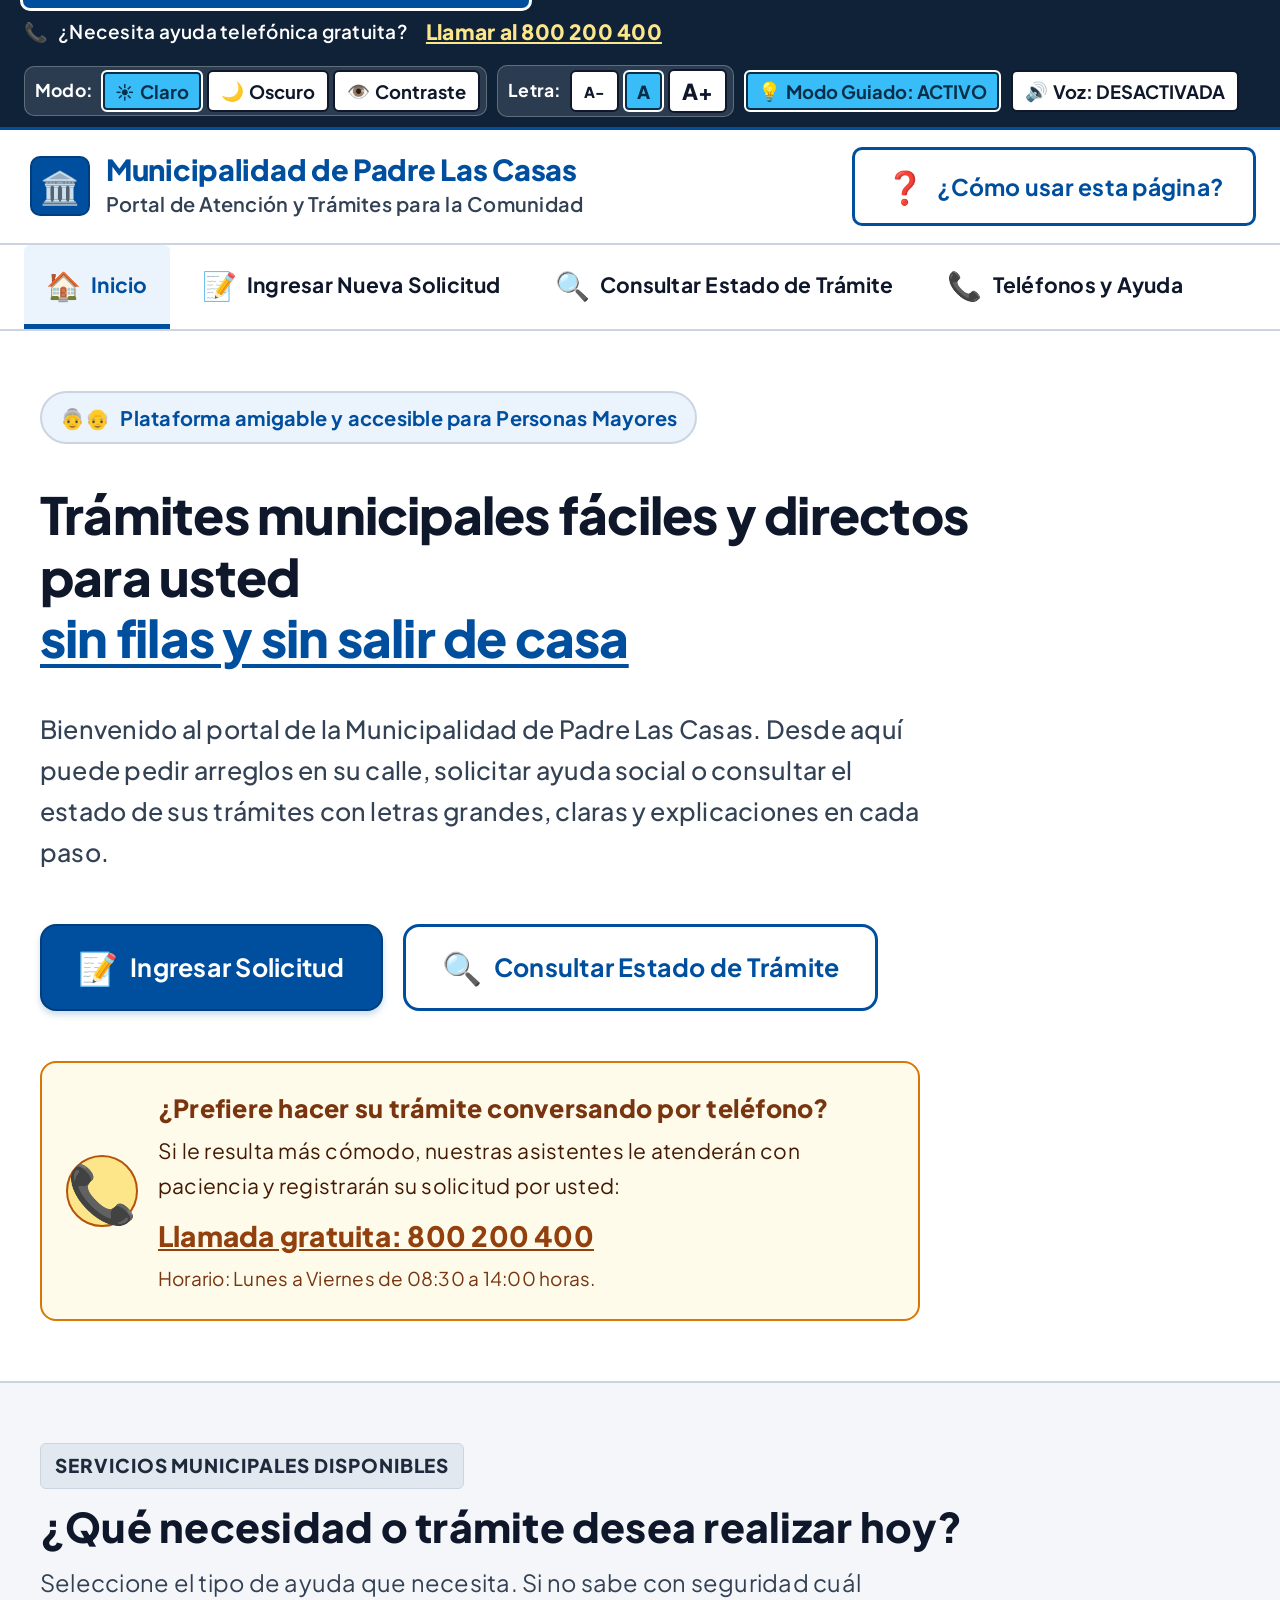
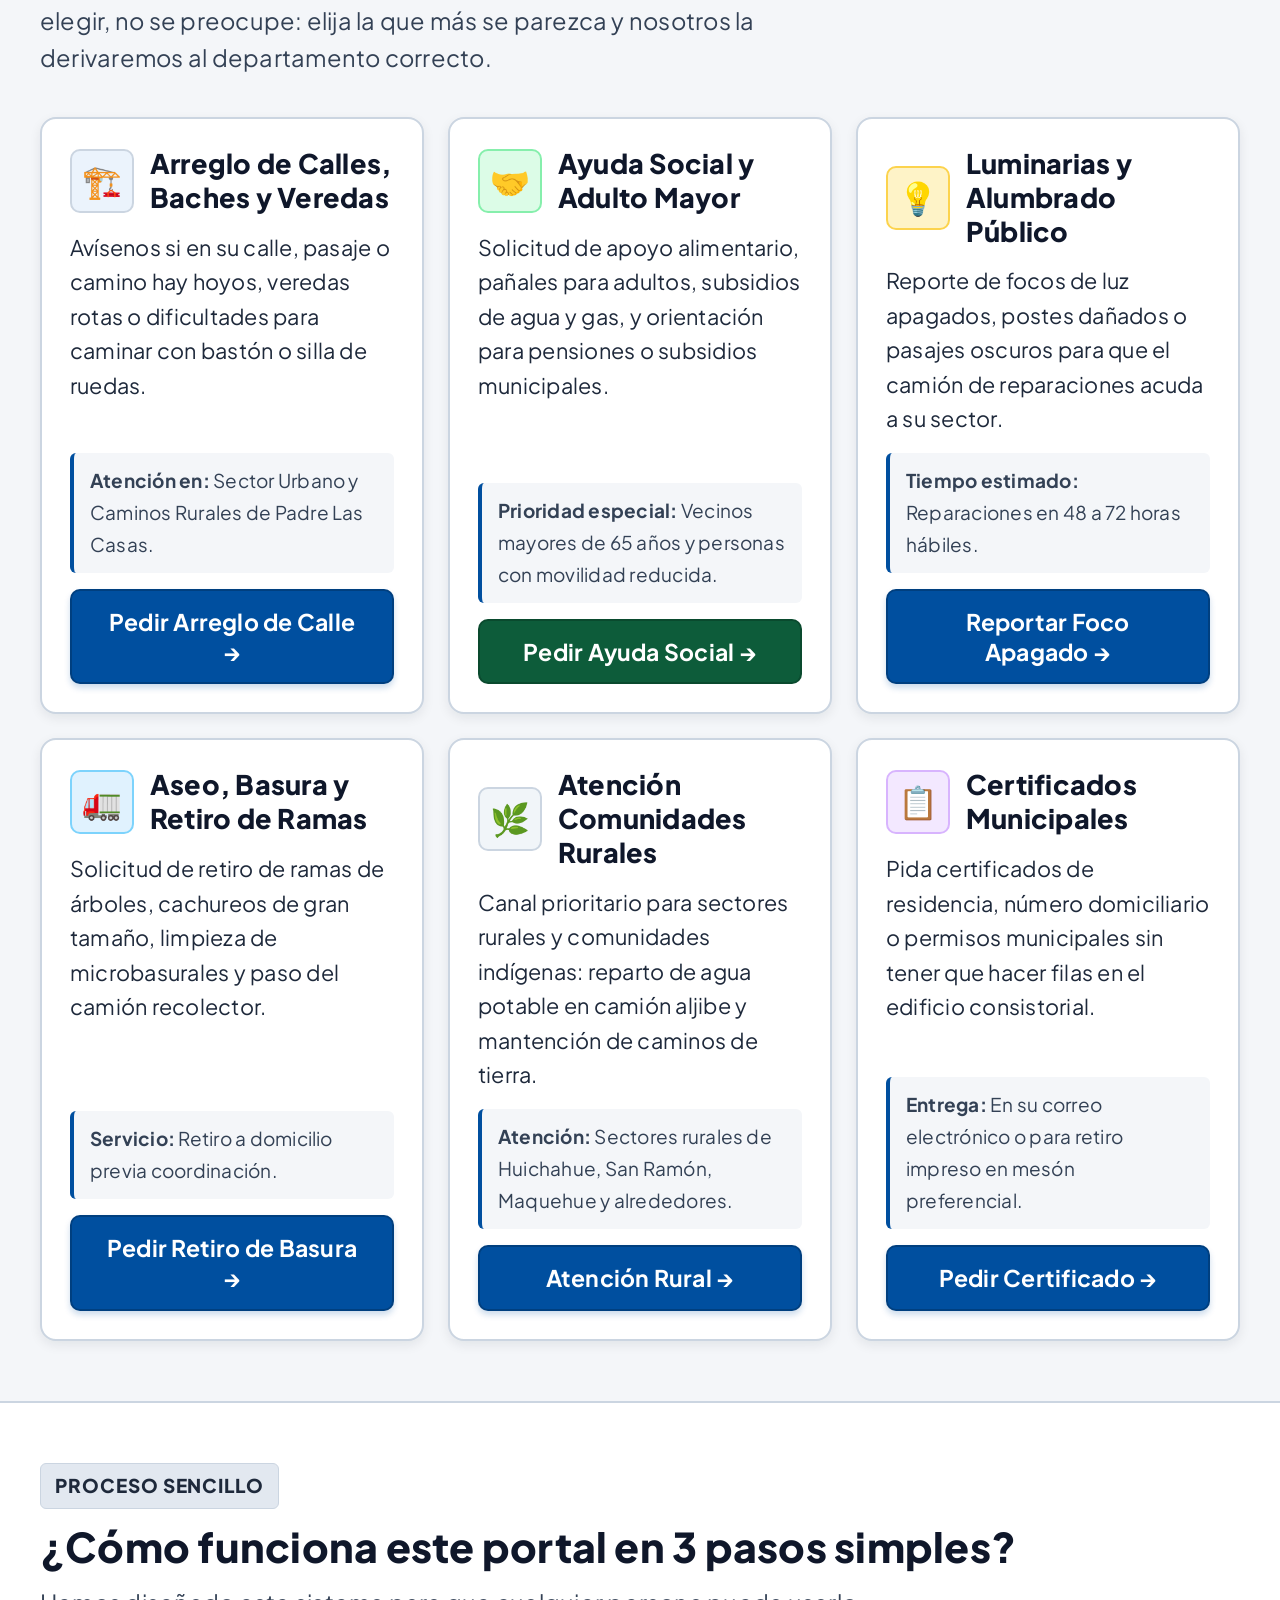
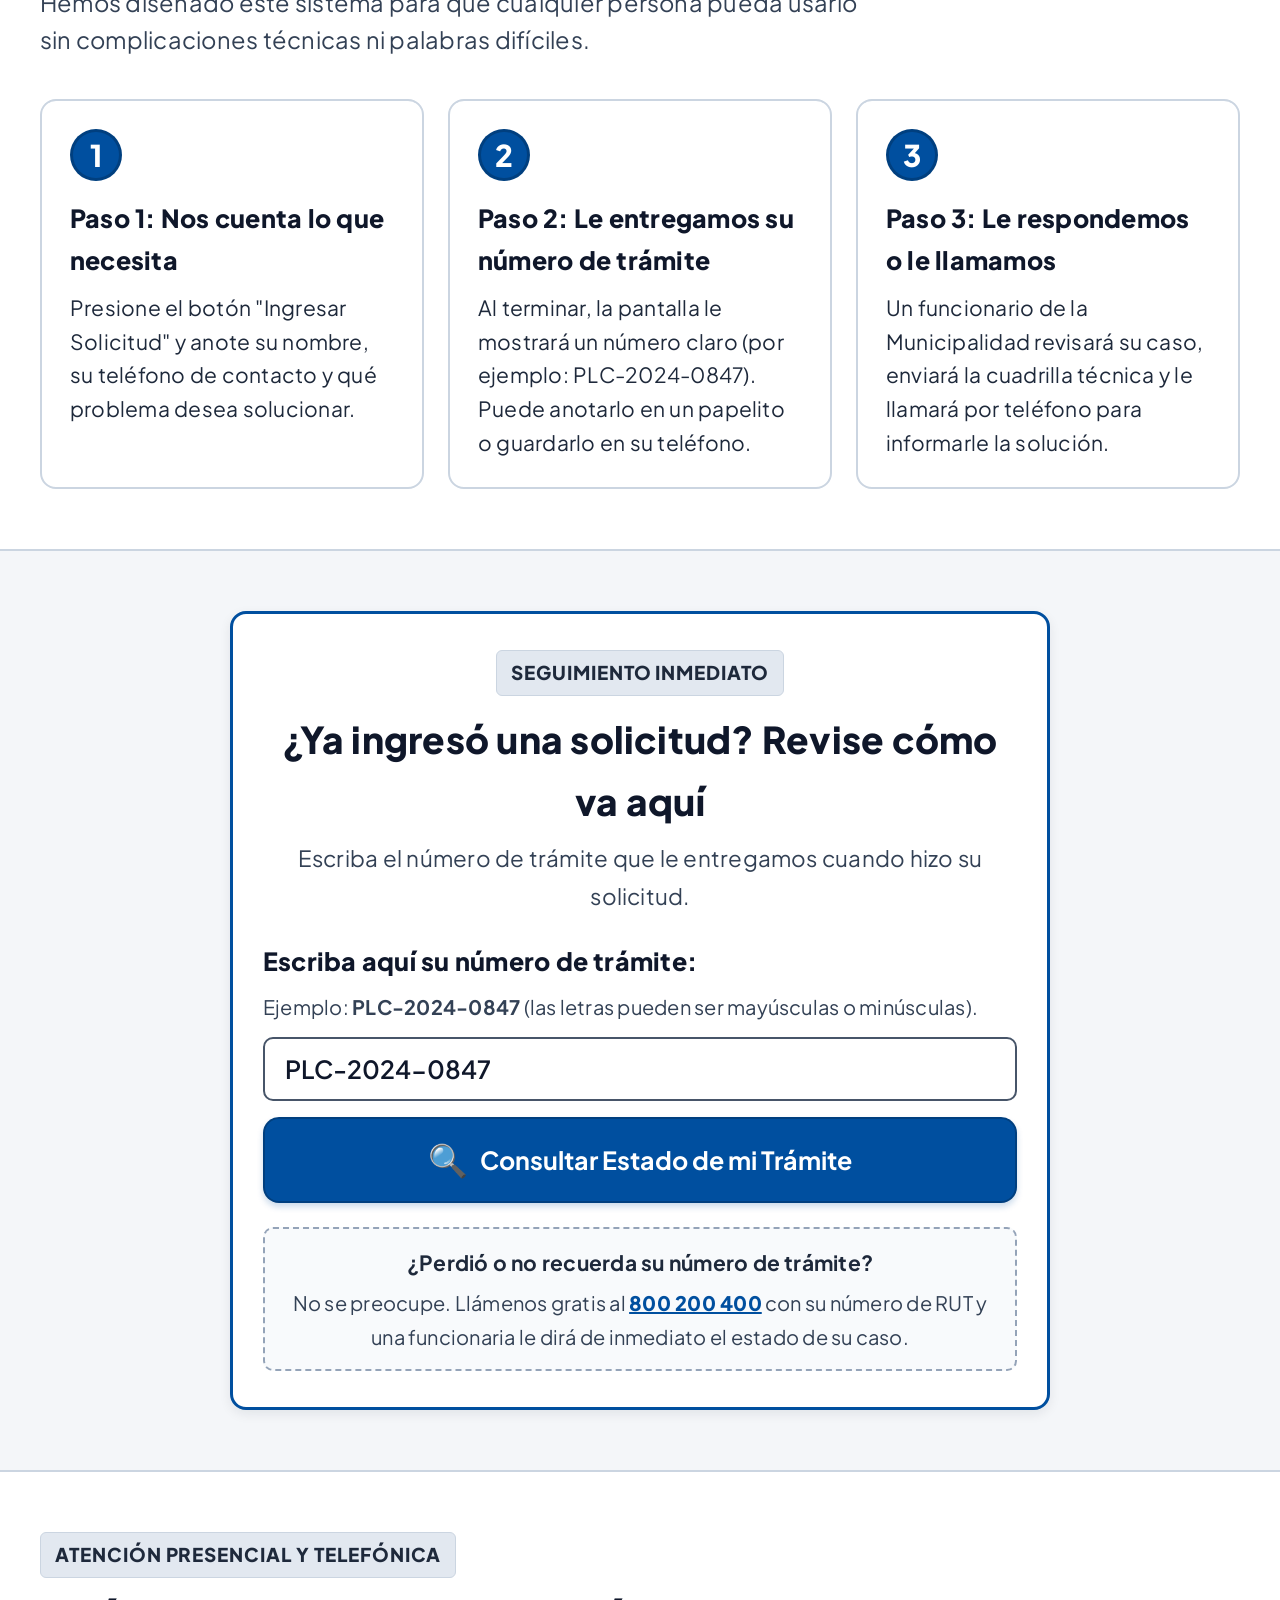
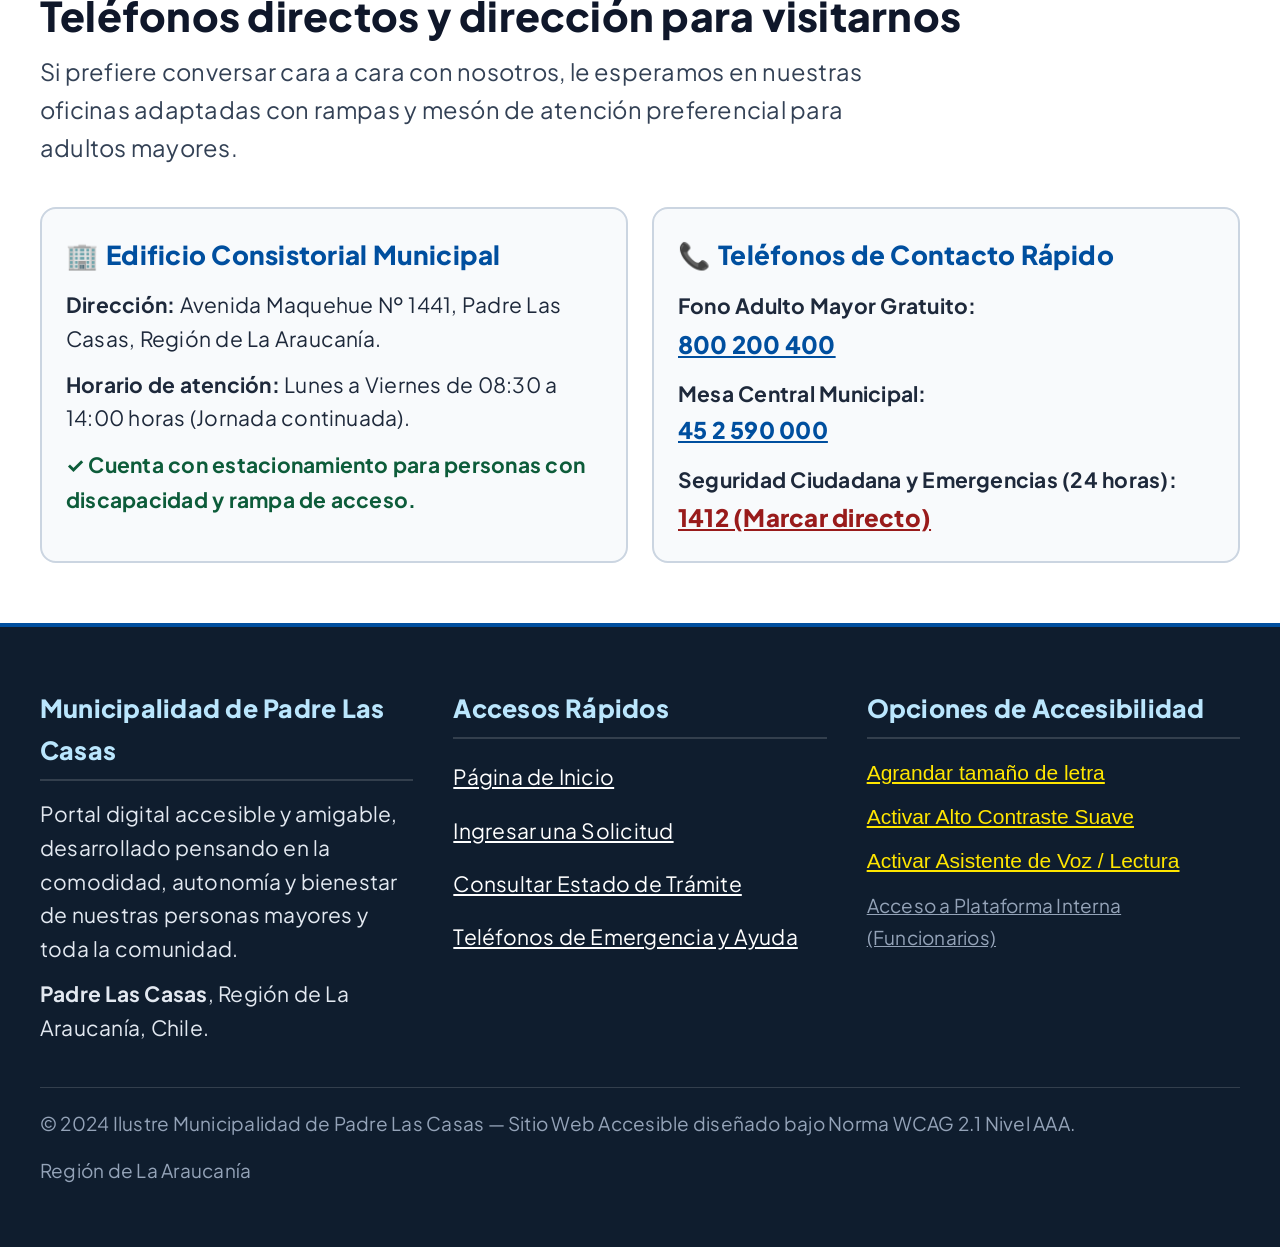
<file: index.html>
<!DOCTYPE html>
<html lang="es" data-font-size="normal">

<head>
  <meta charset="UTF-8">
  <meta name="viewport" content="width=device-width, initial-scale=1.0">
  <title>Municipalidad de Padre Las Casas — Portal Accesible de Atención Ciudadana</title>
  <meta name="description"
        content="Portal de trámites y atención ciudadana de la Municipalidad de Padre Las Casas, diseñado con altos estándares de accesibilidad para personas mayores.">
  <link rel="stylesheet" href="css/style.css">
</head>

<body>

<!-- Enlace de salto accesible para usuarios de teclado y lectores de pantalla -->
<a href="#contenido-principal" class="skip-link">Saltar directamente al contenido principal</a>

<!-- ============================================================
     1. BARRA SUPERIOR DE ACCESIBILIDAD Y AYUDA AL ADULTO MAYOR
     ============================================================ -->
<aside class="accessibility-topbar" aria-label="Herramientas de accesibilidad y ayuda">
  <div class="topbar-container">

    <!-- Fono directo de ayuda gratuita -->
    <div class="topbar-phone">
      <span aria-hidden="true">📞</span>
      <span>¿Necesita ayuda telefónica gratuita?</span>
      <a href="tel:800200400" class="phone-link"
         data-tooltip-what="Número de teléfono gratuito de atención al vecino de Padre Las Casas."
         data-tooltip-action="Al hacer clic desde un celular llamará directamente a un funcionario municipal que le atenderá con gusto.">
        Llamar al 800 200 400
      </a>
    </div>

    <!-- Controles de accesibilidad (Modo Claro/Oscuro, tamaño de letra, voz, modo guiado) -->
    <div class="topbar-controls">

      <!-- Selector de tema (Claro / Oscuro / Alto Contraste Suave) -->
      <div class="theme-selector-group" role="group" aria-label="Cambiar tema visual de la página">
        <span class="theme-group-label">Modo:</span>

        <button type="button" class="btn-toolbar active" id="btn-theme-light" aria-pressed="true"
                data-tooltip-what="Modo Claro: fondo blanco y limpio, ideal para leer con buena luz."
                data-tooltip-action="Al hacer clic, la página se mostrará con fondo claro y letras oscuras de alto contraste.">
          <span aria-hidden="true">☀️</span>
          <span class="toolbar-btn-text">Claro</span>
        </button>

        <button type="button" class="btn-toolbar" id="btn-theme-dark" aria-pressed="false"
                data-tooltip-what="Modo Oscuro: fondo azul noche municipal de la anterior versión con tonos cian."
                data-tooltip-action="Al hacer clic, la página cambiará al fondo azul noche con los colores de la municipalidad.">
          <span aria-hidden="true">🌙</span>
          <span class="toolbar-btn-text">Oscuro</span>
        </button>

        <button type="button" class="btn-toolbar" id="btn-theme-contrast" aria-pressed="false"
                data-tooltip-what="Modo Alto Contraste Suave: letras blancas y crema sobre fondo oscuro, sin colores chillones ni amarillos eléctricos."
                data-tooltip-action="Al hacer clic, activa la máxima legibilidad con tonos cálidos y descansados para la vista.">
          <span aria-hidden="true">👁️</span>
          <span class="toolbar-btn-text">Contraste</span>
        </button>
      </div>

      <!-- Selector de tamaño de letra (A- / Normal / A+) -->
      <div class="font-size-group" role="group" aria-label="Cambiar tamaño de letra">
        <span class="font-group-label" id="font-group-desc">Letra:</span>

        <button type="button" class="btn-toolbar" id="btn-font-decrease" aria-label="Reducir tamaño de letra"
                data-tooltip-what="Botón A menos para achicar la letra del texto."
                data-tooltip-action="Al hacer clic, el tamaño de las letras de toda la página se hará más pequeño.">
          <span aria-hidden="true" style="font-size: 15px; font-weight: 800;">A-</span>
          <span class="sr-only">Reducir letra</span>
        </button>

        <button type="button" class="btn-toolbar" id="btn-font-reset" aria-label="Restablecer tamaño de letra normal"
                data-tooltip-what="Botón para volver al tamaño de letra normal y estándar."
                data-tooltip-action="Al hacer clic, restablece las letras al tamaño inicial recomendado.">
          <span aria-hidden="true" style="font-size: 18px; font-weight: 800;">A</span>
          <span class="sr-only">Letra normal</span>
        </button>

        <button type="button" class="btn-toolbar" id="btn-font-increase" aria-label="Aumentar tamaño de letra"
                data-tooltip-what="Botón A más para agrandar la letra del texto."
                data-tooltip-action="Al hacer clic, todas las letras y palabras se harán más grandes y fáciles de leer.">
          <span aria-hidden="true" style="font-size: 22px; font-weight: 800;">A+</span>
          <span class="sr-only">Aumentar letra</span>
        </button>
      </div>

      <!-- Botón Modo Guiado / Asistente -->
      <button type="button" class="btn-toolbar active" id="btn-toggle-guided" aria-pressed="true"
              data-tooltip-what="Interruptor del Asistente Guiado paso a paso."
              data-tooltip-action="Al hacer clic, activa o desactiva las ayudas amarillas que le explican detalladamente para qué sirve cada parte de la pantalla.">
        <span aria-hidden="true">💡</span>
        <span class="toolbar-btn-text">Modo Guiado: ACTIVO</span>
      </button>

      <!-- Botón Asistente de Voz / Lectura en audio -->
      <button type="button" class="btn-toolbar" id="btn-toggle-voice" aria-pressed="false"
              data-tooltip-what="Interruptor de lectura por voz en audio."
              data-tooltip-action="Al hacer clic, una voz clara en español le leerá en voz alta las explicaciones y los textos de los botones que elija.">
        <span aria-hidden="true">🔊</span>
        <span class="toolbar-btn-text">Voz: DESACTIVADA</span>
      </button>

    </div>
  </div>
</aside>

<!-- Banner de lectura de voz activa (solo visible cuando el asistente habla) -->
<div id="speaking-banner" class="speaking-indicator-banner" style="display: none;" role="status"
     aria-live="assertive">
  <div style="display: flex; align-items: center; gap: 10px;">
    <span aria-hidden="true">🔊</span>
    <span>El asistente de voz está leyendo en este momento...</span>
  </div>
  <button type="button" id="btn-stop-speech" class="btn-stop-audio">
    ⏹️ Detener lectura de voz
  </button>
</div>

<!-- ============================================================
     2. ENCABEZADO PRINCIPAL Y LOGOTIPO MUNICIPAL
     ============================================================ -->
<header class="site-header" role="banner">
  <div class="header-inner">
    <a href="index.html" class="header-brand"
       data-tooltip-what="Logotipo oficial de la Municipalidad de Padre Las Casas."
       data-tooltip-action="Al hacer clic volverá siempre a la pantalla de inicio de este portal.">
      <div class="brand-crest" aria-hidden="true">🏛️</div>
      <div class="brand-text-block">
        <span class="brand-entity">Municipalidad de Padre Las Casas</span>
        <span class="brand-subline">Portal de Atención y Trámites para la Comunidad</span>
      </div>
    </a>

    <!-- Botón de asistencia directa -->
    <div>
      <a href="#ayuda-telefonos" class="btn btn-secondary"
         data-tooltip-what="Enlace directo a los teléfonos y direcciones de ayuda municipal."
         data-tooltip-action="Al hacer clic, la pantalla bajará hasta la lista completa de números telefónicos y horarios de atención presencial.">
        <span class="btn-icon" aria-hidden="true">❓</span>
        <span>¿Cómo usar esta página?</span>
      </a>
    </div>
  </div>
</header>

<!-- ============================================================
     3. MENÚ DE NAVEGACIÓN PRINCIPAL SIMPLIFICADO
     ============================================================ -->
<nav class="main-navigation" aria-label="Menú principal de navegación">
  <div class="nav-container">
    <ul class="nav-list">
      <li>
        <a href="index.html" class="nav-link active" aria-current="page"
           data-tooltip-what="Página principal o portada del portal."
           data-tooltip-action="Al hacer clic irá a la página inicial donde se muestran todos los trámites disponibles.">
          <span class="nav-icon" aria-hidden="true">🏠</span>
          <span>Inicio</span>
        </a>
      </li>
      <li>
        <a href="html/solicitud.html" class="nav-link"
           data-tooltip-what="Página para realizar una petición, solicitud o reclamo a la municipalidad."
           data-tooltip-action="Al hacer clic se abrirá un formulario fácil donde podrá ingresar su solicitud paso a paso.">
          <span class="nav-icon" aria-hidden="true">📝</span>
          <span>Ingresar Nueva Solicitud</span>
        </a>
      </li>
      <li>
        <a href="html/consulta.html" class="nav-link"
           data-tooltip-what="Página para revisar cómo va un trámite que usted ya ingresó anteriormente."
           data-tooltip-action="Al hacer clic podrá ingresar su número de trámite para saber qué departamento lo está revisando y qué respuesta le han dado.">
          <span class="nav-icon" aria-hidden="true">🔍</span>
          <span>Consultar Estado de Trámite</span>
        </a>
      </li>
      <li>
        <a href="#ayuda-telefonos" class="nav-link"
           data-tooltip-what="Sección de contacto, teléfonos y preguntas frecuentes."
           data-tooltip-action="Al hacer clic verá los números de teléfono directo y la dirección para visitarnos en persona si lo prefiere.">
          <span class="nav-icon" aria-hidden="true">📞</span>
          <span>Teléfonos y Ayuda</span>
        </a>
      </li>
    </ul>
  </div>
</nav>

<!-- ============================================================
     4. CONTENIDO PRINCIPAL
     ============================================================ -->
<main id="contenido-principal" role="main">

  <!-- SECCIÓN HERO / BIENVENIDA ACCESIBLE -->
  <section class="hero-section" aria-labelledby="hero-main-title">
    <div class="hero-layout">

      <div class="hero-badge-senior">
        <span aria-hidden="true">👵👴</span>
        <span>Plataforma amigable y accesible para Personas Mayores</span>
      </div>

      <!-- TÍTULO PRINCIPAL: Sólido, oscuro, SIN degradados difusos -->
      <h1 id="hero-main-title" class="hero-title">
        Trámites municipales fáciles y directos para usted
        <span class="hero-title-highlight">sin filas y sin salir de casa</span>
      </h1>

      <p class="hero-description">
        Bienvenido al portal de la Municipalidad de Padre Las Casas. Desde aquí puede pedir arreglos en su calle,
        solicitar ayuda social o consultar el estado de sus trámites con letras grandes, claras y explicaciones en
        cada paso.
      </p>

      <!-- BOTONES DE ACCIÓN GRANDES -->
      <div class="hero-buttons">

        <a href="html/solicitud.html" class="btn btn-primary btn-hero"
           data-tooltip-what="Botón principal para crear una nueva solicitud o reclamo municipal."
           data-tooltip-action="Al hacer clic, se abrirá un formulario claro donde podrá escribir lo que necesita pedir a la municipalidad.">
          <span class="btn-icon" aria-hidden="true">📝</span>
          <span>Ingresar Solicitud</span>
        </a>

        <a href="html/consulta.html" class="btn btn-secondary btn-hero"
           data-tooltip-what="Botón para revisar el estado o avance de una solicitud que ya envió."
           data-tooltip-action="Al hacer clic, podrá ingresar su código de seguimiento para saber qué respuesta le ha dado el equipo municipal.">
          <span class="btn-icon" aria-hidden="true">🔍</span>
          <span>Consultar Estado de Trámite</span>
        </a>

      </div>

      <!-- CAJA DE AYUDA TELEFÓNICA DIRECTA (Para quienes prefieren llamar) -->
      <div class="hero-phone-box" role="region" aria-label="Ayuda telefónica preferencial">
        <div class="phone-box-icon" aria-hidden="true">📞</div>
        <div>
          <h2 class="phone-box-title">¿Prefiere hacer su trámite conversando por teléfono?</h2>
          <p class="phone-box-desc">
            Si le resulta más cómodo, nuestras asistentes le atenderán con paciencia y registrarán su solicitud por
            usted:
          </p>
          <div>
            <a href="tel:800200400" class="phone-number-big"
               data-tooltip-what="Línea telefónica gratuita del programa Adulto Mayor de Padre Las Casas."
               data-tooltip-action="Al hacer clic se iniciará una llamada telefónica gratuita a la municipalidad.">
              Llamada gratuita: 800 200 400
            </a>
            <span style="display: block; font-size: 0.95rem; color: #78350F; margin-top: 4px;">
                Horario: Lunes a Viernes de 08:30 a 14:00 horas.
              </span>
          </div>
        </div>
      </div>

    </div>
  </section>

  <!-- ============================================================
       SECCIÓN SERVICIOS: ¿QUÉ PUEDE PEDIR AQUÍ?
       ============================================================ -->
  <section class="section" aria-labelledby="servicios-heading" style="background-color: var(--bg-page);">
    <div class="section-container">

      <header class="section-header-accessible">
        <span class="section-tag-senior">Servicios Municipales Disponibles</span>
        <h2 id="servicios-heading" class="section-heading">
          ¿Qué necesidad o trámite desea realizar hoy?
        </h2>
        <p class="section-intro">
          Seleccione el tipo de ayuda que necesita. Si no sabe con seguridad cuál elegir, no se preocupe: elija la que
          más se parezca y nosotros la derivaremos al departamento correcto.
        </p>
      </header>

      <div class="services-grid-senior">

        <!-- SERVICIO 1: VIALIDAD Y CALLES -->
        <article class="service-card">
          <div class="service-card-header">
            <div class="service-icon-circle" aria-hidden="true">🏗️</div>
            <h3 class="service-title">Arreglo de Calles, Baches y Veredas</h3>
          </div>
          <p class="service-desc">
            Avísenos si en su calle, pasaje o camino hay hoyos, veredas rotas o dificultades para caminar con bastón o
            silla de ruedas.
          </p>
          <div class="service-examples">
            <strong>Atención en:</strong> Sector Urbano y Caminos Rurales de Padre Las Casas.
          </div>
          <a href="html/solicitud.html?tipo=infraestructura" class="btn btn-primary"
             data-tooltip-what="Botón para pedir arreglo de pavimentos, veredas o caminos."
             data-tooltip-action="Al hacer clic irá directo al formulario con el tema de calles ya seleccionado para facilitarle el trámite.">
            <span>Pedir Arreglo de Calle →</span>
          </a>
        </article>

        <!-- SERVICIO 2: ASISTENCIA SOCIAL Y ADULTO MAYOR -->
        <article class="service-card">
          <div class="service-card-header">
            <div class="service-icon-circle" aria-hidden="true"
                 style="background-color: #DCFCE7; border-color: #86EFAC;">🤝</div>
            <h3 class="service-title">Ayuda Social y Adulto Mayor</h3>
          </div>
          <p class="service-desc">
            Solicitud de apoyo alimentario, pañales para adultos, subsidios de agua y gas, y orientación para
            pensiones o subsidios municipales.
          </p>
          <div class="service-examples">
            <strong>Prioridad especial:</strong> Vecinos mayores de 65 años y personas con movilidad reducida.
          </div>
          <a href="html/solicitud.html?tipo=social" class="btn btn-success"
             data-tooltip-what="Botón para solicitar asistencia social o alimentos."
             data-tooltip-action="Al hacer clic se abrirá el formulario para que una asistente social municipal le contacte.">
            <span>Pedir Ayuda Social →</span>
          </a>
        </article>

        <!-- SERVICIO 3: ALUMBRADO PÚBLICO -->
        <article class="service-card">
          <div class="service-card-header">
            <div class="service-icon-circle" aria-hidden="true"
                 style="background-color: #FEF3C7; border-color: #FCD34D;">💡</div>
            <h3 class="service-title">Luminarias y Alumbrado Público</h3>
          </div>
          <p class="service-desc">
            Reporte de focos de luz apagados, postes dañados o pasajes oscuros para que el camión de reparaciones
            acuda a su sector.
          </p>
          <div class="service-examples">
            <strong>Tiempo estimado:</strong> Reparaciones en 48 a 72 horas hábiles.
          </div>
          <a href="html/solicitud.html?tipo=alumbrado" class="btn btn-primary"
             data-tooltip-what="Botón para reportar focos de luz de la calle apagados o en mal estado."
             data-tooltip-action="Al hacer clic irá al formulario para escribir la calle exacta donde falta iluminación.">
            <span>Reportar Foco Apagado →</span>
          </a>
        </article>

        <!-- SERVICIO 4: ASEO, BASURA Y ESCOMBROS -->
        <article class="service-card">
          <div class="service-card-header">
            <div class="service-icon-circle" aria-hidden="true"
                 style="background-color: #E0F2FE; border-color: #7DD3FC;">🚛</div>
            <h3 class="service-title">Aseo, Basura y Retiro de Ramas</h3>
          </div>
          <p class="service-desc">
            Solicitud de retiro de ramas de árboles, cachureos de gran tamaño, limpieza de microbasurales y paso del
            camión recolector.
          </p>
          <div class="service-examples">
            <strong>Servicio:</strong> Retiro a domicilio previa coordinación.
          </div>
          <a href="html/solicitud.html?tipo=aseo" class="btn btn-primary"
             data-tooltip-what="Botón para pedir retiro de basura voluminosa, ramas o limpieza."
             data-tooltip-action="Al hacer clic podrá solicitar que el personal municipal retire desechos de su casa.">
            <span>Pedir Retiro de Basura →</span>
          </a>
        </article>

        <!-- SERVICIO 5: COMUNIDADES RURALES -->
        <article class="service-card">
          <div class="service-card-header">
            <div class="service-icon-circle" aria-hidden="true"
                 style="background-color: #F1F5F9; border-color: #CBD5E1;">🌿</div>
            <h3 class="service-title">Atención Comunidades Rurales</h3>
          </div>
          <p class="service-desc">
            Canal prioritario para sectores rurales y comunidades indígenas: reparto de agua potable en camión aljibe
            y mantención de caminos de tierra.
          </p>
          <div class="service-examples">
            <strong>Atención:</strong> Sectores rurales de Huichahue, San Ramón, Maquehue y alrededores.
          </div>
          <a href="html/solicitud.html?tipo=rural" class="btn btn-primary"
             data-tooltip-what="Botón para trámites específicos del sector rural."
             data-tooltip-action="Al hacer clic irá al formulario diseñado para comunidades rurales y agua potable.">
            <span>Atención Rural →</span>
          </a>
        </article>

        <!-- SERVICIO 6: CERTIFICADOS Y DOCUMENTOS -->
        <article class="service-card">
          <div class="service-card-header">
            <div class="service-icon-circle" aria-hidden="true"
                 style="background-color: #F3E8FF; border-color: #D8B4FE;">📋</div>
            <h3 class="service-title">Certificados Municipales</h3>
          </div>
          <p class="service-desc">
            Pida certificados de residencia, número domiciliario o permisos municipales sin tener que hacer filas en
            el edificio consistorial.
          </p>
          <div class="service-examples">
            <strong>Entrega:</strong> En su correo electrónico o para retiro impreso en mesón preferencial.
          </div>
          <a href="html/solicitud.html?tipo=certificados" class="btn btn-primary"
             data-tooltip-what="Botón para solicitar certificados y papeles municipales."
             data-tooltip-action="Al hacer clic podrá elegir qué certificado necesita que le preparemos.">
            <span>Pedir Certificado →</span>
          </a>
        </article>

      </div>

    </div>
  </section>

  <!-- ============================================================
       SECCIÓN ¿CÓMO FUNCIONA? (PASO A PASO EXPLICADO)
       ============================================================ -->
  <section class="section" aria-labelledby="pasos-heading"
           style="background-color: #FFFFFF; border-top: 2px solid var(--border-subtle); border-bottom: 2px solid var(--border-subtle);">
    <div class="section-container">

      <header class="section-header-accessible">
        <span class="section-tag-senior">Proceso Sencillo</span>
        <h2 id="pasos-heading" class="section-heading">
          ¿Cómo funciona este portal en 3 pasos simples?
        </h2>
        <p class="section-intro">
          Hemos diseñado este sistema para que cualquier persona pueda usarlo sin complicaciones técnicas ni palabras
          difíciles.
        </p>
      </header>

      <div class="steps-container-senior">

        <div class="step-card-senior">
          <div class="step-number-circle" aria-hidden="true">1</div>
          <h3 class="step-card-title">Paso 1: Nos cuenta lo que necesita</h3>
          <p class="step-card-desc">
            Presione el botón "Ingresar Solicitud" y anote su nombre, su teléfono de contacto y qué problema desea
            solucionar.
          </p>
        </div>

        <div class="step-card-senior">
          <div class="step-number-circle" aria-hidden="true">2</div>
          <h3 class="step-card-title">Paso 2: Le entregamos su número de trámite</h3>
          <p class="step-card-desc">
            Al terminar, la pantalla le mostrará un número claro (por ejemplo: PLC-2024-0847). Puede anotarlo en un
            papelito o guardarlo en su teléfono.
          </p>
        </div>

        <div class="step-card-senior">
          <div class="step-number-circle" aria-hidden="true">3</div>
          <h3 class="step-card-title">Paso 3: Le respondemos o le llamamos</h3>
          <p class="step-card-desc">
            Un funcionario de la Municipalidad revisará su caso, enviará la cuadrilla técnica y le llamará por
            teléfono para informarle la solución.
          </p>
        </div>

      </div>

    </div>
  </section>

  <!-- ============================================================
       SECCIÓN CONSULTA RÁPIDA DE TICKET / SEGUIMIENTO
       ============================================================ -->
  <section class="section" aria-labelledby="consulta-rapida-heading" style="background-color: var(--bg-page);">
    <div class="section-container">

      <div class="status-lookup-card">
        <header style="text-align: center; margin-bottom: 24px;">
          <span class="section-tag-senior">Seguimiento Inmediato</span>
          <h2 id="consulta-rapida-heading"
              style="font-size: 1.85rem; font-weight: 800; color: var(--text-main); margin-bottom: 8px;">
            ¿Ya ingresó una solicitud? Revise cómo va aquí
          </h2>
          <p style="font-size: 1.12rem; color: var(--text-muted);">
            Escriba el número de trámite que le entregamos cuando hizo su solicitud.
          </p>
        </header>

        <form action="html/consulta.html" method="GET" class="input-with-button">
          <div>
            <label for="numero-ticket-input" class="form-label-senior">
              Escriba aquí su número de trámite:
            </label>
            <p id="ticket-help-text" class="form-help-text">
              Ejemplo: <strong>PLC-2024-0847</strong> (las letras pueden ser mayúsculas o minúsculas).
            </p>
            <input type="text" id="numero-ticket-input" name="codigo" class="form-control-senior"
                   placeholder="Escriba aquí, por ejemplo: PLC-2024-0847" value="PLC-2024-0847"
                   aria-describedby="ticket-help-text"
                   data-tooltip-what="Casillero de texto para escribir el número o código de su trámite."
                   data-tooltip-action="Escriba con el teclado su código de ticket. Si no lo recuerda, puede llamarnos al 800 200 400.">
          </div>

          <button type="submit" class="btn btn-primary btn-hero" style="width: 100%; justify-content: center;"
                  data-tooltip-what="Botón para buscar y consultar la respuesta de la municipalidad."
                  data-tooltip-action="Al hacer clic se buscará su trámite y le mostrará en letras grandes si ya fue resuelto o si está en revisión.">
            <span class="btn-icon" aria-hidden="true">🔍</span>
            <span>Consultar Estado de mi Trámite</span>
          </button>
        </form>

        <div
                style="background-color: #F8FAFC; border: 2px dashed #94A3B8; border-radius: var(--radius-md); padding: 16px; margin-top: 24px; text-align: center;">
          <p style="font-size: 1.05rem; color: var(--text-body); margin-bottom: 6px;">
            <strong>¿Perdió o no recuerda su número de trámite?</strong>
          </p>
          <p style="font-size: 1rem; color: var(--text-muted);">
            No se preocupe. Llámenos gratis al <a href="tel:800200400"
                                                  style="font-weight: 800; color: var(--color-primary); text-decoration: underline;">800 200 400</a> con
            su número de RUT y una funcionaria le dirá de inmediato el estado de su caso.
          </p>
        </div>

      </div>

    </div>
  </section>

  <!-- ============================================================
       SECCIÓN TELÉFONOS Y DIRECCIONES DE AYUDA (ACCESIBLE)
       ============================================================ -->
  <section id="ayuda-telefonos" class="section" aria-labelledby="telefonos-heading"
           style="background-color: #FFFFFF; border-top: 2px solid var(--border-subtle);">
    <div class="section-container">

      <header class="section-header-accessible">
        <span class="section-tag-senior">Atención Presencial y Telefónica</span>
        <h2 id="telefonos-heading" class="section-heading">
          Teléfonos directos y dirección para visitarnos
        </h2>
        <p class="section-intro">
          Si prefiere conversar cara a cara con nosotros, le esperamos en nuestras oficinas adaptadas con rampas y
          mesón de atención preferencial para adultos mayores.
        </p>
      </header>

      <div style="display: grid; grid-template-columns: repeat(auto-fit, minmax(320px, 1fr)); gap: 24px;">

        <div
                style="background-color: #F8FAFC; border: 2.5px solid #CBD5E1; border-radius: var(--radius-lg); padding: 24px;">
          <h3
                  style="font-size: 1.3rem; font-weight: 800; color: var(--color-primary); margin-bottom: 12px; display: flex; align-items: center; gap: 8px;">
            <span aria-hidden="true">🏢</span> Edificio Consistorial Municipal
          </h3>
          <p style="font-size: 1.05rem; line-height: 1.6; color: var(--text-body); margin-bottom: 12px;">
            <strong>Dirección:</strong> Avenida Maquehue Nº 1441, Padre Las Casas, Región de La Araucanía.
          </p>
          <p style="font-size: 1.05rem; line-height: 1.6; color: var(--text-body); margin-bottom: 12px;">
            <strong>Horario de atención:</strong> Lunes a Viernes de 08:30 a 14:00 horas (Jornada continuada).
          </p>
          <p style="font-size: 1.05rem; color: var(--color-secondary); font-weight: 700;">
            ✓ Cuenta con estacionamiento para personas con discapacidad y rampa de acceso.
          </p>
        </div>

        <div
                style="background-color: #F8FAFC; border: 2.5px solid #CBD5E1; border-radius: var(--radius-lg); padding: 24px;">
          <h3
                  style="font-size: 1.3rem; font-weight: 800; color: var(--color-primary); margin-bottom: 12px; display: flex; align-items: center; gap: 8px;">
            <span aria-hidden="true">📞</span> Teléfonos de Contacto Rápido
          </h3>
          <ul style="list-style: none; display: flex; flex-direction: column; gap: 12px; font-size: 1.05rem;">
            <li>
              <strong>Fono Adulto Mayor Gratuito:</strong><br>
              <a href="tel:800200400"
                 style="color: var(--color-primary); font-weight: 800; font-size: 1.2rem; text-decoration: underline;">
                800 200 400
              </a>
            </li>
            <li>
              <strong>Mesa Central Municipal:</strong><br>
              <a href="tel:+56452590000"
                 style="color: var(--color-primary); font-weight: 800; font-size: 1.15rem; text-decoration: underline;">
                45 2 590 000
              </a>
            </li>
            <li>
              <strong>Seguridad Ciudadana y Emergencias (24 horas):</strong><br>
              <a href="tel:1412"
                 style="color: var(--color-danger); font-weight: 800; font-size: 1.2rem; text-decoration: underline;">
                1412 (Marcar directo)
              </a>
            </li>
          </ul>
        </div>

      </div>

    </div>
  </section>

</main>

<!-- ============================================================
     5. PIE DE PÁGINA ACCESIBLE
     ============================================================ -->
<footer class="site-footer-senior" role="contentinfo">
  <div class="footer-inner-senior">

    <div>
      <h3 class="footer-col-title">Municipalidad de Padre Las Casas</h3>
      <p class="footer-text">
        Portal digital accesible y amigable, desarrollado pensando en la comodidad, autonomía y bienestar de nuestras
        personas mayores y toda la comunidad.
      </p>
      <p class="footer-text">
        <strong>Padre Las Casas</strong>, Región de La Araucanía, Chile.
      </p>
    </div>

    <div>
      <h3 class="footer-col-title">Accesos Rápidos</h3>
      <ul class="footer-links-list">
        <li class="footer-link-item"><a href="index.html">Página de Inicio</a></li>
        <li class="footer-link-item"><a href="html/solicitud.html">Ingresar una Solicitud</a></li>
        <li class="footer-link-item"><a href="html/consulta.html">Consultar Estado de Trámite</a></li>
        <li class="footer-link-item"><a href="#ayuda-telefonos">Teléfonos de Emergencia y Ayuda</a></li>
      </ul>
    </div>

    <div>
      <h3 class="footer-col-title">Opciones de Accesibilidad</h3>
      <ul class="footer-links-list">
        <li class="footer-link-item">
          <button type="button" onclick="window.increaseFontSize()"
                  style="background: none; border: none; color: #FFE600; text-decoration: underline; font-size: 1.05rem; cursor: pointer;">
            Agrandar tamaño de letra
          </button>
        </li>
        <li class="footer-link-item">
          <button type="button" onclick="window.toggleHighContrast()"
                  style="background: none; border: none; color: #FFE600; text-decoration: underline; font-size: 1.05rem; cursor: pointer;">
            Activar Alto Contraste Suave
          </button>
        </li>
        <li class="footer-link-item">
          <button type="button" onclick="window.toggleVoice()"
                  style="background: none; border: none; color: #FFE600; text-decoration: underline; font-size: 1.05rem; cursor: pointer;">
            Activar Asistente de Voz / Lectura
          </button>
        </li>
        <li class="footer-link-item">
          <a href="html/login.html" style="color: #94A3B8; font-size: 0.95rem;">Acceso a Plataforma Interna
            (Funcionarios)</a>
        </li>
      </ul>
    </div>

  </div>

  <div class="footer-bottom-bar">
      <span>© 2024 Ilustre Municipalidad de Padre Las Casas — Sitio Web Accesible diseñado bajo Norma WCAG 2.1 Nivel
        AAA.</span>
    <span>Región de La Araucanía</span>
  </div>
</footer>

<!-- Script del sistema integral de accesibilidad y tooltips explicativos -->
<script src="js/accessibility.js"></script>

</body>

</html>
</file>
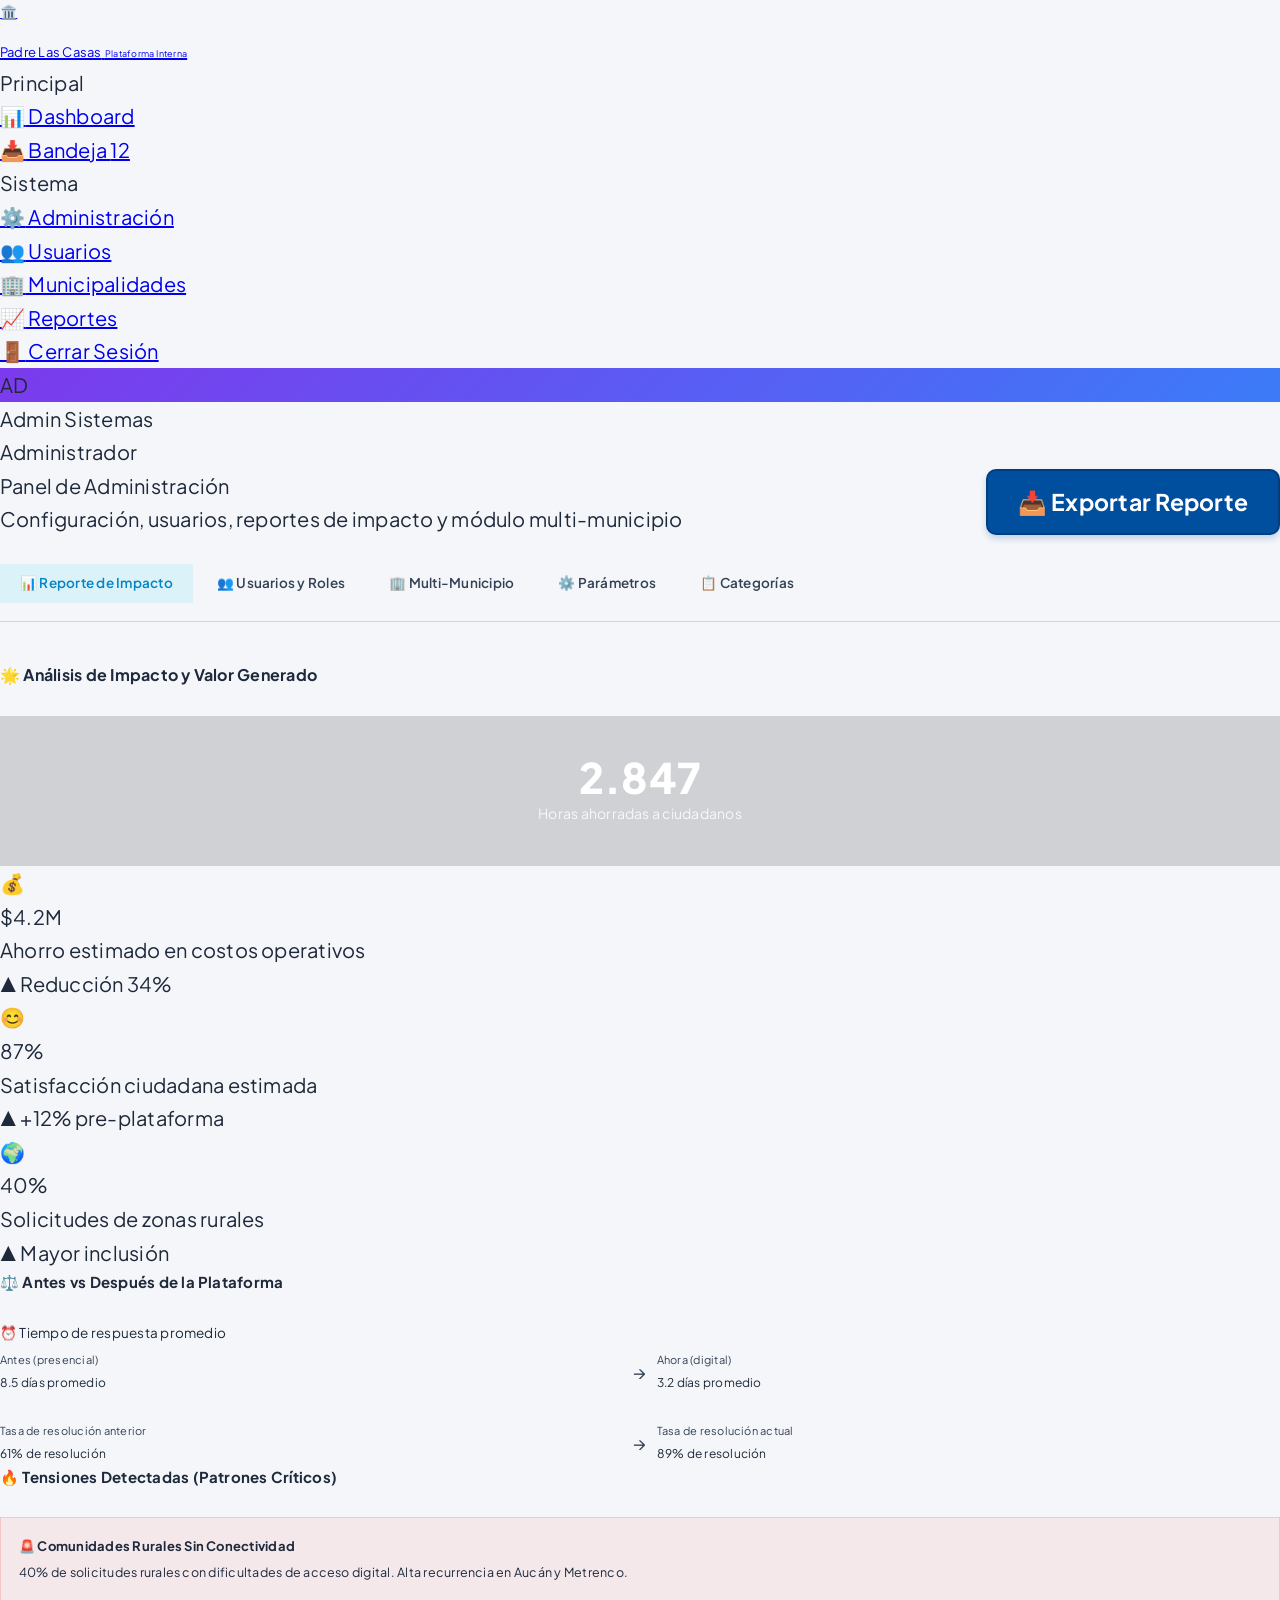
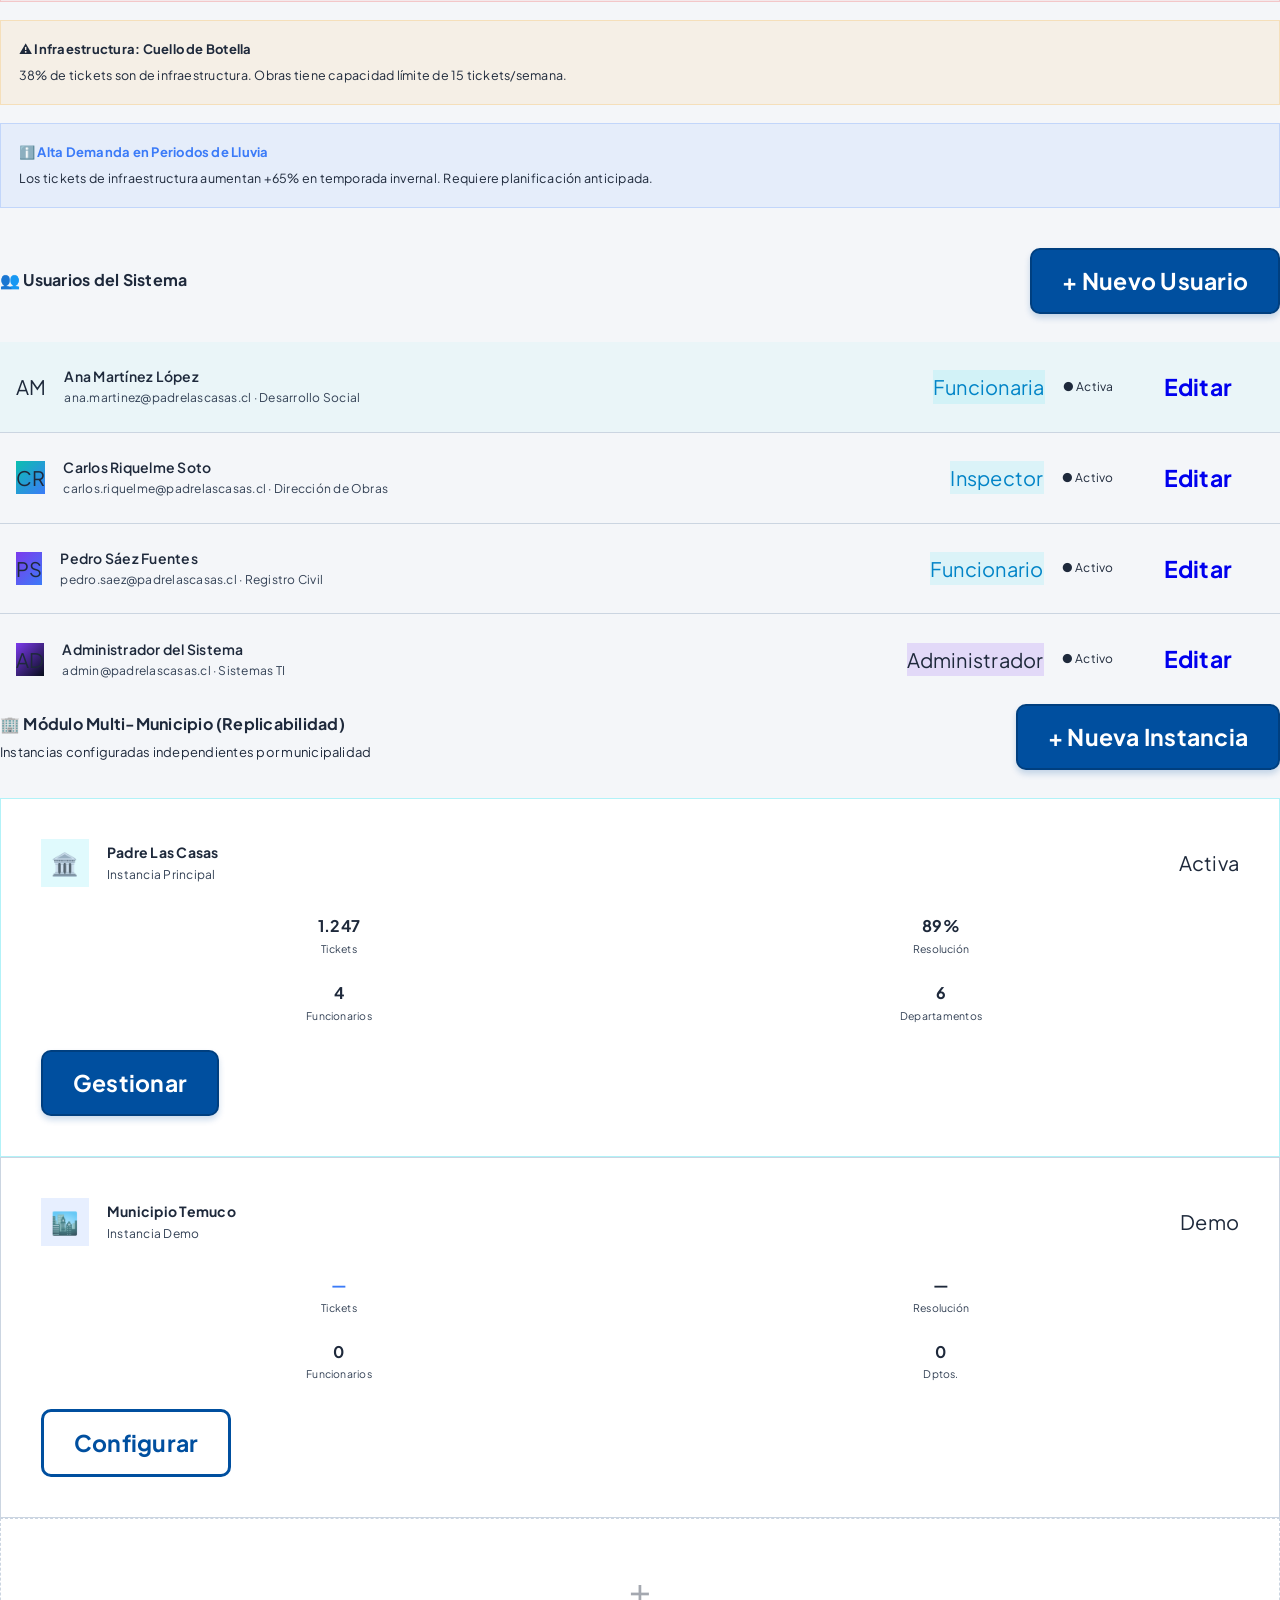
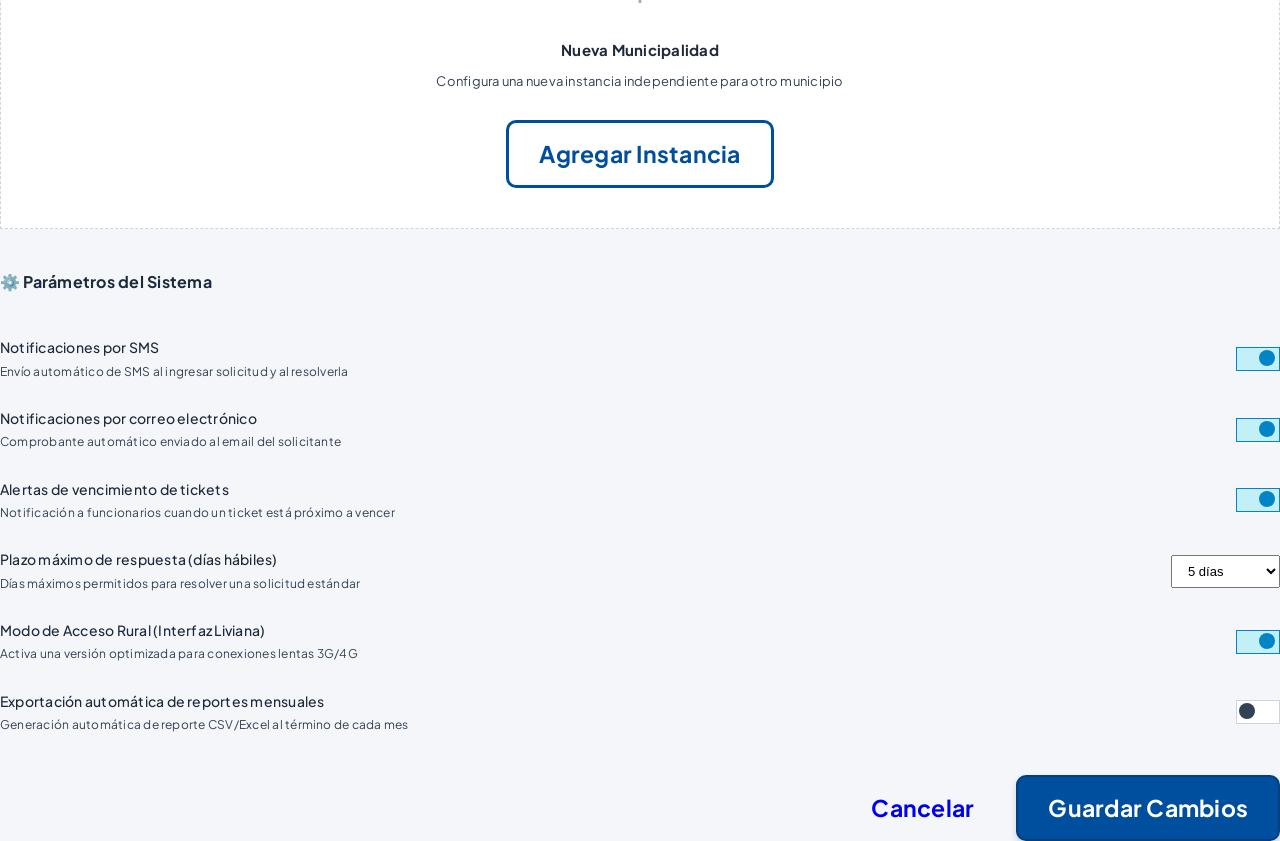
<file: html/admin.html>
<!DOCTYPE html>
<html lang="es">
<head>
  <meta charset="UTF-8">
  <meta name="viewport" content="width=device-width, initial-scale=1.0">
  <title>Administración del Sistema — Plataforma Municipal Padre Las Casas</title>
  <link rel="stylesheet" href="../css/style.css">
  <style>
    .admin-tabs { display: flex; gap: 4px; margin-bottom: var(--sp-xl); border-bottom: 1px solid var(--border); padding-bottom: var(--sp-md); }
    .a-tab { padding: 8px 20px; border-radius: var(--r-full); font-size: 13.5px; font-weight: 600; color: var(--text-muted); text-decoration: none; transition: all var(--transition); }
    .a-tab.active { background: rgba(0,212,232,0.1); color: var(--accent-cyan); }
    .a-tab:hover  { color: var(--text-primary); background: rgba(255,255,255,0.05); }
    .impact-box { background: var(--gradient-main); border-radius: var(--r-xl); padding: var(--sp-xl); color: #fff; text-align: center; position: relative; overflow: hidden; }
    .impact-box::before { content:''; position:absolute; inset:0; background:rgba(0,0,0,0.15); }
    .impact-box > * { position: relative; z-index: 1; }
    .impact-val { font-family: var(--font-brand); font-size: 42px; font-weight: 900; line-height: 1; }
    .impact-label { font-size: 14px; opacity: 0.85; margin-top: 4px; }
    .tenant-card { background: var(--bg-card); border: 1px solid var(--border); border-radius: var(--r-xl); padding: var(--sp-xl); transition: all var(--transition); }
    .tenant-card:hover { border-color: var(--border-hover); }
    .tenant-header { display: flex; align-items: center; gap: var(--sp-md); margin-bottom: var(--sp-md); }
    .tenant-logo { width: 48px; height: 48px; border-radius: var(--r-md); display: flex; align-items: center; justify-content: center; font-size: 22px; }
    .tenant-stats { display: grid; grid-template-columns: 1fr 1fr; gap: 6px; margin-top: var(--sp-md); }
    .t-stat { background: var(--bg-surface); border-radius: var(--r-sm); padding: 8px; text-align: center; }
    .t-stat-v { font-family: var(--font-brand); font-size: 16px; font-weight: 700; }
    .t-stat-l { font-size: 10.5px; color: var(--text-muted); }
    .param-row { display: flex; justify-content: space-between; align-items: center; padding: 12px 0; border-bottom: 1px solid rgba(255,255,255,0.04); }
    .param-row:last-child { border-bottom: none; }
    .param-label { font-size: 14px; font-weight: 500; }
    .param-desc  { font-size: 12px; color: var(--text-muted); margin-top: 2px; }
    /* Toggle switch (CSS only) */
    .toggle { position: relative; width: 44px; height: 24px; }
    .toggle input { display: none; }
    .toggle-slider { position: absolute; inset: 0; background: var(--bg-surface); border-radius: var(--r-full); border: 1.5px solid var(--border); cursor: pointer; transition: all 0.3s; }
    .toggle-slider::before { content: ''; position: absolute; width: 16px; height: 16px; border-radius: 50%; background: var(--text-muted); top: 2px; left: 2px; transition: all 0.3s; }
    .toggle input:checked + .toggle-slider { background: rgba(0,212,232,0.2); border-color: var(--accent-cyan); }
    .toggle input:checked + .toggle-slider::before { background: var(--accent-cyan); transform: translateX(20px); }
    .user-table-row { display: flex; align-items: center; gap: var(--sp-md); padding: 12px 16px; border-radius: var(--r-md); transition: background var(--transition); }
    .user-table-row:hover { background: rgba(0,212,232,0.04); }
  </style>
</head>
<body>
<div class="bg-mesh"></div>

<div class="app-layout">

  <!-- SIDEBAR -->
  <aside class="sidebar">
    <a href="../index.html" class="sidebar-brand">
      <div class="brand-icon" style="width:32px;height:32px;font-size:14px;">🏛️</div>
      <div class="brand-text">
        <span class="brand-name" style="font-size:13px;">Padre Las Casas</span>
        <span class="brand-sub" style="font-size:9px;">Plataforma Interna</span>
      </div>
    </a>
    <div class="sidebar-section">
      <div class="sidebar-section-title">Principal</div>
      <ul class="sidebar-nav">
        <li><a href="dashboard.html" class="sidebar-link"><span class="s-icon">📊</span> Dashboard</a></li>
        <li><a href="bandeja.html" class="sidebar-link"><span class="s-icon">📥</span> Bandeja <span class="s-badge">12</span></a></li>
      </ul>
    </div>
    <div class="sidebar-section">
      <div class="sidebar-section-title">Sistema</div>
      <ul class="sidebar-nav">
        <li><a href="admin.html" class="sidebar-link active"><span class="s-icon">⚙️</span> Administración</a></li>
        <li><a href="admin.html" class="sidebar-link"><span class="s-icon">👥</span> Usuarios</a></li>
        <li><a href="admin.html" class="sidebar-link"><span class="s-icon">🏢</span> Municipalidades</a></li>
        <li><a href="admin.html" class="sidebar-link"><span class="s-icon">📈</span> Reportes</a></li>
        <li><a href="login.html" class="sidebar-link"><span class="s-icon">🚪</span> Cerrar Sesión</a></li>
      </ul>
    </div>
    <div class="sidebar-footer">
      <div class="user-chip">
        <div class="user-avatar" style="background:linear-gradient(135deg,#7C3AED,#3B7BF8);">AD</div>
        <div class="user-info">
          <div class="user-name">Admin Sistemas</div>
          <div class="user-role">Administrador</div>
        </div>
      </div>
    </div>
  </aside>

  <!-- MAIN -->
  <main class="main-content">

    <!-- Header -->
    <div style="display:flex; justify-content:space-between; align-items:center; margin-bottom:var(--sp-lg);">
      <div class="page-header" style="margin:0;">
        <div class="page-title">Panel de Administración</div>
        <div class="page-subtitle">Configuración, usuarios, reportes de impacto y módulo multi-municipio</div>
      </div>
      <div style="display:flex; gap:var(--sp-sm);">
        <a href="#" class="btn btn-primary btn-sm">📥 Exportar Reporte</a>
      </div>
    </div>

    <!-- ADMIN TABS -->
    <div class="admin-tabs">
      <a href="#" class="a-tab active">📊 Reporte de Impacto</a>
      <a href="#" class="a-tab">👥 Usuarios y Roles</a>
      <a href="#" class="a-tab">🏢 Multi-Municipio</a>
      <a href="#" class="a-tab">⚙️ Parámetros</a>
      <a href="#" class="a-tab">📋 Categorías</a>
    </div>

    <!-- ===== REPORTE DE IMPACTO ===== -->
    <div style="margin-bottom:var(--sp-xl);">
      <div style="font-family:var(--font-brand); font-size:16px; font-weight:700; margin-bottom:var(--sp-lg);">🌟 Análisis de Impacto y Valor Generado</div>

      <!-- IMPACT BOXES -->
      <div class="grid-4 mb-lg">
        <div class="impact-box">
          <div class="impact-val">2.847</div>
          <div class="impact-label">Horas ahorradas a ciudadanos</div>
        </div>
        <div class="stat-card cyan">
          <div class="stat-icon cyan">💰</div>
          <div class="stat-value">$4.2M</div>
          <div class="stat-label">Ahorro estimado en costos operativos</div>
          <div class="stat-change up">▲ Reducción 34%</div>
        </div>
        <div class="stat-card green">
          <div class="stat-icon green">😊</div>
          <div class="stat-value">87%</div>
          <div class="stat-label">Satisfacción ciudadana estimada</div>
          <div class="stat-change up">▲ +12% pre-plataforma</div>
        </div>
        <div class="stat-card purple">
          <div class="stat-icon purple">🌍</div>
          <div class="stat-value">40%</div>
          <div class="stat-label">Solicitudes de zonas rurales</div>
          <div class="stat-change up">▲ Mayor inclusión</div>
        </div>
      </div>

      <!-- Comparativo -->
      <div class="grid-2 mb-lg">
        <div class="card">
          <div style="font-family:var(--font-brand); font-size:15px; font-weight:700; margin-bottom:var(--sp-lg);">⚖️ Antes vs Después de la Plataforma</div>
          <div style="display:flex; flex-direction:column; gap:var(--sp-lg);">
            <div>
              <div style="display:flex; justify-content:space-between; margin-bottom:6px; font-size:13.5px;">
                <span>⏰ Tiempo de respuesta promedio</span>
              </div>
              <div style="display:flex; gap:var(--sp-sm); align-items:center;">
                <div style="flex:1;">
                  <div style="font-size:11px; color:var(--text-muted); margin-bottom:4px;">Antes (presencial)</div>
                  <div class="progress-bar-wrap"><div class="progress-bar" style="width:100%; background:linear-gradient(90deg,var(--danger),#F87171);"></div></div>
                  <div style="font-size:12px; color:var(--danger); margin-top:3px;">8.5 días promedio</div>
                </div>
                <span style="color:var(--text-muted); font-size:18px;">→</span>
                <div style="flex:1;">
                  <div style="font-size:11px; color:var(--text-muted); margin-bottom:4px;">Ahora (digital)</div>
                  <div class="progress-bar-wrap"><div class="progress-bar" style="width:38%;"></div></div>
                  <div style="font-size:12px; color:var(--success); margin-top:3px;">3.2 días promedio</div>
                </div>
              </div>
            </div>
            <div>
              <div style="display:flex; gap:var(--sp-sm); align-items:center;">
                <div style="flex:1;">
                  <div style="font-size:11px; color:var(--text-muted); margin-bottom:4px;">Tasa de resolución anterior</div>
                  <div class="progress-bar-wrap"><div class="progress-bar" style="width:61%; background:linear-gradient(90deg,var(--warning),#F59E0B);"></div></div>
                  <div style="font-size:12px; color:var(--warning); margin-top:3px;">61% de resolución</div>
                </div>
                <span style="color:var(--text-muted); font-size:18px;">→</span>
                <div style="flex:1;">
                  <div style="font-size:11px; color:var(--text-muted); margin-bottom:4px;">Tasa de resolución actual</div>
                  <div class="progress-bar-wrap"><div class="progress-bar" style="width:89%;"></div></div>
                  <div style="font-size:12px; color:var(--success); margin-top:3px;">89% de resolución</div>
                </div>
              </div>
            </div>
          </div>
        </div>

        <div class="card">
          <div style="font-family:var(--font-brand); font-size:15px; font-weight:700; margin-bottom:var(--sp-lg);">🔥 Tensiones Detectadas (Patrones Críticos)</div>
          <div style="display:flex; flex-direction:column; gap:var(--sp-md);">
            <div style="background:rgba(239,68,68,0.08); border:1px solid rgba(239,68,68,0.2); border-radius:var(--r-md); padding:var(--sp-md);">
              <div style="font-weight:700; font-size:13px; color:var(--danger); margin-bottom:4px;">🚨 Comunidades Rurales Sin Conectividad</div>
              <div style="font-size:12.5px; color:var(--text-secondary);">40% de solicitudes rurales con dificultades de acceso digital. Alta recurrencia en Aucán y Metrenco.</div>
            </div>
            <div style="background:rgba(245,158,11,0.08); border:1px solid rgba(245,158,11,0.2); border-radius:var(--r-md); padding:var(--sp-md);">
              <div style="font-weight:700; font-size:13px; color:var(--warning); margin-bottom:4px;">⚠️ Infraestructura: Cuello de Botella</div>
              <div style="font-size:12.5px; color:var(--text-secondary);">38% de tickets son de infraestructura. Obras tiene capacidad límite de 15 tickets/semana.</div>
            </div>
            <div style="background:rgba(59,123,248,0.08); border:1px solid rgba(59,123,248,0.2); border-radius:var(--r-md); padding:var(--sp-md);">
              <div style="font-weight:700; font-size:13px; color:var(--accent-blue); margin-bottom:4px;">ℹ️ Alta Demanda en Periodos de Lluvia</div>
              <div style="font-size:12.5px; color:var(--text-secondary);">Los tickets de infraestructura aumentan +65% en temporada invernal. Requiere planificación anticipada.</div>
            </div>
          </div>
        </div>
      </div>
    </div>

    <!-- ===== USUARIOS Y ROLES ===== -->
    <div class="card mb-lg">
      <div style="display:flex; justify-content:space-between; align-items:center; margin-bottom:var(--sp-lg);">
        <div style="font-family:var(--font-brand); font-size:16px; font-weight:700;">👥 Usuarios del Sistema</div>
        <a href="#" class="btn btn-primary btn-sm">+ Nuevo Usuario</a>
      </div>

      <div>
        <div class="user-table-row" style="background:rgba(0,212,232,0.04); border-bottom:1px solid var(--border);">
          <div class="user-avatar">AM</div>
          <div style="flex:1;">
            <div style="font-weight:600; font-size:14px;">Ana Martínez López</div>
            <div style="font-size:12px; color:var(--text-muted);">ana.martinez@padrelascasas.cl · Desarrollo Social</div>
          </div>
          <span class="badge" style="background:rgba(0,212,232,0.1); color:var(--accent-cyan);">Funcionaria</span>
          <span style="font-size:12px; color:var(--success);">● Activa</span>
          <div style="display:flex; gap:4px;">
            <a href="#" class="btn btn-ghost btn-sm">Editar</a>
          </div>
        </div>
        <div class="user-table-row" style="border-bottom:1px solid var(--border);">
          <div class="user-avatar" style="background:linear-gradient(135deg,#0BBFB0,#3B7BF8);">CR</div>
          <div style="flex:1;">
            <div style="font-weight:600; font-size:14px;">Carlos Riquelme Soto</div>
            <div style="font-size:12px; color:var(--text-muted);">carlos.riquelme@padrelascasas.cl · Dirección de Obras</div>
          </div>
          <span class="badge" style="background:rgba(0,212,232,0.1); color:var(--accent-cyan);">Inspector</span>
          <span style="font-size:12px; color:var(--success);">● Activo</span>
          <div style="display:flex; gap:4px;">
            <a href="#" class="btn btn-ghost btn-sm">Editar</a>
          </div>
        </div>
        <div class="user-table-row" style="border-bottom:1px solid var(--border);">
          <div class="user-avatar" style="background:linear-gradient(135deg,#7C3AED,#3B7BF8);">PS</div>
          <div style="flex:1;">
            <div style="font-weight:600; font-size:14px;">Pedro Sáez Fuentes</div>
            <div style="font-size:12px; color:var(--text-muted);">pedro.saez@padrelascasas.cl · Registro Civil</div>
          </div>
          <span class="badge" style="background:rgba(0,212,232,0.1); color:var(--accent-cyan);">Funcionario</span>
          <span style="font-size:12px; color:var(--success);">● Activo</span>
          <div style="display:flex; gap:4px;">
            <a href="#" class="btn btn-ghost btn-sm">Editar</a>
          </div>
        </div>
        <div class="user-table-row">
          <div class="user-avatar" style="background:linear-gradient(135deg,#7C3AED,#060D1A);">AD</div>
          <div style="flex:1;">
            <div style="font-weight:600; font-size:14px;">Administrador del Sistema</div>
            <div style="font-size:12px; color:var(--text-muted);">admin@padrelascasas.cl · Sistemas TI</div>
          </div>
          <span class="badge" style="background:rgba(124,58,237,0.15); color:var(--accent-purple);">Administrador</span>
          <span style="font-size:12px; color:var(--success);">● Activo</span>
          <div style="display:flex; gap:4px;">
            <a href="#" class="btn btn-ghost btn-sm">Editar</a>
          </div>
        </div>
      </div>
    </div>

    <!-- ===== MÓDULO MULTI-MUNICIPIO ===== -->
    <div style="margin-bottom:var(--sp-xl);">
      <div style="display:flex; justify-content:space-between; align-items:center; margin-bottom:var(--sp-lg);">
        <div>
          <div style="font-family:var(--font-brand); font-size:16px; font-weight:700;">🏢 Módulo Multi-Municipio (Replicabilidad)</div>
          <div style="font-size:13px; color:var(--text-secondary); margin-top:4px;">Instancias configuradas independientes por municipalidad</div>
        </div>
        <a href="#" class="btn btn-primary btn-sm">+ Nueva Instancia</a>
      </div>

      <div class="grid-3">
        <!-- Activa: Padre Las Casas -->
        <div class="tenant-card" style="border-color:rgba(0,212,232,0.3);">
          <div class="tenant-header">
            <div class="tenant-logo" style="background:rgba(0,212,232,0.12);">🏛️</div>
            <div>
              <div style="font-weight:700; font-size:14px;">Padre Las Casas</div>
              <div style="font-size:12px; color:var(--text-muted);">Instancia Principal</div>
            </div>
            <span class="badge badge-resolved" style="margin-left:auto;">Activa</span>
          </div>
          <div class="tenant-stats">
            <div class="t-stat"><div class="t-stat-v text-cyan">1.247</div><div class="t-stat-l">Tickets</div></div>
            <div class="t-stat"><div class="t-stat-v text-success">89%</div><div class="t-stat-l">Resolución</div></div>
            <div class="t-stat"><div class="t-stat-v">4</div><div class="t-stat-l">Funcionarios</div></div>
            <div class="t-stat"><div class="t-stat-v">6</div><div class="t-stat-l">Departamentos</div></div>
          </div>
          <div style="margin-top:var(--sp-md); display:flex; gap:4px;">
            <a href="dashboard.html" class="btn btn-primary btn-sm flex-1" style="justify-content:center;">Gestionar</a>
          </div>
        </div>

        <!-- Demo: Temuco -->
        <div class="tenant-card">
          <div class="tenant-header">
            <div class="tenant-logo" style="background:rgba(59,123,248,0.12);">🏙️</div>
            <div>
              <div style="font-weight:700; font-size:14px;">Municipio Temuco</div>
              <div style="font-size:12px; color:var(--text-muted);">Instancia Demo</div>
            </div>
            <span class="badge badge-process" style="margin-left:auto;">Demo</span>
          </div>
          <div class="tenant-stats">
            <div class="t-stat"><div class="t-stat-v" style="color:var(--accent-blue);">—</div><div class="t-stat-l">Tickets</div></div>
            <div class="t-stat"><div class="t-stat-v">—</div><div class="t-stat-l">Resolución</div></div>
            <div class="t-stat"><div class="t-stat-v">0</div><div class="t-stat-l">Funcionarios</div></div>
            <div class="t-stat"><div class="t-stat-v">0</div><div class="t-stat-l">Dptos.</div></div>
          </div>
          <div style="margin-top:var(--sp-md); display:flex; gap:4px;">
            <a href="#" class="btn btn-secondary btn-sm flex-1" style="justify-content:center;">Configurar</a>
          </div>
        </div>

        <!-- Nueva instancia -->
        <div class="tenant-card" style="border-style:dashed; display:flex; flex-direction:column; align-items:center; justify-content:center; text-align:center; min-height:200px;">
          <div style="font-size:36px; margin-bottom:var(--sp-md); opacity:0.4;">+</div>
          <div style="font-weight:700; font-size:15px; margin-bottom:8px;">Nueva Municipalidad</div>
          <div style="font-size:13px; color:var(--text-muted); margin-bottom:var(--sp-lg);">Configura una nueva instancia independiente para otro municipio</div>
          <a href="#" class="btn btn-secondary btn-sm">Agregar Instancia</a>
        </div>
      </div>
    </div>

    <!-- ===== PARÁMETROS ===== -->
    <div class="card">
      <div style="font-family:var(--font-brand); font-size:16px; font-weight:700; margin-bottom:var(--sp-lg);">⚙️ Parámetros del Sistema</div>

      <div>
        <div class="param-row">
          <div>
            <div class="param-label">Notificaciones por SMS</div>
            <div class="param-desc">Envío automático de SMS al ingresar solicitud y al resolverla</div>
          </div>
          <label class="toggle"><input type="checkbox" checked><div class="toggle-slider"></div></label>
        </div>
        <div class="param-row">
          <div>
            <div class="param-label">Notificaciones por correo electrónico</div>
            <div class="param-desc">Comprobante automático enviado al email del solicitante</div>
          </div>
          <label class="toggle"><input type="checkbox" checked><div class="toggle-slider"></div></label>
        </div>
        <div class="param-row">
          <div>
            <div class="param-label">Alertas de vencimiento de tickets</div>
            <div class="param-desc">Notificación a funcionarios cuando un ticket está próximo a vencer</div>
          </div>
          <label class="toggle"><input type="checkbox" checked><div class="toggle-slider"></div></label>
        </div>
        <div class="param-row">
          <div>
            <div class="param-label">Plazo máximo de respuesta (días hábiles)</div>
            <div class="param-desc">Días máximos permitidos para resolver una solicitud estándar</div>
          </div>
          <div style="display:flex; align-items:center; gap:var(--sp-sm);">
            <select class="form-control" style="width:auto; padding:7px 32px 7px 12px; font-size:13px;">
              <option>3 días</option>
              <option selected>5 días</option>
              <option>7 días</option>
              <option>10 días</option>
            </select>
          </div>
        </div>
        <div class="param-row">
          <div>
            <div class="param-label">Modo de Acceso Rural (Interfaz Liviana)</div>
            <div class="param-desc">Activa una versión optimizada para conexiones lentas 3G/4G</div>
          </div>
          <label class="toggle"><input type="checkbox" checked><div class="toggle-slider"></div></label>
        </div>
        <div class="param-row">
          <div>
            <div class="param-label">Exportación automática de reportes mensuales</div>
            <div class="param-desc">Generación automática de reporte CSV/Excel al término de cada mes</div>
          </div>
          <label class="toggle"><input type="checkbox"><div class="toggle-slider"></div></label>
        </div>
      </div>

      <div style="margin-top:var(--sp-lg); display:flex; gap:var(--sp-sm); justify-content:flex-end;">
        <a href="#" class="btn btn-ghost">Cancelar</a>
        <a href="#" class="btn btn-primary">Guardar Cambios</a>
      </div>
    </div>

  </main>
</div>

  <script src="../js/accessibility.js"></script>
</body>
</html>
</file>
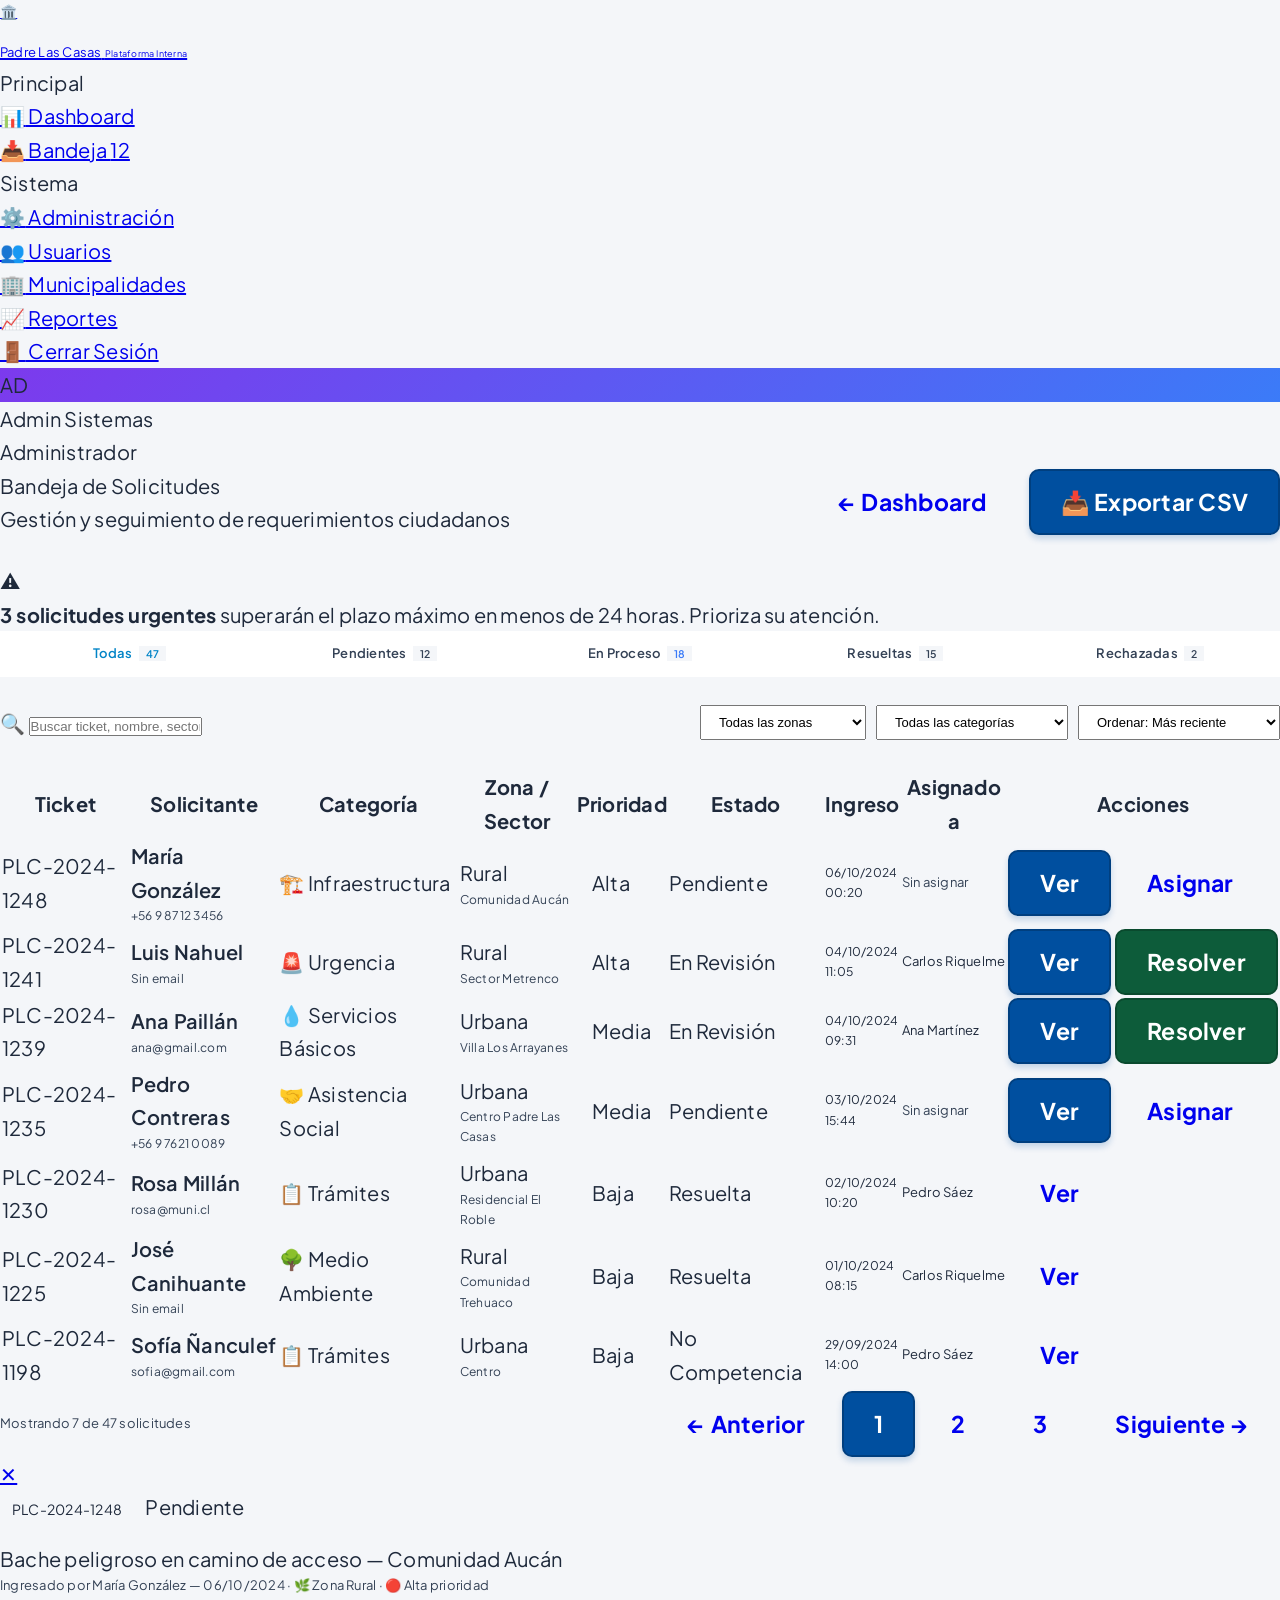
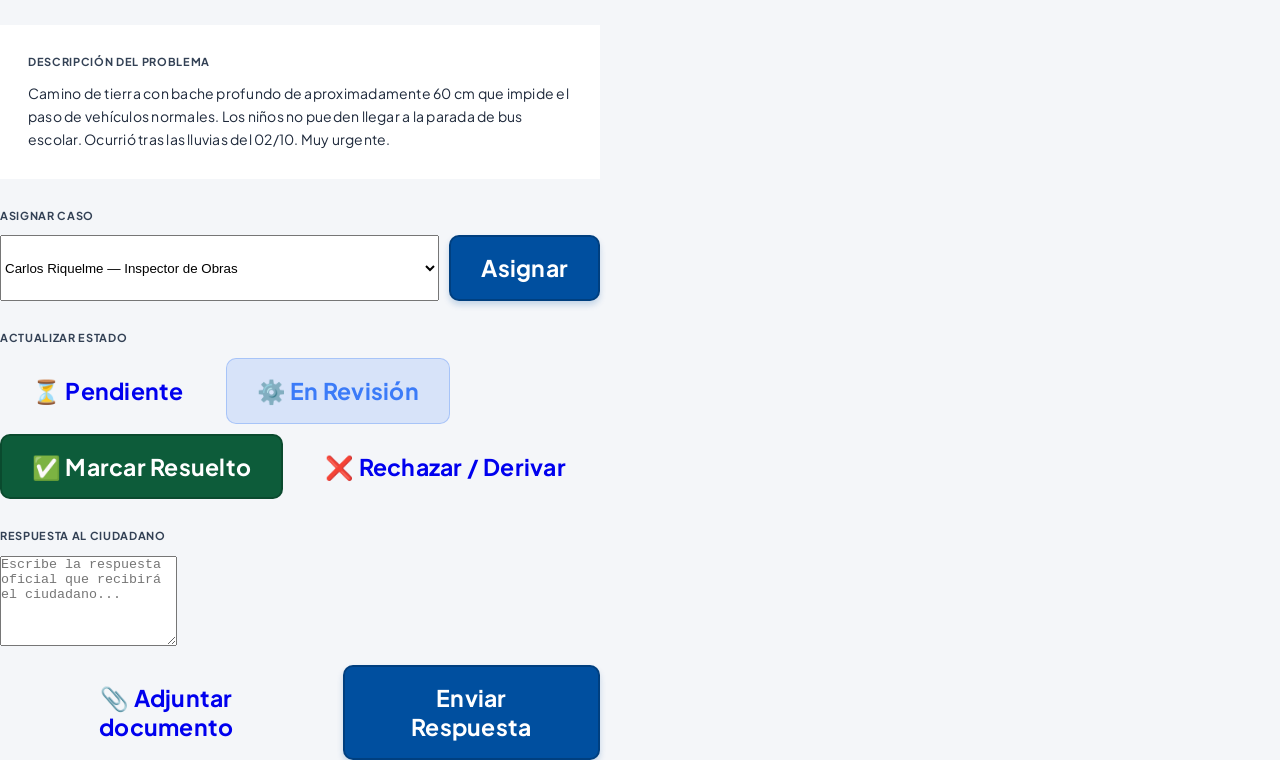
<file: html/bandeja.html>
<!DOCTYPE html>
<html lang="es">

<head>
  <meta charset="UTF-8">
  <meta name="viewport" content="width=device-width, initial-scale=1.0">
  <title>Bandeja de Solicitudes — Plataforma Interna Municipal</title>
  <link rel="stylesheet" href="../css/style.css">
  <style>
    .ticket-row-detail {
      background: var(--bg-surface);
      border-radius: var(--r-lg);
      padding: var(--sp-xl);
      margin-top: var(--sp-sm);
      display: none;
    }

    .ticket-row:hover .ticket-row-detail {
      display: block;
    }

    /* Detail panel */
    .detail-panel {
      background: var(--bg-card);
      border: 1px solid var(--border);
      border-radius: var(--r-xl);
      padding: var(--sp-xl);
    }

    .det-section {
      margin-bottom: var(--sp-lg);
    }

    .det-title {
      font-size: 11px;
      font-weight: 700;
      letter-spacing: 0.08em;
      text-transform: uppercase;
      color: var(--text-muted);
      margin-bottom: var(--sp-sm);
    }

    .status-actions {
      display: flex;
      gap: var(--sp-sm);
      flex-wrap: wrap;
    }

    /* Urgency indicator */
    .urgency-dot {
      display: inline-block;
      width: 8px;
      height: 8px;
      border-radius: 50%;
      margin-right: 4px;
    }

    .urg-high {
      background: var(--danger);
      box-shadow: 0 0 6px var(--danger);
    }

    .urg-medium {
      background: var(--warning);
    }

    .urg-low {
      background: var(--success);
    }

    /* Tabs */
    .tabs-wrap {
      display: flex;
      gap: 4px;
      margin-bottom: var(--sp-lg);
      background: var(--bg-secondary);
      border-radius: var(--r-full);
      padding: 4px;
    }

    .tab-item {
      flex: 1;
      text-align: center;
      padding: 8px 16px;
      border-radius: var(--r-full);
      font-size: 13px;
      font-weight: 600;
      color: var(--text-muted);
      cursor: pointer;
      text-decoration: none;
      transition: all var(--transition);
    }

    .tab-item.active,
    .tab-item:hover {
      background: var(--bg-card);
      color: var(--text-primary);
    }

    .tab-item.active {
      color: var(--accent-cyan);
    }

    .tab-item .tab-count {
      background: var(--bg-primary);
      border-radius: var(--r-full);
      padding: 1px 7px;
      font-size: 10.5px;
      margin-left: 4px;
    }
  </style>
</head>

<body>
  <div class="bg-mesh"></div>

  <div class="app-layout">

    <!-- SIDEBAR -->
    <aside class="sidebar">
      <a href="../index.html" class="sidebar-brand">
        <div class="brand-icon" style="width:32px;height:32px;font-size:14px;">🏛️</div>
        <div class="brand-text">
          <span class="brand-name" style="font-size:13px;">Padre Las Casas</span>
          <span class="brand-sub" style="font-size:9px;">Plataforma Interna</span>
        </div>
      </a>

      <div class="sidebar-section">
        <div class="sidebar-section-title">Principal</div>
        <ul class="sidebar-nav">
          <li><a href="dashboard.html" class="sidebar-link"><span class="s-icon">📊</span> Dashboard</a></li>
          <li><a href="bandeja.html" class="sidebar-link active"><span class="s-icon">📥</span> Bandeja <span class="s-badge">12</span></a></li>
        </ul>
      </div>

      <div class="sidebar-section">
        <div class="sidebar-section-title">Sistema</div>
        <ul class="sidebar-nav">
          <li><a href="admin.html" class="sidebar-link"><span class="s-icon">⚙️</span> Administración</a></li>
          <li><a href="admin.html" class="sidebar-link"><span class="s-icon">👥</span> Usuarios</a></li>
          <li><a href="admin.html" class="sidebar-link"><span class="s-icon">🏢</span> Municipalidades</a></li>
          <li><a href="admin.html" class="sidebar-link"><span class="s-icon">📈</span> Reportes</a></li>
          <li><a href="login.html" class="sidebar-link"><span class="s-icon">🚪</span> Cerrar Sesión</a></li>
        </ul>
      </div>

      <div class="sidebar-footer">
        <div class="user-chip">
          <!-- Mantuve el mismo usuario de Admin para que no cambie el nombre abajo al cambiar de página -->
          <div class="user-avatar" style="background:linear-gradient(135deg,#7C3AED,#3B7BF8);">AD</div>
          <div class="user-info">
            <div class="user-name">Admin Sistemas</div>
            <div class="user-role">Administrador</div>
          </div>
        </div>
      </div>
    </aside>

    <!-- MAIN -->
    <main class="main-content">

      <!-- Header -->
      <div style="display:flex; justify-content:space-between; align-items:center; margin-bottom:var(--sp-lg);">
        <div class="page-header" style="margin:0;">
          <div class="page-title">Bandeja de Solicitudes</div>
          <div class="page-subtitle">Gestión y seguimiento de requerimientos ciudadanos</div>
        </div>
        <div style="display:flex; gap:var(--sp-sm);">
          <a href="dashboard.html" class="btn btn-ghost btn-sm">← Dashboard</a>
          <a href="#" class="btn btn-primary btn-sm">📥 Exportar CSV</a>
        </div>
      </div>

      <!-- ALERT -->
      <div class="alert alert-warning">
        <span class="alert-icon">⚠️</span>
        <div><strong>3 solicitudes urgentes</strong> superarán el plazo máximo en menos de 24 horas. Prioriza su
          atención.</div>
      </div>

      <!-- TABS -->
      <div class="tabs-wrap">
        <a href="#" class="tab-item active">Todas <span class="tab-count">47</span></a>
        <a href="#" class="tab-item">Pendientes <span class="tab-count" style="color:var(--warning);">12</span></a>
        <a href="#" class="tab-item">En Proceso <span class="tab-count" style="color:var(--accent-blue);">18</span></a>
        <a href="#" class="tab-item">Resueltas <span class="tab-count" style="color:var(--success);">15</span></a>
        <a href="#" class="tab-item">Rechazadas <span class="tab-count" style="color:var(--danger);">2</span></a>
      </div>

      <!-- FILTROS Y BÚSQUEDA -->
      <div style="display:flex; gap:var(--sp-sm); margin-bottom:var(--sp-lg); align-items:center; flex-wrap:wrap;">
        <div class="search-bar" style="flex:1; min-width:200px;">
          <span class="search-icon">🔍</span>
          <input type="text" placeholder="Buscar ticket, nombre, sector...">
        </div>
        <select class="form-control" style="width:auto; padding:8px 36px 8px 14px; font-size:13px;">
          <option>Todas las zonas</option>
          <option>Zona Urbana</option>
          <option>Zona Rural</option>
        </select>
        <select class="form-control" style="width:auto; padding:8px 36px 8px 14px; font-size:13px;">
          <option>Todas las categorías</option>
          <option>Infraestructura</option>
          <option>Asistencia Social</option>
          <option>Servicios Básicos</option>
          <option>Trámites</option>
          <option>Urgencia</option>
        </select>
        <select class="form-control" style="width:auto; padding:8px 36px 8px 14px; font-size:13px;">
          <option>Ordenar: Más reciente</option>
          <option>Ordenar: Más urgente</option>
          <option>Ordenar: Más antiguo</option>
        </select>
      </div>

      <!-- TABLA -->
      <div class="table-wrapper mb-lg">
        <table class="data-table">
          <thead>
            <tr>
              <th>Ticket</th>
              <th>Solicitante</th>
              <th>Categoría</th>
              <th>Zona / Sector</th>
              <th>Prioridad</th>
              <th>Estado</th>
              <th>Ingreso</th>
              <th>Asignado a</th>
              <th>Acciones</th>
            </tr>
          </thead>
          <tbody>
            <!-- ALTA PRIORIDAD -->
            <tr style="border-left:3px solid var(--danger);">
              <td><span class="ticket-id">PLC-2024-1248</span></td>
              <td>
                <div style="font-weight:600;">María González</div>
                <div style="font-size:12px; color:var(--text-muted);">+56 9 8712 3456</div>
              </td>
              <td>🏗️ Infraestructura</td>
              <td><span class="badge badge-rural">Rural</span>
                <div style="font-size:12px; color:var(--text-muted);">Comunidad Aucán</div>
              </td>
              <td><span class="urgency-dot urg-high"></span> Alta</td>
              <td><span class="badge badge-pending">Pendiente</span></td>
              <td style="font-size:12px;">06/10/2024<br>00:20</td>
              <td style="font-size:13px; color:var(--text-muted);">Sin asignar</td>
              <td>
                <div style="display:flex; gap:4px;">
                  <a href="#modal-ticket" class="btn btn-sm btn-primary">Ver</a>
                  <a href="#" class="btn btn-sm btn-ghost">Asignar</a>
                </div>
              </td>
            </tr>
            <tr style="border-left:3px solid var(--danger);">
              <td><span class="ticket-id">PLC-2024-1241</span></td>
              <td>
                <div style="font-weight:600;">Luis Nahuel</div>
                <div style="font-size:12px; color:var(--text-muted);">Sin email</div>
              </td>
              <td>🚨 Urgencia</td>
              <td><span class="badge badge-rural">Rural</span>
                <div style="font-size:12px; color:var(--text-muted);">Sector Metrenco</div>
              </td>
              <td><span class="urgency-dot urg-high"></span> Alta</td>
              <td><span class="badge badge-process">En Revisión</span></td>
              <td style="font-size:12px;">04/10/2024<br>11:05</td>
              <td style="font-size:13px;">Carlos Riquelme</td>
              <td>
                <div style="display:flex; gap:4px;">
                  <a href="#modal-ticket" class="btn btn-sm btn-primary">Ver</a>
                  <a href="#" class="btn btn-sm btn-success">Resolver</a>
                </div>
              </td>
            </tr>
            <!-- MEDIA PRIORIDAD -->
            <tr>
              <td><span class="ticket-id">PLC-2024-1239</span></td>
              <td>
                <div style="font-weight:600;">Ana Paillán</div>
                <div style="font-size:12px; color:var(--text-muted);">ana@gmail.com</div>
              </td>
              <td>💧 Servicios Básicos</td>
              <td><span class="badge badge-urban">Urbana</span>
                <div style="font-size:12px; color:var(--text-muted);">Villa Los Arrayanes</div>
              </td>
              <td><span class="urgency-dot urg-medium"></span> Media</td>
              <td><span class="badge badge-process">En Revisión</span></td>
              <td style="font-size:12px;">04/10/2024<br>09:31</td>
              <td style="font-size:13px;">Ana Martínez</td>
              <td>
                <div style="display:flex; gap:4px;">
                  <a href="#modal-ticket" class="btn btn-sm btn-primary">Ver</a>
                  <a href="#" class="btn btn-sm btn-success">Resolver</a>
                </div>
              </td>
            </tr>
            <tr>
              <td><span class="ticket-id">PLC-2024-1235</span></td>
              <td>
                <div style="font-weight:600;">Pedro Contreras</div>
                <div style="font-size:12px; color:var(--text-muted);">+56 9 7621 0089</div>
              </td>
              <td>🤝 Asistencia Social</td>
              <td><span class="badge badge-urban">Urbana</span>
                <div style="font-size:12px; color:var(--text-muted);">Centro Padre Las Casas</div>
              </td>
              <td><span class="urgency-dot urg-medium"></span> Media</td>
              <td><span class="badge badge-pending">Pendiente</span></td>
              <td style="font-size:12px;">03/10/2024<br>15:44</td>
              <td style="font-size:13px; color:var(--text-muted);">Sin asignar</td>
              <td>
                <div style="display:flex; gap:4px;">
                  <a href="#modal-ticket" class="btn btn-sm btn-primary">Ver</a>
                  <a href="#" class="btn btn-sm btn-ghost">Asignar</a>
                </div>
              </td>
            </tr>
            <!-- BAJA PRIORIDAD / RESUELTOS -->
            <tr>
              <td><span class="ticket-id">PLC-2024-1230</span></td>
              <td>
                <div style="font-weight:600;">Rosa Millán</div>
                <div style="font-size:12px; color:var(--text-muted);">rosa@muni.cl</div>
              </td>
              <td>📋 Trámites</td>
              <td><span class="badge badge-urban">Urbana</span>
                <div style="font-size:12px; color:var(--text-muted);">Residencial El Roble</div>
              </td>
              <td><span class="urgency-dot urg-low"></span> Baja</td>
              <td><span class="badge badge-resolved">Resuelta</span></td>
              <td style="font-size:12px;">02/10/2024<br>10:20</td>
              <td style="font-size:13px;">Pedro Sáez</td>
              <td>
                <div style="display:flex; gap:4px;">
                  <a href="#modal-ticket" class="btn btn-sm btn-ghost">Ver</a>
                </div>
              </td>
            </tr>
            <tr>
              <td><span class="ticket-id">PLC-2024-1225</span></td>
              <td>
                <div style="font-weight:600;">José Canihuante</div>
                <div style="font-size:12px; color:var(--text-muted);">Sin email</div>
              </td>
              <td>🌳 Medio Ambiente</td>
              <td><span class="badge badge-rural">Rural</span>
                <div style="font-size:12px; color:var(--text-muted);">Comunidad Trehuaco</div>
              </td>
              <td><span class="urgency-dot urg-low"></span> Baja</td>
              <td><span class="badge badge-resolved">Resuelta</span></td>
              <td style="font-size:12px;">01/10/2024<br>08:15</td>
              <td style="font-size:13px;">Carlos Riquelme</td>
              <td>
                <div style="display:flex; gap:4px;">
                  <a href="#modal-ticket" class="btn btn-sm btn-ghost">Ver</a>
                </div>
              </td>
            </tr>
            <tr>
              <td><span class="ticket-id">PLC-2024-1198</span></td>
              <td>
                <div style="font-weight:600;">Sofía Ñanculef</div>
                <div style="font-size:12px; color:var(--text-muted);">sofia@gmail.com</div>
              </td>
              <td>📋 Trámites</td>
              <td><span class="badge badge-urban">Urbana</span>
                <div style="font-size:12px; color:var(--text-muted);">Centro</div>
              </td>
              <td><span class="urgency-dot urg-low"></span> Baja</td>
              <td><span class="badge badge-rejected">No Competencia</span></td>
              <td style="font-size:12px;">29/09/2024<br>14:00</td>
              <td style="font-size:13px;">Pedro Sáez</td>
              <td>
                <div style="display:flex; gap:4px;">
                  <a href="#modal-ticket" class="btn btn-sm btn-ghost">Ver</a>
                </div>
              </td>
            </tr>
          </tbody>
        </table>
      </div>

      <!-- PAGINACIÓN -->
      <div style="display:flex; justify-content:space-between; align-items:center;">
        <span style="font-size:13px; color:var(--text-muted);">Mostrando 7 de 47 solicitudes</span>
        <div style="display:flex; gap:4px;">
          <a href="#" class="btn btn-ghost btn-sm">← Anterior</a>
          <a href="#" class="btn btn-primary btn-sm">1</a>
          <a href="#" class="btn btn-ghost btn-sm">2</a>
          <a href="#" class="btn btn-ghost btn-sm">3</a>
          <a href="#" class="btn btn-ghost btn-sm">Siguiente →</a>
        </div>
      </div>

    </main>
  </div>

  <!-- MODAL DE TICKET -->
  <div id="modal-ticket" class="modal-overlay">
    <div class="modal-box" style="max-width:600px;">
      <a href="#" class="modal-close">✕</a>
      <div style="margin-bottom:var(--sp-md);">
        <span class="ticket-id" style="font-size:14px; padding:6px 12px;">PLC-2024-1248</span>
        <span class="badge badge-pending" style="margin-left:8px;">Pendiente</span>
      </div>
      <div class="modal-title">Bache peligroso en camino de acceso — Comunidad Aucán</div>
      <div style="font-size:13px; color:var(--text-muted); margin-bottom:var(--sp-lg);">Ingresado por María González —
        06/10/2024 · 🌿 Zona Rural · 🔴 Alta prioridad</div>

      <div
        style="background:var(--bg-surface); border-radius:var(--r-lg); padding:var(--sp-lg); margin-bottom:var(--sp-lg);">
        <div
          style="font-size:11px; font-weight:700; color:var(--text-muted); text-transform:uppercase; letter-spacing:0.06em; margin-bottom:var(--sp-sm);">
          Descripción del Problema</div>
        <p style="font-size:14px; color:var(--text-secondary); line-height:1.65;">Camino de tierra con bache profundo de
          aproximadamente 60 cm que impide el paso de vehículos normales. Los niños no pueden llegar a la parada de bus
          escolar. Ocurrió tras las lluvias del 02/10. Muy urgente.</p>
      </div>

      <div style="margin-bottom:var(--sp-lg);">
        <div
          style="font-size:11px; font-weight:700; color:var(--text-muted); text-transform:uppercase; letter-spacing:0.06em; margin-bottom:var(--sp-sm);">
          Asignar Caso</div>
        <div style="display:flex; gap:var(--sp-sm);">
          <select class="form-control" style="flex:1;">
            <option>Seleccionar funcionario...</option>
            <option selected>Carlos Riquelme — Inspector de Obras</option>
            <option>Ana Martínez — Desarrollo Social</option>
            <option>Pedro Sáez — Registro Civil</option>
          </select>
          <a href="#" class="btn btn-primary">Asignar</a>
        </div>
      </div>

      <div style="margin-bottom:var(--sp-lg);">
        <div
          style="font-size:11px; font-weight:700; color:var(--text-muted); text-transform:uppercase; letter-spacing:0.06em; margin-bottom:var(--sp-sm);">
          Actualizar Estado</div>
        <div class="status-actions">
          <a href="#" class="btn btn-sm btn-ghost">⏳ Pendiente</a>
          <a href="#" class="btn btn-sm"
            style="background:rgba(59,123,248,0.15); color:var(--accent-blue); border:1px solid rgba(59,123,248,0.3);">⚙️
            En Revisión</a>
          <a href="#" class="btn btn-sm btn-success">✅ Marcar Resuelto</a>
          <a href="#" class="btn btn-sm btn-danger">❌ Rechazar / Derivar</a>
        </div>
      </div>

      <div>
        <div
          style="font-size:11px; font-weight:700; color:var(--text-muted); text-transform:uppercase; letter-spacing:0.06em; margin-bottom:var(--sp-sm);">
          Respuesta al Ciudadano</div>
        <textarea class="form-control" placeholder="Escribe la respuesta oficial que recibirá el ciudadano..."
          style="min-height:90px;"></textarea>
        <div style="display:flex; gap:var(--sp-sm); margin-top:var(--sp-sm);">
          <a href="#" class="btn btn-ghost btn-sm">📎 Adjuntar documento</a>
          <a href="#" class="btn btn-primary btn-sm" style="margin-left:auto;">Enviar Respuesta</a>
        </div>
      </div>
    </div>
  </div>

  <script src="../js/accessibility.js"></script>
</body>

</html>
</file>
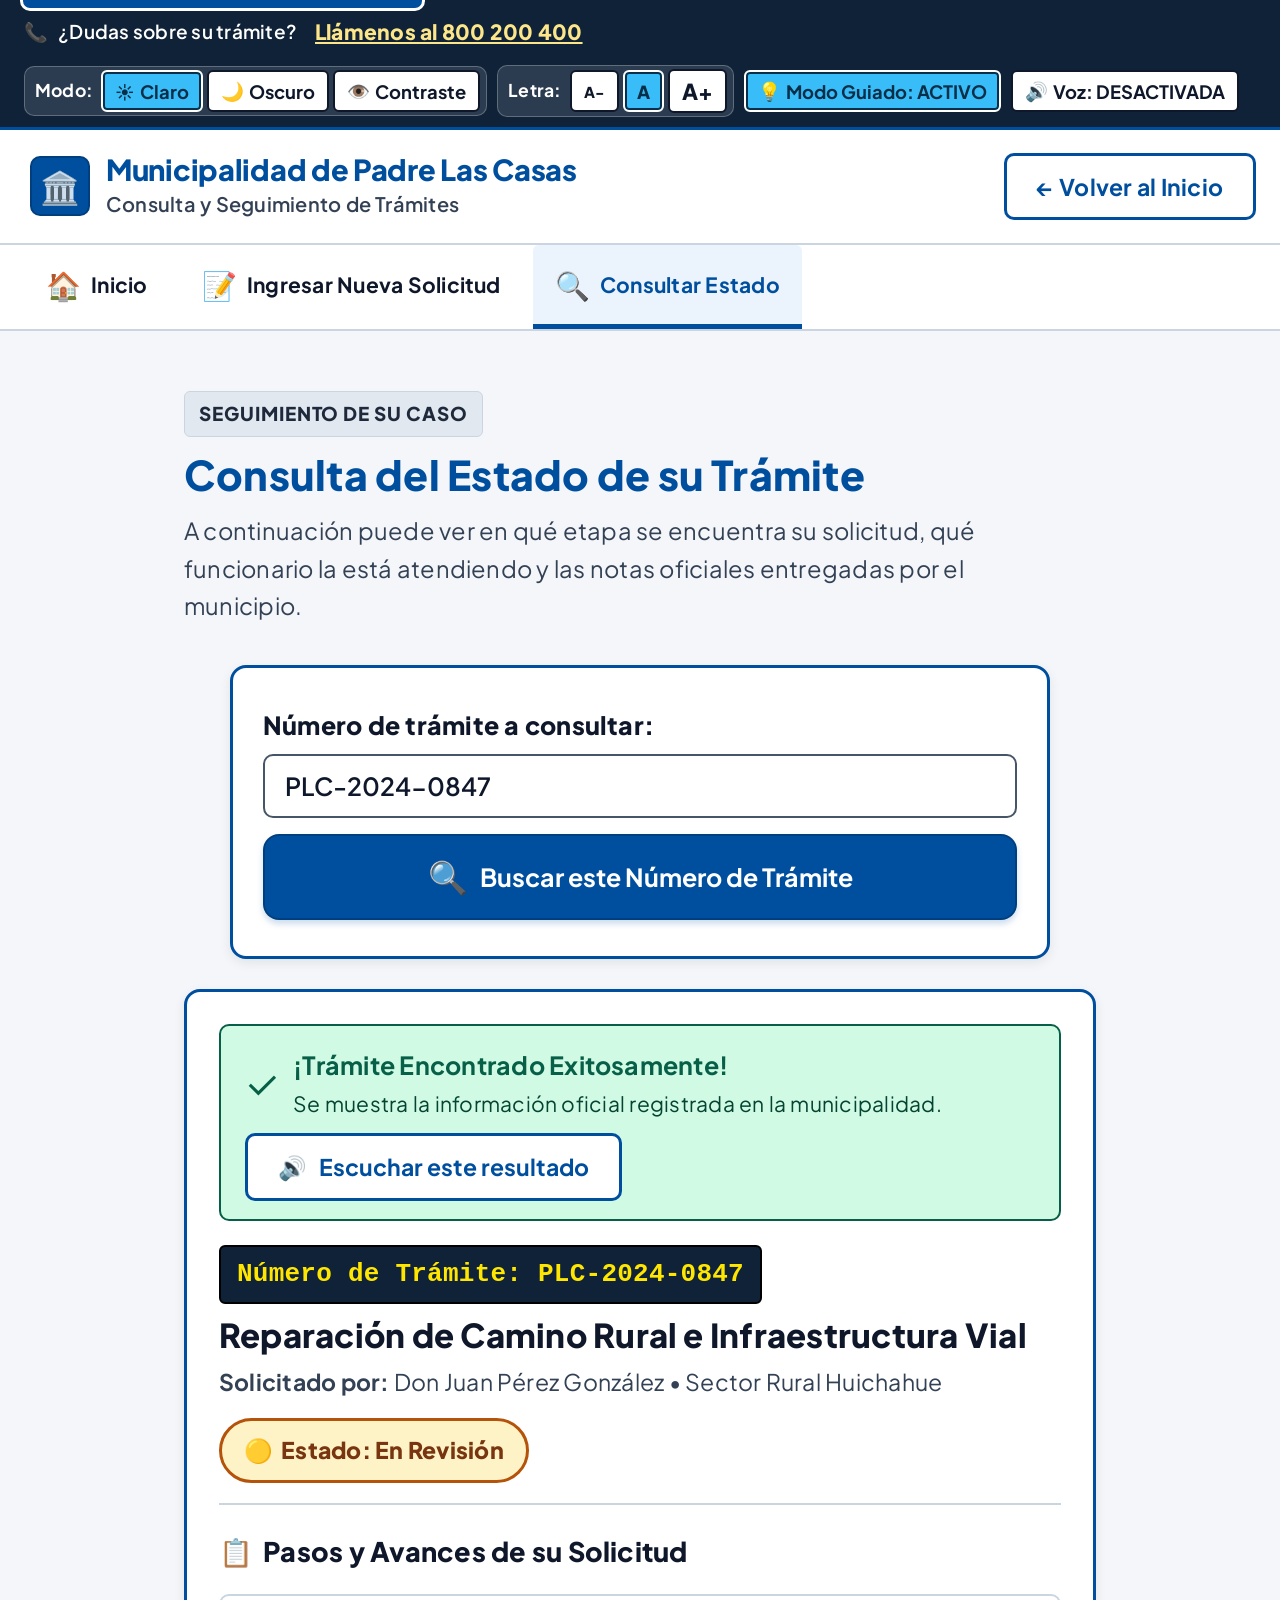
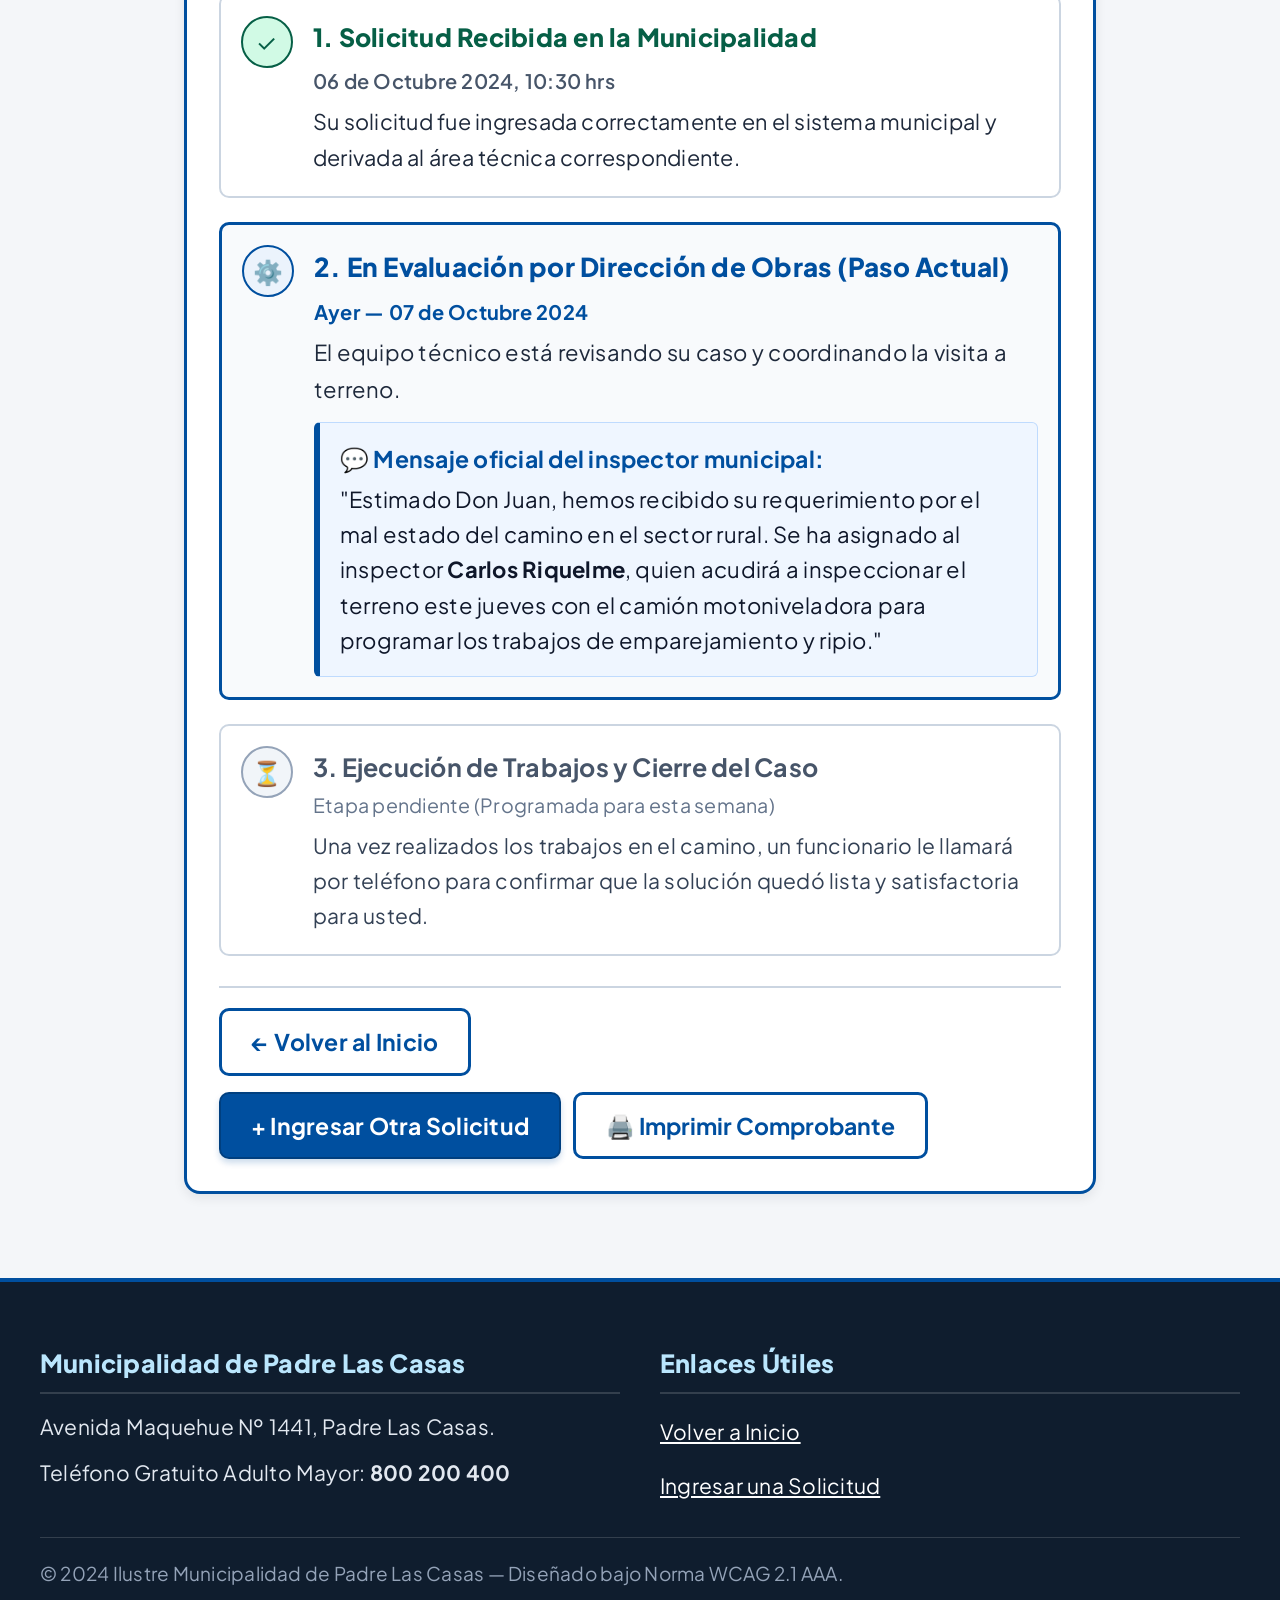
<file: html/consulta.html>
<!DOCTYPE html>
<html lang="es" data-font-size="normal">
<head>
  <meta charset="UTF-8">
  <meta name="viewport" content="width=device-width, initial-scale=1.0">
  <title>Consultar Estado de Trámite — Municipalidad de Padre Las Casas</title>
  <meta name="description" content="Seguimiento accesible de trámites y solicitudes para vecinos y personas mayores de Padre Las Casas.">
  <link rel="stylesheet" href="../css/style.css">
  <style>
    /* Estilos específicos accesibles para la línea de tiempo */
    .timeline-senior {
      display: flex;
      flex-direction: column;
      gap: 24px;
      margin-top: 20px;
    }
    .timeline-item-senior {
      display: flex;
      gap: 20px;
      align-items: flex-start;
      background: #FFFFFF;
      border: 2px solid var(--border-subtle);
      border-radius: var(--radius-md);
      padding: 20px;
    }
    .timeline-item-senior.active-step {
      border: 3px solid var(--color-primary);
      background-color: #F8FAFC;
    }
    .timeline-badge-circle {
      width: 52px;
      height: 52px;
      border-radius: 50%;
      display: flex;
      align-items: center;
      justify-content: center;
      font-size: 24px;
      flex-shrink: 0;
      border: 2px solid;
    }
    .timeline-badge-done {
      background-color: #D1FAE5;
      color: #065F46;
      border-color: #065F46;
    }
    .timeline-badge-active {
      background-color: #EBF3FC;
      color: var(--color-primary);
      border-color: var(--color-primary);
    }
    .timeline-badge-pending {
      background-color: #F1F5F9;
      color: #475569;
      border-color: #94A3B8;
    }
    .official-message-box {
      background-color: #EFF6FF;
      border-left: 6px solid var(--color-primary);
      border-top: 1.5px solid #BFDBFE;
      border-right: 1.5px solid #BFDBFE;
      border-bottom: 1.5px solid #BFDBFE;
      padding: 18px 20px;
      border-radius: var(--radius-sm);
      margin-top: 14px;
      font-size: 1.1rem;
      line-height: 1.6;
    }
  </style>
</head>
<body>

  <!-- Enlace accesible de salto -->
  <a href="#contenido-principal" class="skip-link">Saltar al resultado de la consulta</a>

  <!-- ============================================================
       1. BARRA SUPERIOR DE ACCESIBILIDAD
       ============================================================ -->
  <aside class="accessibility-topbar" aria-label="Herramientas de accesibilidad y ayuda">
    <div class="topbar-container">
      <div class="topbar-phone">
        <span aria-hidden="true">📞</span>
        <span>¿Dudas sobre su trámite?</span>
        <a href="tel:800200400" 
           class="phone-link"
           data-tooltip-what="Fono directo gratuito municipal."
           data-tooltip-action="Al hacer clic llamará gratis a una asistente que le informará el estado de su trámite en el acto.">
          Llámenos al 800 200 400
        </a>
      </div>

      <div class="topbar-controls">

        <!-- Selector de tema (Claro / Oscuro / Alto Contraste Suave) -->
        <div class="theme-selector-group" role="group" aria-label="Cambiar tema visual de la página">
          <span class="theme-group-label">Modo:</span>
          
          <button type="button" 
                  class="btn-toolbar active" 
                  id="btn-theme-light"
                  aria-pressed="true"
                  data-tooltip-what="Modo Claro: fondo blanco y limpio, ideal para leer de día."
                  data-tooltip-action="Al hacer clic, la página se mostrará con fondo claro y letras oscuras.">
            <span aria-hidden="true">☀️</span>
            <span class="toolbar-btn-text">Claro</span>
          </button>

          <button type="button" 
                  class="btn-toolbar" 
                  id="btn-theme-dark"
                  aria-pressed="false"
                  data-tooltip-what="Modo Oscuro: fondo azul noche municipal de la anterior versión con tonos cian."
                  data-tooltip-action="Al hacer clic, la página cambiará al fondo azul noche con los colores de la municipalidad.">
            <span aria-hidden="true">🌙</span>
            <span class="toolbar-btn-text">Oscuro</span>
          </button>

          <button type="button" 
                  class="btn-toolbar" 
                  id="btn-theme-contrast"
                  aria-pressed="false"
                  data-tooltip-what="Modo Alto Contraste Suave: letras blancas y crema sobre fondo oscuro, sin colores chillones ni amarillos eléctricos."
                  data-tooltip-action="Al hacer clic, activa la máxima legibilidad con tonos cálidos y descansados para la vista.">
            <span aria-hidden="true">👁️</span>
            <span class="toolbar-btn-text">Contraste</span>
          </button>
        </div>

        <div class="font-size-group" role="group" aria-label="Cambiar tamaño de letra">
          <span class="font-group-label">Letra:</span>
          <button type="button" class="btn-toolbar" id="btn-font-decrease" aria-label="Reducir letra"
                  data-tooltip-what="Botón A menos para achicar la letra del texto."
                  data-tooltip-action="Al hacer clic reducirá el tamaño del texto.">
            <span aria-hidden="true" style="font-size: 15px; font-weight: 800;">A-</span>
          </button>
          <button type="button" class="btn-toolbar" id="btn-font-reset" aria-label="Letra normal"
                  data-tooltip-what="Botón para volver al tamaño de letra normal."
                  data-tooltip-action="Al hacer clic restablece el texto a tamaño estándar.">
            <span aria-hidden="true" style="font-size: 18px; font-weight: 800;">A</span>
          </button>
          <button type="button" class="btn-toolbar" id="btn-font-increase" aria-label="Aumentar letra"
                  data-tooltip-what="Botón A más para agrandar la letra."
                  data-tooltip-action="Al hacer clic aumentará el tamaño de las letras.">
            <span aria-hidden="true" style="font-size: 22px; font-weight: 800;">A+</span>
          </button>
        </div>

        <button type="button" class="btn-toolbar active" id="btn-toggle-guided" aria-pressed="true"
                data-tooltip-what="Interruptor del Asistente Guiado."
                data-tooltip-action="Al hacer clic activa o desactiva las ayudas explicativas en pantalla.">
          <span aria-hidden="true">💡</span>
          <span class="toolbar-btn-text">Modo Guiado: ACTIVO</span>
        </button>

        <button type="button" class="btn-toolbar" id="btn-toggle-voice" aria-pressed="false"
                data-tooltip-what="Interruptor de voz y audio."
                data-tooltip-action="Al hacer clic una voz le leerá las explicaciones y estados en voz alta.">
          <span aria-hidden="true">🔊</span>
          <span class="toolbar-btn-text">Voz: DESACTIVADA</span>
        </button>
      </div>
    </div>
  </aside>

  <!-- Banner de lectura de voz activa -->
  <div id="speaking-banner" class="speaking-indicator-banner" style="display: none;" role="status">
    <div style="display: flex; align-items: center; gap: 10px;">
      <span aria-hidden="true">🔊</span>
      <span>El asistente de voz está leyendo...</span>
    </div>
    <button type="button" id="btn-stop-speech" class="btn-stop-audio">
      ⏹️ Detener lectura de voz
    </button>
  </div>

  <!-- ============================================================
       2. ENCABEZADO
       ============================================================ -->
  <header class="site-header" role="banner">
    <div class="header-inner">
      <a href="../index.html" class="header-brand"
         data-tooltip-what="Logotipo oficial de la Municipalidad."
         data-tooltip-action="Al hacer clic volverá a la página principal.">
        <div class="brand-crest" aria-hidden="true">🏛️</div>
        <div class="brand-text-block">
          <span class="brand-entity">Municipalidad de Padre Las Casas</span>
          <span class="brand-subline">Consulta y Seguimiento de Trámites</span>
        </div>
      </a>

      <div>
        <a href="../index.html" class="btn btn-secondary"
           data-tooltip-what="Botón para regresar al inicio."
           data-tooltip-action="Al hacer clic volverá a la portada.">
          ← Volver al Inicio
        </a>
      </div>
    </div>
  </header>

  <!-- ============================================================
       3. NAVEGACIÓN SIMPLIFICADA
       ============================================================ -->
  <nav class="main-navigation" aria-label="Menú principal">
    <div class="nav-container">
      <ul class="nav-list">
        <li>
          <a href="../index.html" class="nav-link"
             data-tooltip-what="Enlace al inicio del portal."
             data-tooltip-action="Al hacer clic irá a la página de bienvenida.">
            <span class="nav-icon" aria-hidden="true">🏠</span>
            <span>Inicio</span>
          </a>
        </li>
        <li>
          <a href="solicitud.html" class="nav-link"
             data-tooltip-what="Enlace para ingresar una nueva solicitud."
             data-tooltip-action="Al hacer clic abrirá el formulario para ingresar un nuevo requerimiento.">
            <span class="nav-icon" aria-hidden="true">📝</span>
            <span>Ingresar Nueva Solicitud</span>
          </a>
        </li>
        <li>
          <a href="consulta.html" class="nav-link active" aria-current="page"
             data-tooltip-what="Página actual de consulta de estado."
             data-tooltip-action="Usted ya se encuentra en esta página para consultar trámites.">
            <span class="nav-icon" aria-hidden="true">🔍</span>
            <span>Consultar Estado</span>
          </a>
        </li>
      </ul>
    </div>
  </nav>

  <!-- ============================================================
       4. CONTENIDO PRINCIPAL: CONSULTA DE TRÁMITE
       ============================================================ -->
  <main id="contenido-principal" class="section" style="max-width: 960px; margin: 0 auto;">
    
    <header class="section-header-accessible">
      <span class="section-tag-senior">Seguimiento de su Caso</span>
      <h1 class="section-heading" style="color: var(--color-primary);">
        Consulta del Estado de su Trámite
      </h1>
      <p class="section-intro">
        A continuación puede ver en qué etapa se encuentra su solicitud, qué funcionario la está atendiendo y las notas oficiales entregadas por el municipio.
      </p>
    </header>

    <!-- CAJA DE BÚSQUEDA RÁPIDA -->
    <div class="status-lookup-card" style="margin-bottom: 30px;">
      <form action="consulta.html" method="GET" class="input-with-button">
        <div>
          <label for="buscar-ticket-input" class="form-label-senior">
            Número de trámite a consultar:
          </label>
          <input type="text" 
                 id="buscar-ticket-input" 
                 name="codigo" 
                 class="form-control-senior" 
                 value="PLC-2024-0847"
                 placeholder="Ej: PLC-2024-0847"
                 data-tooltip-what="Casillero para ingresar otro código de seguimiento si desea buscarlo."
                 data-tooltip-action="Escriba aquí el número de trámite y presione Buscar para ver su avance.">
        </div>

        <button type="submit" class="btn btn-primary btn-hero" style="justify-content: center;"
                data-tooltip-what="Botón para buscar el trámite escrito en el casillero."
                data-tooltip-action="Al hacer clic se actualizará la pantalla con la información de ese trámite.">
          <span class="btn-icon" aria-hidden="true">🔍</span>
          <span>Buscar este Número de Trámite</span>
        </button>
      </form>
    </div>

    <!-- RESULTADO DE LA BÚSQUEDA (TARJETA ACCESIBLE) -->
    <section aria-labelledby="resultado-titulo" class="form-section-card" style="border: 3px solid var(--color-primary); box-shadow: var(--shadow-card);">
      
      <!-- Aviso de éxito en la búsqueda -->
      <div style="background-color: #D1FAE5; border: 2.5px solid #065F46; border-radius: var(--radius-md); padding: 18px 24px; display: flex; align-items: center; justify-content: space-between; flex-wrap: wrap; gap: 12px; margin-bottom: 24px;" role="status">
        <div style="display: flex; align-items: center; gap: 14px;">
          <span style="font-size: 2rem; color: #065F46;" aria-hidden="true">✓</span>
          <div>
            <strong style="font-size: 1.25rem; color: #065F46; display: block;">¡Trámite Encontrado Exitosamente!</strong>
            <span style="font-size: 1.05rem; color: #044432;">Se muestra la información oficial registrada en la municipalidad.</span>
          </div>
        </div>

        <!-- Botón para escuchar todo este resultado -->
        <button type="button" 
                class="btn btn-secondary" 
                onclick="PLCAccessibility.speakText('Trámite número PLC-2024-0847. Asunto: Reparación de Camino Rural e Infraestructura Vial. Estado actual: En Revisión por la Dirección de Obras. Mensaje oficial: Su solicitud ha sido recepcionada y asignada al Inspector de Obras Carlos Riquelme, quien se encuentra evaluando en terreno la factibilidad técnica para reparar el camino.');"
                data-tooltip-what="Botón de locución para escuchar este reporte con voz en audio."
                data-tooltip-action="Al hacer clic, el asistente de voz le leerá todo el contenido de este trámite en voz alta.">
          <span aria-hidden="true">🔊</span>
          <span>Escuchar este resultado</span>
        </button>
      </div>

      <!-- Encabezado del ticket -->
      <div style="display: flex; flex-wrap: wrap; justify-content: space-between; align-items: flex-start; gap: 16px; border-bottom: 2px solid var(--border-subtle); padding-bottom: 20px;">
        <div>
          <span style="background-color: #0F2238; color: #FFE600; font-family: monospace; font-size: 1.3rem; font-weight: 800; padding: 6px 16px; border-radius: var(--radius-sm); display: inline-block; margin-bottom: 10px; border: 2px solid #000000;">
            Número de Trámite: PLC-2024-0847
          </span>
          <h2 id="resultado-titulo" style="font-size: 1.65rem; font-weight: 800; color: var(--text-main); line-height: 1.3;">
            Reparación de Camino Rural e Infraestructura Vial
          </h2>
          <p style="font-size: 1.15rem; color: var(--text-muted); margin-top: 6px;">
            <strong>Solicitado por:</strong> Don Juan Pérez González • Sector Rural Huichahue
          </p>
        </div>

        <div style="background-color: #FEF3C7; border: 3px solid #B45309; border-radius: var(--radius-full); padding: 10px 22px; font-weight: 800; font-size: 1.15rem; color: #78350F; display: inline-flex; align-items: center; gap: 8px;">
          <span aria-hidden="true">🟡</span>
          <span>Estado: En Revisión</span>
        </div>
      </div>

      <!-- HISTORIAL DIDÁCTICO PASO A PASO -->
      <div style="margin-top: 24px;">
        <h3 style="font-size: 1.35rem; font-weight: 800; color: var(--text-main); margin-bottom: 16px; display: flex; align-items: center; gap: 10px;">
          <span aria-hidden="true">📋</span> Pasos y Avances de su Solicitud
        </h3>

        <div class="timeline-senior">

          <!-- PASO 1: COMPLETADO -->
          <div class="timeline-item-senior">
            <div class="timeline-badge-circle timeline-badge-done" aria-hidden="true">✓</div>
            <div style="flex: 1;">
              <div style="display: flex; justify-content: space-between; flex-wrap: wrap; gap: 6px;">
                <h4 style="font-size: 1.25rem; font-weight: 800; color: #065F46;">1. Solicitud Recibida en la Municipalidad</h4>
                <span style="font-size: 1rem; color: #475569; font-weight: 600;">06 de Octubre 2024, 10:30 hrs</span>
              </div>
              <p style="font-size: 1.08rem; color: var(--text-body); margin-top: 6px;">
                Su solicitud fue ingresada correctamente en el sistema municipal y derivada al área técnica correspondiente.
              </p>
            </div>
          </div>

          <!-- PASO 2: EN CURSO (ACTUAL) -->
          <div class="timeline-item-senior active-step">
            <div class="timeline-badge-circle timeline-badge-active" aria-hidden="true">⚙️</div>
            <div style="flex: 1;">
              <div style="display: flex; justify-content: space-between; flex-wrap: wrap; gap: 6px;">
                <h4 style="font-size: 1.3rem; font-weight: 800; color: var(--color-primary);">2. En Evaluación por Dirección de Obras (Paso Actual)</h4>
                <span style="font-size: 1rem; color: var(--color-primary); font-weight: 700;">Ayer — 07 de Octubre 2024</span>
              </div>
              <p style="font-size: 1.1rem; color: var(--text-body); margin-top: 6px;">
                El equipo técnico está revisando su caso y coordinando la visita a terreno.
              </p>
              
              <!-- Mensaje oficial en lenguaje claro -->
              <div class="official-message-box" role="region" aria-label="Mensaje oficial de la municipalidad">
                <strong style="color: var(--color-primary); display: block; font-size: 1.15rem; margin-bottom: 4px;">
                  💬 Mensaje oficial del inspector municipal:
                </strong>
                <p style="margin: 0; color: #0F172A;">
                  "Estimado Don Juan, hemos recibido su requerimiento por el mal estado del camino en el sector rural. Se ha asignado al inspector <strong>Carlos Riquelme</strong>, quien acudirá a inspeccionar el terreno este jueves con el camión motoniveladora para programar los trabajos de emparejamiento y ripio."
                </p>
              </div>
            </div>
          </div>

          <!-- PASO 3: PENDIENTE -->
          <div class="timeline-item-senior">
            <div class="timeline-badge-circle timeline-badge-pending" aria-hidden="true">⏳</div>
            <div style="flex: 1;">
              <h4 style="font-size: 1.25rem; font-weight: 700; color: #475569;">3. Ejecución de Trabajos y Cierre del Caso</h4>
              <span style="font-size: 0.98rem; color: #64748B;">Etapa pendiente (Programada para esta semana)</span>
              <p style="font-size: 1.05rem; color: var(--text-muted); margin-top: 6px;">
                Una vez realizados los trabajos en el camino, un funcionario le llamará por teléfono para confirmar que la solución quedó lista y satisfactoria para usted.
              </p>
            </div>
          </div>

        </div>

      </div>

      <!-- BOTONES DE ACCIÓN AL FINAL -->
      <div style="display: flex; flex-wrap: wrap; gap: 16px; margin-top: 30px; padding-top: 20px; border-top: 2px solid var(--border-subtle); justify-content: space-between;">
        
        <a href="../index.html" class="btn btn-secondary"
           data-tooltip-what="Botón para regresar a la página de inicio."
           data-tooltip-action="Al hacer clic volverá a la portada principal.">
          ← Volver al Inicio
        </a>

        <div style="display: flex; gap: 12px; flex-wrap: wrap;">
          <a href="solicitud.html" class="btn btn-primary"
             data-tooltip-what="Botón para ingresar otra solicitud distinta."
             data-tooltip-action="Al hacer clic podrá ingresar un nuevo trámite diferente a este.">
            + Ingresar Otra Solicitud
          </a>

          <button type="button" class="btn btn-secondary" onclick="window.print();"
                  data-tooltip-what="Botón para imprimir este comprobante en papel."
                  data-tooltip-action="Al hacer clic se abrirá la opción de imprimir en su impresora de casa para guardar una copia en papel.">
            🖨️ Imprimir Comprobante
          </button>
        </div>

      </div>

    </section>

  </main>

  <!-- ============================================================
       5. PIE DE PÁGINA
       ============================================================ -->
  <footer class="site-footer-senior" role="contentinfo">
    <div class="footer-inner-senior">
      <div>
        <h3 class="footer-col-title">Municipalidad de Padre Las Casas</h3>
        <p class="footer-text">Avenida Maquehue Nº 1441, Padre Las Casas.</p>
        <p class="footer-text">Teléfono Gratuito Adulto Mayor: <strong>800 200 400</strong></p>
      </div>
      <div>
        <h3 class="footer-col-title">Enlaces Útiles</h3>
        <ul class="footer-links-list">
          <li class="footer-link-item"><a href="../index.html">Volver a Inicio</a></li>
          <li class="footer-link-item"><a href="solicitud.html">Ingresar una Solicitud</a></li>
        </ul>
      </div>
    </div>
    <div class="footer-bottom-bar">
      <span>© 2024 Ilustre Municipalidad de Padre Las Casas — Diseñado bajo Norma WCAG 2.1 AAA.</span>
    </div>
  </footer>

  <script src="../js/accessibility.js"></script>

</body>
</html>
</file>
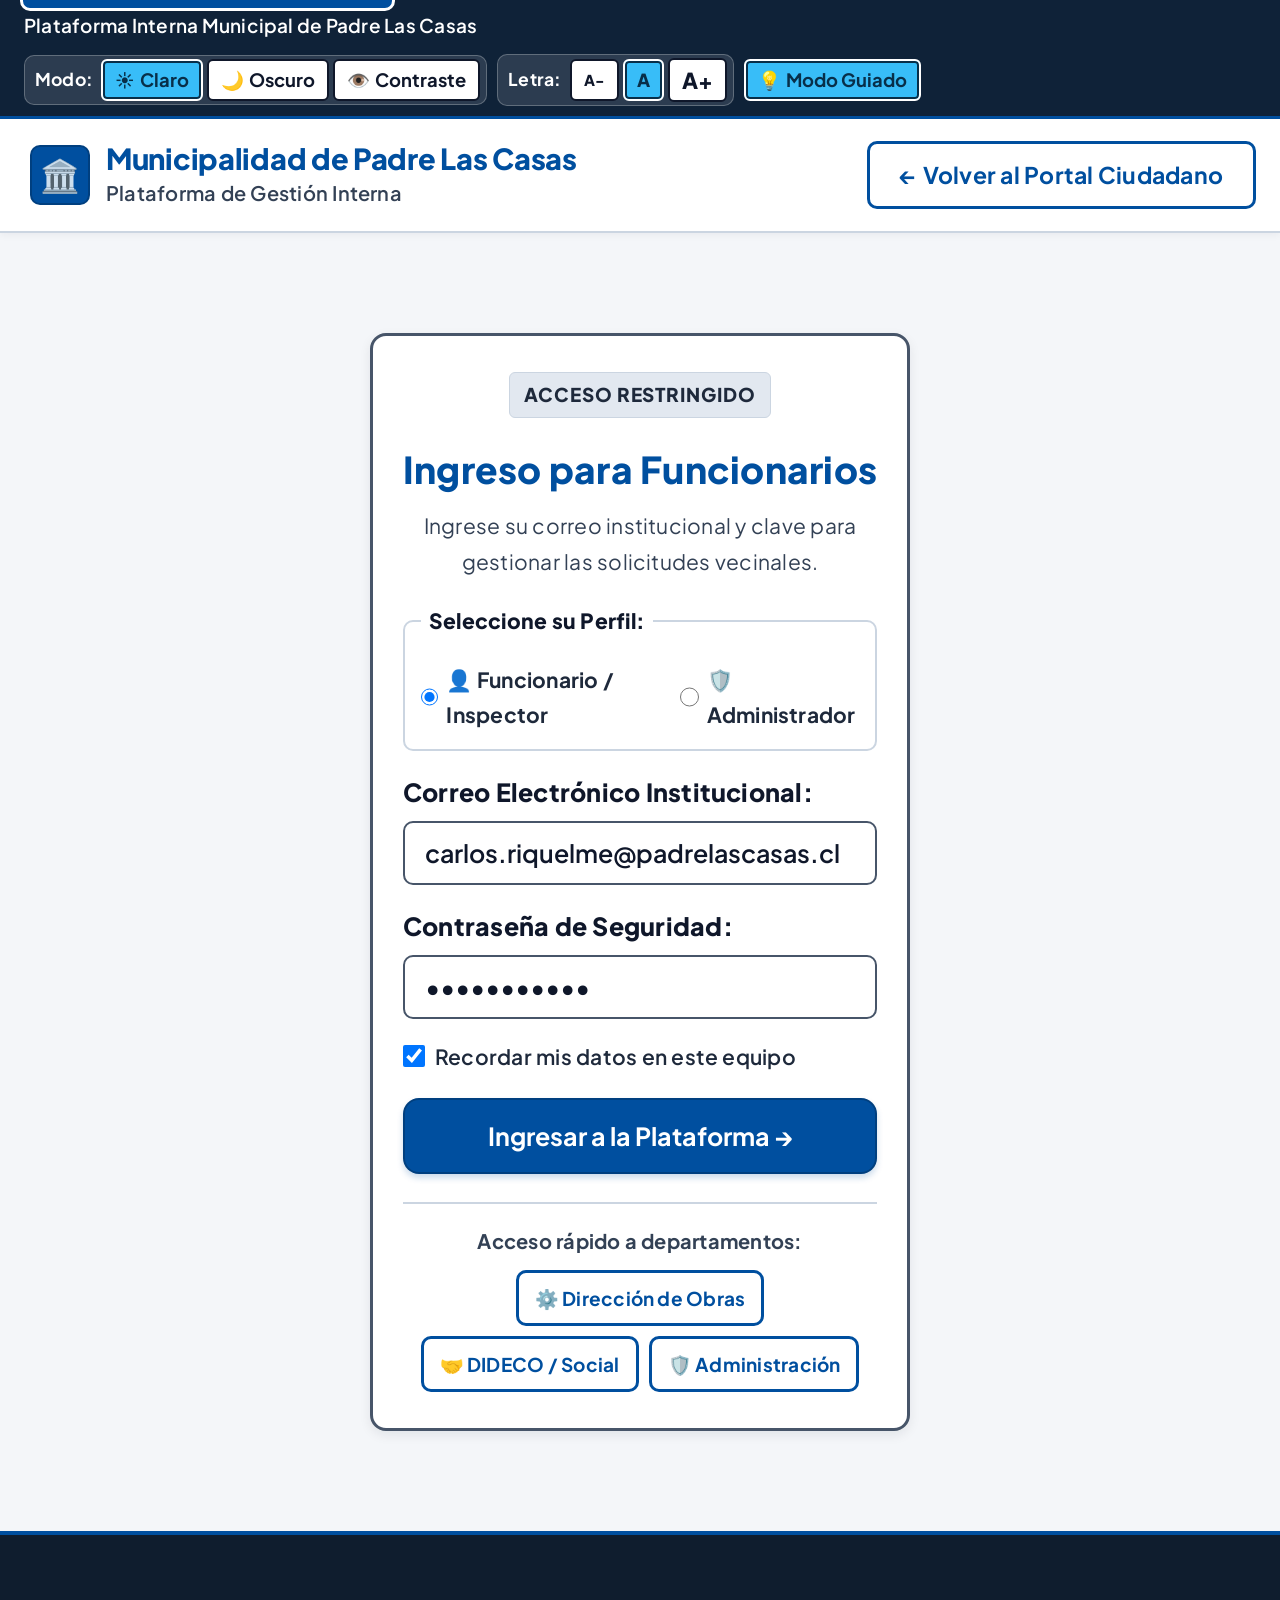
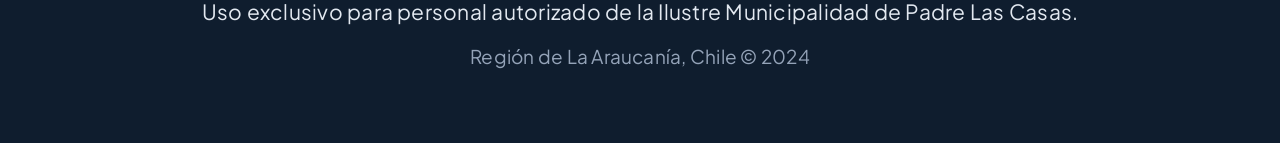
<file: html/login.html>
<!DOCTYPE html>
<html lang="es" data-font-size="normal">
<head>
  <meta charset="UTF-8">
  <meta name="viewport" content="width=device-width, initial-scale=1.0">
  <title>Acceso Funcionarios — Plataforma Interna Municipal Padre Las Casas</title>
  <link rel="stylesheet" href="../css/style.css">
  <style>
    .login-container-card {
      max-width: 540px;
      margin: 40px auto;
      background: #FFFFFF;
      border: 3px solid var(--border-main);
      border-radius: var(--radius-lg);
      padding: 36px 30px;
      box-shadow: var(--shadow-card);
    }
  </style>
</head>
<body style="background-color: var(--bg-page);">

  <!-- Enlace accesible de salto -->
  <a href="#contenido-principal" class="skip-link">Saltar al formulario de acceso</a>

  <!-- BARRA SUPERIOR DE ACCESIBILIDAD -->
  <aside class="accessibility-topbar" aria-label="Herramientas de accesibilidad">
    <div class="topbar-container">
      <div class="topbar-phone">
        <span>Plataforma Interna Municipal de Padre Las Casas</span>
      </div>

      <div class="topbar-controls">

        <!-- Selector de tema (Claro / Oscuro / Alto Contraste Suave) -->
        <div class="theme-selector-group" role="group" aria-label="Cambiar tema visual de la página">
          <span class="theme-group-label">Modo:</span>
          
          <button type="button" 
                  class="btn-toolbar active" 
                  id="btn-theme-light"
                  aria-pressed="true"
                  data-tooltip-what="Modo Claro: fondo blanco y limpio, ideal para leer de día."
                  data-tooltip-action="Al hacer clic, la página se mostrará con fondo claro y letras oscuras.">
            <span aria-hidden="true">☀️</span>
            <span class="toolbar-btn-text">Claro</span>
          </button>

          <button type="button" 
                  class="btn-toolbar" 
                  id="btn-theme-dark"
                  aria-pressed="false"
                  data-tooltip-what="Modo Oscuro: fondo azul noche municipal de la anterior versión con tonos cian."
                  data-tooltip-action="Al hacer clic, la página cambiará al fondo azul noche con los colores de la municipalidad.">
            <span aria-hidden="true">🌙</span>
            <span class="toolbar-btn-text">Oscuro</span>
          </button>

          <button type="button" 
                  class="btn-toolbar" 
                  id="btn-theme-contrast"
                  aria-pressed="false"
                  data-tooltip-what="Modo Alto Contraste Suave: letras blancas y crema sobre fondo oscuro, sin colores chillones ni amarillos eléctricos."
                  data-tooltip-action="Al hacer clic, activa la máxima legibilidad con tonos cálidos y descansados para la vista.">
            <span aria-hidden="true">👁️</span>
            <span class="toolbar-btn-text">Contraste</span>
          </button>
        </div>

        <div class="font-size-group" role="group" aria-label="Cambiar tamaño de letra">
          <span class="font-group-label">Letra:</span>
          <button type="button" class="btn-toolbar" id="btn-font-decrease" aria-label="Reducir letra"
                  data-tooltip-what="Botón para achicar la letra."
                  data-tooltip-action="Al hacer clic reduce el tamaño del texto.">
            <span aria-hidden="true" style="font-size: 15px; font-weight: 800;">A-</span>
          </button>
          <button type="button" class="btn-toolbar" id="btn-font-reset" aria-label="Letra normal"
                  data-tooltip-what="Botón para tamaño normal."
                  data-tooltip-action="Al hacer clic restablece el texto a tamaño estándar.">
            <span aria-hidden="true" style="font-size: 18px; font-weight: 800;">A</span>
          </button>
          <button type="button" class="btn-toolbar" id="btn-font-increase" aria-label="Aumentar letra"
                  data-tooltip-what="Botón para agrandar la letra."
                  data-tooltip-action="Al hacer clic aumenta el tamaño del texto.">
            <span aria-hidden="true" style="font-size: 22px; font-weight: 800;">A+</span>
          </button>
        </div>

        <button type="button" class="btn-toolbar active" id="btn-toggle-guided" aria-pressed="true"
                data-tooltip-what="Interruptor del Asistente Guiado."
                data-tooltip-action="Al hacer clic activa o desactiva las ayudas en pantalla.">
          <span aria-hidden="true">💡</span>
          <span class="toolbar-btn-text">Modo Guiado</span>
        </button>
      </div>
    </div>
  </aside>

  <!-- ENCABEZADO -->
  <header class="site-header" role="banner">
    <div class="header-inner">
      <a href="../index.html" class="header-brand"
         data-tooltip-what="Logotipo de la Municipalidad."
         data-tooltip-action="Al hacer clic volverá al portal ciudadano.">
        <div class="brand-crest" aria-hidden="true">🏛️</div>
        <div class="brand-text-block">
          <span class="brand-entity">Municipalidad de Padre Las Casas</span>
          <span class="brand-subline">Plataforma de Gestión Interna</span>
        </div>
      </a>

      <div>
        <a href="../index.html" class="btn btn-secondary"
           data-tooltip-what="Botón para volver a la página ciudadana."
           data-tooltip-action="Al hacer clic regresará al portal de los vecinos.">
          ← Volver al Portal Ciudadano
        </a>
      </div>
    </div>
  </header>

  <!-- CONTENIDO PRINCIPAL -->
  <main id="contenido-principal" class="section">
    <div class="login-container-card">
      
      <div style="text-align: center; margin-bottom: 24px;">
        <span class="section-tag-senior">Acceso Restringido</span>
        <h1 style="font-size: 1.85rem; font-weight: 800; color: var(--color-primary); margin-top: 8px; margin-bottom: 8px;">
          Ingreso para Funcionarios
        </h1>
        <p style="font-size: 1.05rem; color: var(--text-muted);">
          Ingrese su correo institucional y clave para gestionar las solicitudes vecinales.
        </p>
      </div>

      <form action="bandeja.html" method="GET">
        
        <!-- SELECCIÓN DE ROL -->
        <fieldset style="border: 2px solid var(--border-subtle); border-radius: var(--radius-md); padding: 16px; margin-bottom: 20px;">
          <legend style="font-weight: 800; font-size: 1.05rem; color: var(--text-main); padding: 0 8px;">
            Seleccione su Perfil:
          </legend>
          <div style="display: flex; gap: 16px; margin-top: 8px;">
            <label style="display: flex; align-items: center; gap: 8px; font-weight: 700; cursor: pointer; font-size: 1.05rem;">
              <input type="radio" name="rol" value="funcionario" checked style="width: 22px; height: 22px;">
              <span>👤 Funcionario / Inspector</span>
            </label>
            <label style="display: flex; align-items: center; gap: 8px; font-weight: 700; cursor: pointer; font-size: 1.05rem;">
              <input type="radio" name="rol" value="admin" style="width: 22px; height: 22px;">
              <span>🛡️ Administrador</span>
            </label>
          </div>
        </fieldset>

        <!-- CORREO -->
        <div style="margin-bottom: 20px;">
          <label for="login-email" class="form-label-senior">
            Correo Electrónico Institucional:
          </label>
          <input type="email" 
                 id="login-email" 
                 name="email" 
                 class="form-control-senior" 
                 placeholder="ejemplo@padrelascasas.cl" 
                 value="carlos.riquelme@padrelascasas.cl" 
                 required
                 data-tooltip-what="Casillero para ingresar su correo institucional municipal."
                 data-tooltip-action="Escriba su dirección de correo terminada en @padrelascasas.cl">
        </div>

        <!-- CONTRASEÑA -->
        <div style="margin-bottom: 20px;">
          <label for="login-pass" class="form-label-senior">
            Contraseña de Seguridad:
          </label>
          <input type="password" 
                 id="login-pass" 
                 name="pass" 
                 class="form-control-senior" 
                 placeholder="••••••••" 
                 value="password123" 
                 required
                 data-tooltip-what="Casillero para ingresar su contraseña secreta."
                 data-tooltip-action="Escriba su clave de funcionario. Nunca comparta su contraseña con terceros.">
        </div>

        <div style="display: flex; align-items: center; gap: 10px; margin-bottom: 24px;">
          <input type="checkbox" id="remember" checked style="width: 22px; height: 22px; cursor: pointer;">
          <label for="remember" style="font-size: 1.05rem; font-weight: 600; cursor: pointer;">
            Recordar mis datos en este equipo
          </label>
        </div>

        <button type="submit" class="btn btn-primary btn-hero" style="width: 100%; justify-content: center;"
                data-tooltip-what="Botón para ingresar a la plataforma interna."
                data-tooltip-action="Al hacer clic verificará sus datos y le llevará a la bandeja de solicitudes.">
          <span>Ingresar a la Plataforma →</span>
        </button>

      </form>

      <div style="margin-top: 28px; padding-top: 20px; border-top: 2px solid var(--border-subtle); text-align: center;">
        <span style="display: block; font-weight: 700; color: var(--text-muted); margin-bottom: 12px; font-size: 1rem;">
          Acceso rápido a departamentos:
        </span>
        <div style="display: flex; flex-wrap: wrap; gap: 10px; justify-content: center;">
          <a href="bandeja.html" class="btn btn-secondary" style="font-size: 0.95rem; padding: 10px 16px;">
            ⚙️ Dirección de Obras
          </a>
          <a href="bandeja.html" class="btn btn-secondary" style="font-size: 0.95rem; padding: 10px 16px;">
            🤝 DIDECO / Social
          </a>
          <a href="admin.html" class="btn btn-secondary" style="font-size: 0.95rem; padding: 10px 16px;">
            🛡️ Administración
          </a>
        </div>
      </div>

    </div>
  </main>

  <!-- PIE DE PÁGINA -->
  <footer class="site-footer-senior" role="contentinfo">
    <div class="footer-inner-senior" style="justify-content: center; text-align: center;">
      <div>
        <p class="footer-text">
          Uso exclusivo para personal autorizado de la Ilustre Municipalidad de Padre Las Casas.
        </p>
        <p class="footer-text" style="font-size: 0.95rem; color: #94A3B8;">
          Región de La Araucanía, Chile © 2024
        </p>
      </div>
    </div>
  </footer>

  <script src="../js/accessibility.js"></script>

</body>
</html>
</file>
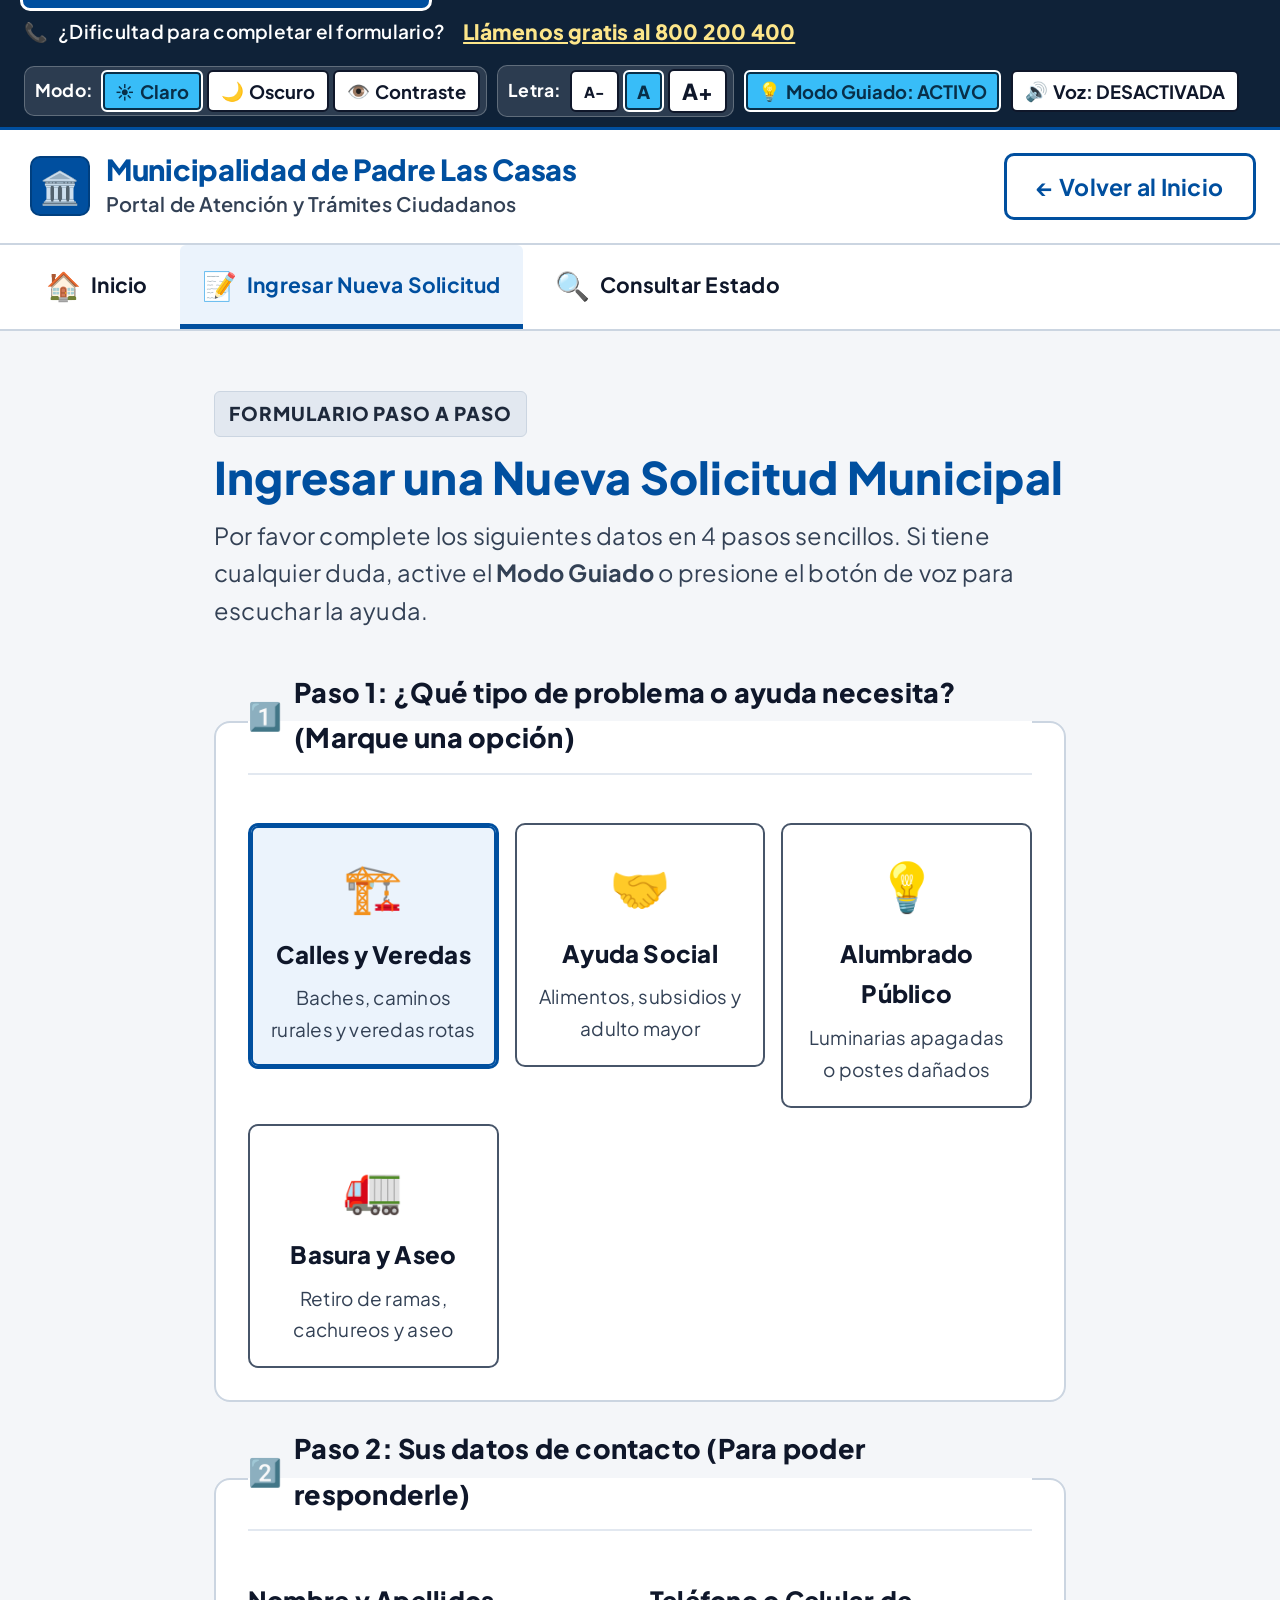
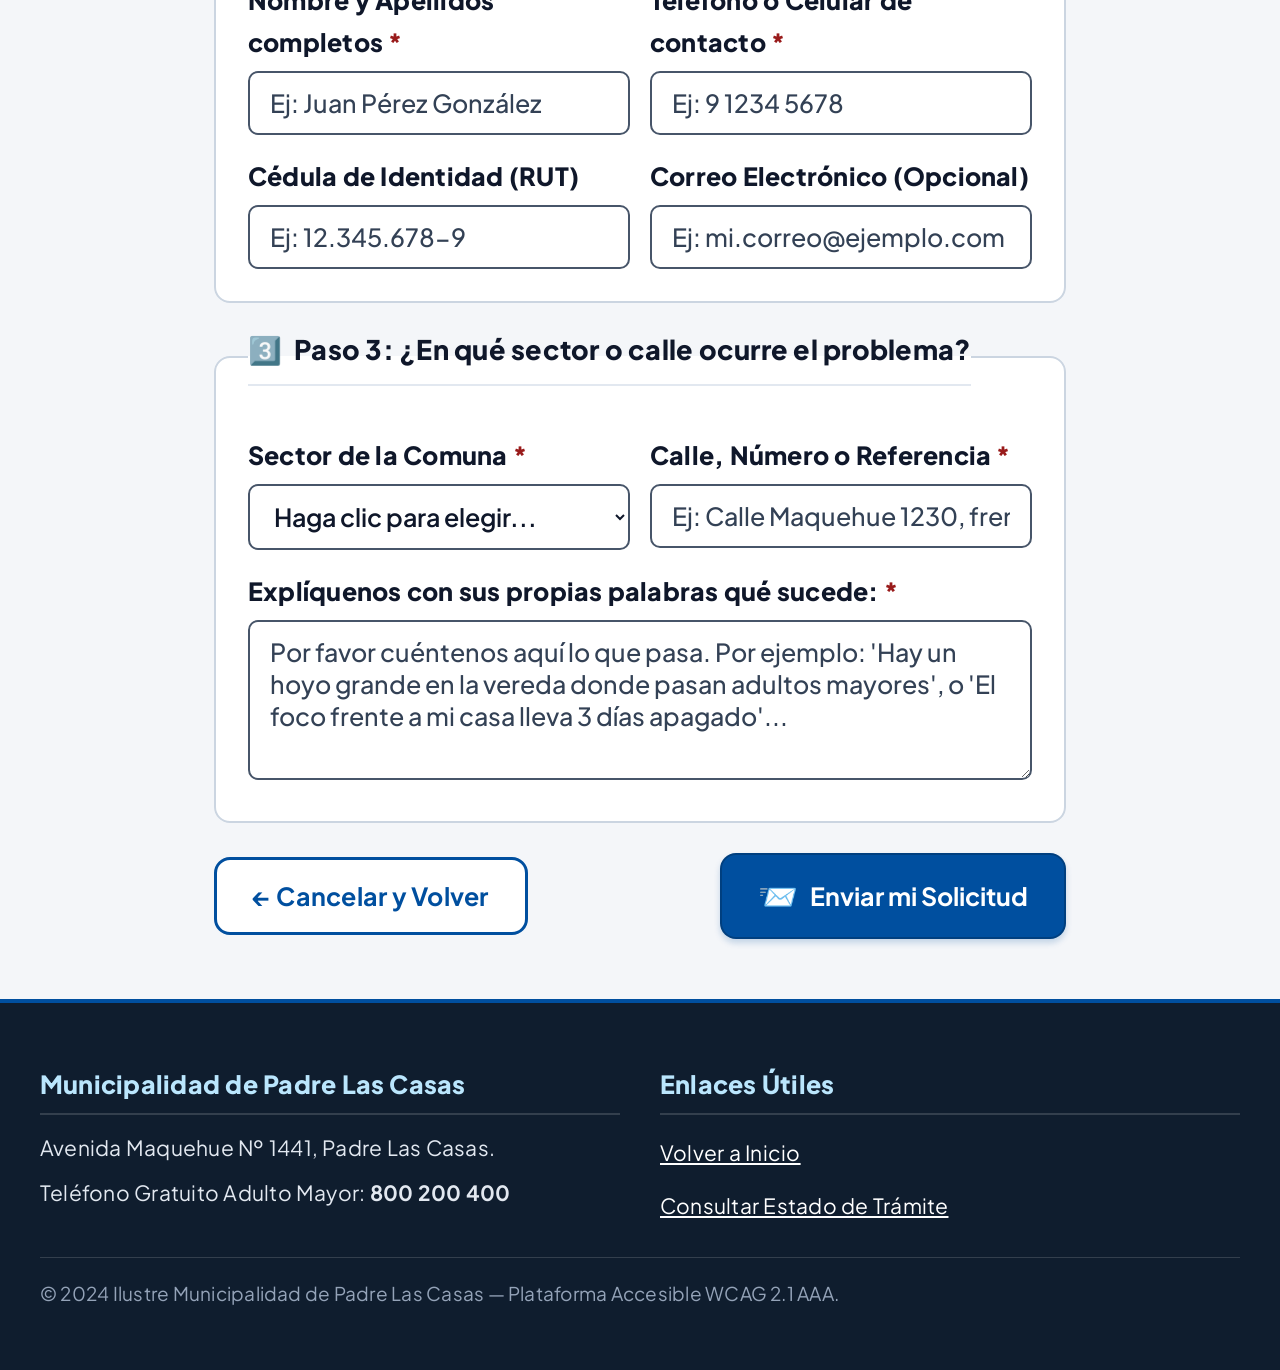
<file: html/solicitud.html>
<!DOCTYPE html>
<html lang="es" data-font-size="normal">
<head>
  <meta charset="UTF-8">
  <meta name="viewport" content="width=device-width, initial-scale=1.0">
  <title>Ingresar Nueva Solicitud — Municipalidad de Padre Las Casas</title>
  <meta name="description" content="Formulario accesible para ingresar requerimientos y solicitudes a la Municipalidad de Padre Las Casas.">
  <link rel="stylesheet" href="../css/style.css">
</head>
<body>

  <!-- Enlace de salto accesible -->
  <a href="#contenido-principal" class="skip-link">Saltar directamente al formulario</a>

  <!-- ============================================================
       1. BARRA SUPERIOR DE ACCESIBILIDAD
       ============================================================ -->
  <aside class="accessibility-topbar" aria-label="Herramientas de accesibilidad y ayuda">
    <div class="topbar-container">
      <div class="topbar-phone">
        <span aria-hidden="true">📞</span>
        <span>¿Dificultad para completar el formulario?</span>
        <a href="tel:800200400" 
           class="phone-link"
           data-tooltip-what="Teléfono gratuito de ayuda para personas mayores."
           data-tooltip-action="Al hacer clic llamará a un funcionario que llenará la solicitud por usted vía telefónica.">
          Llámenos gratis al 800 200 400
        </a>
      </div>

      <div class="topbar-controls">

        <!-- Selector de tema (Claro / Oscuro / Alto Contraste Suave) -->
        <div class="theme-selector-group" role="group" aria-label="Cambiar tema visual de la página">
          <span class="theme-group-label">Modo:</span>
          
          <button type="button" 
                  class="btn-toolbar active" 
                  id="btn-theme-light"
                  aria-pressed="true"
                  data-tooltip-what="Modo Claro: fondo blanco y limpio, ideal para leer de día."
                  data-tooltip-action="Al hacer clic, la página se mostrará con fondo claro y letras oscuras.">
            <span aria-hidden="true">☀️</span>
            <span class="toolbar-btn-text">Claro</span>
          </button>

          <button type="button" 
                  class="btn-toolbar" 
                  id="btn-theme-dark"
                  aria-pressed="false"
                  data-tooltip-what="Modo Oscuro: fondo azul noche municipal de la anterior versión con tonos cian."
                  data-tooltip-action="Al hacer clic, la página cambiará al fondo azul noche con los colores de la municipalidad.">
            <span aria-hidden="true">🌙</span>
            <span class="toolbar-btn-text">Oscuro</span>
          </button>

          <button type="button" 
                  class="btn-toolbar" 
                  id="btn-theme-contrast"
                  aria-pressed="false"
                  data-tooltip-what="Modo Alto Contraste Suave: letras blancas y crema sobre fondo oscuro, sin colores chillones ni amarillos eléctricos."
                  data-tooltip-action="Al hacer clic, activa la máxima legibilidad con tonos cálidos y descansados para la vista.">
            <span aria-hidden="true">👁️</span>
            <span class="toolbar-btn-text">Contraste</span>
          </button>
        </div>

        <div class="font-size-group" role="group" aria-label="Cambiar tamaño de letra">
          <span class="font-group-label">Letra:</span>
          <button type="button" class="btn-toolbar" id="btn-font-decrease" aria-label="Reducir letra"
                  data-tooltip-what="Botón A menos para achicar la letra del texto."
                  data-tooltip-action="Al hacer clic reducirá el tamaño del texto.">
            <span aria-hidden="true" style="font-size: 15px; font-weight: 800;">A-</span>
          </button>
          <button type="button" class="btn-toolbar" id="btn-font-reset" aria-label="Letra normal"
                  data-tooltip-what="Botón para volver al tamaño de letra normal."
                  data-tooltip-action="Al hacer clic restablece el texto a tamaño estándar.">
            <span aria-hidden="true" style="font-size: 18px; font-weight: 800;">A</span>
          </button>
          <button type="button" class="btn-toolbar" id="btn-font-increase" aria-label="Aumentar letra"
                  data-tooltip-what="Botón A más para agrandar la letra."
                  data-tooltip-action="Al hacer clic aumentará el tamaño de las letras.">
            <span aria-hidden="true" style="font-size: 22px; font-weight: 800;">A+</span>
          </button>
        </div>

        <button type="button" class="btn-toolbar active" id="btn-toggle-guided" aria-pressed="true"
                data-tooltip-what="Interruptor del Asistente Guiado paso a paso."
                data-tooltip-action="Al hacer clic activa o desactiva las explicaciones de ayuda en cada campo.">
          <span aria-hidden="true">💡</span>
          <span class="toolbar-btn-text">Modo Guiado: ACTIVO</span>
        </button>

        <button type="button" class="btn-toolbar" id="btn-toggle-voice" aria-pressed="false"
                data-tooltip-what="Interruptor de voz y audio."
                data-tooltip-action="Al hacer clic una voz le leerá las instrucciones de cada campo que seleccione.">
          <span aria-hidden="true">🔊</span>
          <span class="toolbar-btn-text">Voz: DESACTIVADA</span>
        </button>
      </div>
    </div>
  </aside>

  <!-- Banner de lectura de voz activa -->
  <div id="speaking-banner" class="speaking-indicator-banner" style="display: none;" role="status">
    <div style="display: flex; align-items: center; gap: 10px;">
      <span aria-hidden="true">🔊</span>
      <span>El asistente de voz está leyendo...</span>
    </div>
    <button type="button" id="btn-stop-speech" class="btn-stop-audio">
      ⏹️ Detener lectura de voz
    </button>
  </div>

  <!-- ============================================================
       2. ENCABEZADO
       ============================================================ -->
  <header class="site-header" role="banner">
    <div class="header-inner">
      <a href="../index.html" class="header-brand"
         data-tooltip-what="Logotipo de la Municipalidad de Padre Las Casas."
         data-tooltip-action="Al hacer clic volverá a la portada de inicio.">
        <div class="brand-crest" aria-hidden="true">🏛️</div>
        <div class="brand-text-block">
          <span class="brand-entity">Municipalidad de Padre Las Casas</span>
          <span class="brand-subline">Portal de Atención y Trámites Ciudadanos</span>
        </div>
      </a>

      <div>
        <a href="../index.html" class="btn btn-secondary"
           data-tooltip-what="Botón para volver a la página de inicio."
           data-tooltip-action="Al hacer clic regresará a la página principal sin guardar cambios.">
          ← Volver al Inicio
        </a>
      </div>
    </div>
  </header>

  <!-- ============================================================
       3. NAVEGACIÓN SIMPLIFICADA
       ============================================================ -->
  <nav class="main-navigation" aria-label="Menú principal">
    <div class="nav-container">
      <ul class="nav-list">
        <li>
          <a href="../index.html" class="nav-link"
             data-tooltip-what="Enlace al inicio del portal."
             data-tooltip-action="Al hacer clic irá a la página principal.">
            <span class="nav-icon" aria-hidden="true">🏠</span>
            <span>Inicio</span>
          </a>
        </li>
        <li>
          <a href="solicitud.html" class="nav-link active" aria-current="page"
             data-tooltip-what="Página actual del formulario de nueva solicitud."
             data-tooltip-action="Usted ya se encuentra en esta página para ingresar su requerimiento.">
            <span class="nav-icon" aria-hidden="true">📝</span>
            <span>Ingresar Nueva Solicitud</span>
          </a>
        </li>
        <li>
          <a href="consulta.html" class="nav-link"
             data-tooltip-what="Enlace para ver el estado de un trámite existente."
             data-tooltip-action="Al hacer clic irá a la pantalla para revisar cómo va su solicitud.">
            <span class="nav-icon" aria-hidden="true">🔍</span>
            <span>Consultar Estado</span>
          </a>
        </li>
      </ul>
    </div>
  </nav>

  <!-- ============================================================
       4. CONTENIDO PRINCIPAL: FORMULARIO ACCESIBLE
       ============================================================ -->
  <main id="contenido-principal" class="section" style="max-width: 900px; margin: 0 auto;">
    
    <header class="section-header-accessible">
      <span class="section-tag-senior">Formulario Paso a Paso</span>
      <h1 class="section-heading" style="font-size: clamp(2rem, 3.5vw, 2.6rem); color: var(--color-primary);">
        Ingresar una Nueva Solicitud Municipal
      </h1>
      <p class="section-intro">
        Por favor complete los siguientes datos en 4 pasos sencillos. Si tiene cualquier duda, active el <strong>Modo Guiado</strong> o presione el botón de voz para escuchar la ayuda.
      </p>
    </header>

    <form action="consulta.html" method="GET" onsubmit="alert('¡Solicitud ingresada con éxito! Su número de trámite asignado es: PLC-2024-0847. A continuación podrá ver su estado.');">

      <!-- PASO 1: TIPO DE PROBLEMA -->
      <fieldset class="form-section-card">
        <legend class="form-section-title">
          <span aria-hidden="true">1️⃣</span>
          <span>Paso 1: ¿Qué tipo de problema o ayuda necesita? (Marque una opción)</span>
        </legend>

        <div class="radio-choice-grid">
          
          <div>
            <input type="radio" name="tipo_problema" id="opt-calles" value="calles" class="radio-card-input sr-only" checked>
            <label for="opt-calles" class="radio-card-label" tabindex="0"
                   data-tooltip-what="Opción 1: Arreglo de calles, caminos y veredas."
                   data-tooltip-action="Seleccione esta opción si su reclamo tiene que ver con baches, pavimentos rotos o caminos de tierra.">
              <span class="radio-card-icon" aria-hidden="true">🏗️</span>
              <span class="radio-card-title">Calles y Veredas</span>
              <span class="radio-card-desc">Baches, caminos rurales y veredas rotas</span>
            </label>
          </div>

          <div>
            <input type="radio" name="tipo_problema" id="opt-social" value="social" class="radio-card-input sr-only">
            <label for="opt-social" class="radio-card-label" tabindex="0"
                   data-tooltip-what="Opción 2: Ayuda social para familias y adultos mayores."
                   data-tooltip-action="Seleccione esta opción si necesita alimentos, pañales para adulto, subsidios o asistencia social.">
              <span class="radio-card-icon" aria-hidden="true">🤝</span>
              <span class="radio-card-title">Ayuda Social</span>
              <span class="radio-card-desc">Alimentos, subsidios y adulto mayor</span>
            </label>
          </div>

          <div>
            <input type="radio" name="tipo_problema" id="opt-alumbrado" value="alumbrado" class="radio-card-input sr-only">
            <label for="opt-alumbrado" class="radio-card-label" tabindex="0"
                   data-tooltip-what="Opción 3: Focos de alumbrado público apagados."
                   data-tooltip-action="Seleccione esta opción si falta iluminación en su calle o pasaje.">
              <span class="radio-card-icon" aria-hidden="true">💡</span>
              <span class="radio-card-title">Alumbrado Público</span>
              <span class="radio-card-desc">Luminarias apagadas o postes dañados</span>
            </label>
          </div>

          <div>
            <input type="radio" name="tipo_problema" id="opt-aseo" value="aseo" class="radio-card-input sr-only">
            <label for="opt-aseo" class="radio-card-label" tabindex="0"
                   data-tooltip-what="Opción 4: Aseo, basura y retiro de ramas."
                   data-tooltip-action="Seleccione esta opción si necesita que retiren ramas, escombros o limpien microbasurales.">
              <span class="radio-card-icon" aria-hidden="true">🚛</span>
              <span class="radio-card-title">Basura y Aseo</span>
              <span class="radio-card-desc">Retiro de ramas, cachureos y aseo</span>
            </label>
          </div>

        </div>
      </fieldset>

      <!-- PASO 2: DATOS DEL VECINO -->
      <fieldset class="form-section-card">
        <legend class="form-section-title">
          <span aria-hidden="true">2️⃣</span>
          <span>Paso 2: Sus datos de contacto (Para poder responderle)</span>
        </legend>

        <div style="display: grid; grid-template-columns: repeat(auto-fit, minmax(280px, 1fr)); gap: 20px;">
          
          <div>
            <label for="input-nombre" class="form-label-senior">
              Nombre y Apellidos completos <span style="color: var(--color-danger);" aria-hidden="true">*</span>
            </label>
            <input type="text" 
                   id="input-nombre" 
                   name="nombre" 
                   class="form-control-senior" 
                   placeholder="Ej: Juan Pérez González"
                   required
                   data-tooltip-what="Campo de texto para ingresar su nombre y apellido."
                   data-tooltip-action="Escriba aquí su nombre como aparece en su cédula de identidad para identificar su solicitud.">
          </div>

          <div>
            <label for="input-telefono" class="form-label-senior">
              Teléfono o Celular de contacto <span style="color: var(--color-danger);" aria-hidden="true">*</span>
            </label>
            <input type="tel" 
                   id="input-telefono" 
                   name="telefono" 
                   class="form-control-senior" 
                   placeholder="Ej: 9 1234 5678"
                   required
                   data-tooltip-what="Campo de texto para anotar su número telefónico."
                   data-tooltip-action="Escriba aquí el número donde un funcionario municipal pueda llamarle para darle la respuesta.">
          </div>

          <div>
            <label for="input-rut" class="form-label-senior">
              Cédula de Identidad (RUT)
            </label>
            <input type="text" 
                   id="input-rut" 
                   name="rut" 
                   class="form-control-senior" 
                   placeholder="Ej: 12.345.678-9"
                   data-tooltip-what="Campo para anotar su número de RUT chileno."
                   data-tooltip-action="Escriba su RUT con guión y dígito verificador. Nos ayuda a buscar su ficha vecinal.">
          </div>

          <div>
            <label for="input-correo" class="form-label-senior">
              Correo Electrónico (Opcional)
            </label>
            <input type="email" 
                   id="input-correo" 
                   name="correo" 
                   class="form-control-senior" 
                   placeholder="Ej: mi.correo@ejemplo.com"
                   data-tooltip-what="Campo para escribir su correo electrónico si tiene uno."
                   data-tooltip-action="Si tiene correo electrónico, anótelo aquí para enviarle una copia digital de su comprobante.">
          </div>

        </div>
      </fieldset>

      <!-- PASO 3: DÓNDE OCURRE EL PROBLEMA -->
      <fieldset class="form-section-card">
        <legend class="form-section-title">
          <span aria-hidden="true">3️⃣</span>
          <span>Paso 3: ¿En qué sector o calle ocurre el problema?</span>
        </legend>

        <div style="display: grid; grid-template-columns: repeat(auto-fit, minmax(280px, 1fr)); gap: 20px; margin-bottom: 20px;">
          
          <div>
            <label for="select-sector" class="form-label-senior">
              Sector de la Comuna <span style="color: var(--color-danger);" aria-hidden="true">*</span>
            </label>
            <select id="select-sector" name="sector" class="form-control-senior" required
                    data-tooltip-what="Lista desplegable para seleccionar si vive en zona urbana o campo."
                    data-tooltip-action="Haga clic para elegir entre Padre Las Casas urbano o comunidades y sectores rurales.">
              <option value="" disabled selected>Haga clic para elegir...</option>
              <option value="urbano">Sector Urbano (Calles de Padre Las Casas)</option>
              <option value="rural">Sector Rural / Comunidades Indígenas</option>
              <option value="san_ramon">Localidad de San Ramón</option>
            </select>
          </div>

          <div>
            <label for="input-direccion" class="form-label-senior">
              Calle, Número o Referencia <span style="color: var(--color-danger);" aria-hidden="true">*</span>
            </label>
            <input type="text" 
                   id="input-direccion" 
                   name="direccion" 
                   class="form-control-senior" 
                   placeholder="Ej: Calle Maquehue 1230, frente a la plaza"
                   required
                   data-tooltip-what="Campo de texto para anotar la dirección exacta."
                   data-tooltip-action="Escriba la calle y número o referencias fáciles (cerca de un negocio, iglesia, escuela o kilómetro).">
          </div>

        </div>

        <div>
          <label for="textarea-descripcion" class="form-label-senior">
            Explíquenos con sus propias palabras qué sucede: <span style="color: var(--color-danger);" aria-hidden="true">*</span>
          </label>
          <textarea id="textarea-descripcion" 
                    name="descripcion" 
                    class="form-control-senior" 
                    rows="4" 
                    placeholder="Por favor cuéntenos aquí lo que pasa. Por ejemplo: 'Hay un hoyo grande en la vereda donde pasan adultos mayores', o 'El foco frente a mi casa lleva 3 días apagado'..."
                    required
                    data-tooltip-what="Área de texto grande para escribir con tranquilidad lo que necesita."
                    data-tooltip-action="Escriba con calma el detalle del problema para que la cuadrilla municipal sepa exactamente qué herramientas llevar."></textarea>
        </div>

      </fieldset>

      <!-- BOTONES FINALES DE ENVÍO -->
      <div style="display: flex; flex-wrap: wrap; gap: 20px; justify-content: space-between; align-items: center; margin-top: 30px;">
        
        <a href="../index.html" class="btn btn-secondary btn-hero"
           data-tooltip-what="Botón para cancelar y volver atrás."
           data-tooltip-action="Al hacer clic cancelará la solicitud y volverá a la página principal.">
          ← Cancelar y Volver
        </a>

        <button type="submit" class="btn btn-primary btn-hero" style="min-width: 300px;"
                data-tooltip-what="Botón principal para enviar formalmente su requerimiento al municipio."
                data-tooltip-action="Al hacer clic guardará su solicitud y le mostrará su número de comprobante oficial.">
          <span class="btn-icon" aria-hidden="true">📨</span>
          <span>Enviar mi Solicitud</span>
        </button>

      </div>

    </form>

  </main>

  <!-- ============================================================
       5. PIE DE PÁGINA
       ============================================================ -->
  <footer class="site-footer-senior" role="contentinfo">
    <div class="footer-inner-senior">
      <div>
        <h3 class="footer-col-title">Municipalidad de Padre Las Casas</h3>
        <p class="footer-text">Avenida Maquehue Nº 1441, Padre Las Casas.</p>
        <p class="footer-text">Teléfono Gratuito Adulto Mayor: <strong>800 200 400</strong></p>
      </div>
      <div>
        <h3 class="footer-col-title">Enlaces Útiles</h3>
        <ul class="footer-links-list">
          <li class="footer-link-item"><a href="../index.html">Volver a Inicio</a></li>
          <li class="footer-link-item"><a href="consulta.html">Consultar Estado de Trámite</a></li>
        </ul>
      </div>
    </div>
    <div class="footer-bottom-bar">
      <span>© 2024 Ilustre Municipalidad de Padre Las Casas — Plataforma Accesible WCAG 2.1 AAA.</span>
    </div>
  </footer>

  <script src="../js/accessibility.js"></script>

  <script>
    // Permitir seleccionar los radio buttons con la tecla Espacio / Enter en el label
    document.querySelectorAll('.radio-card-label').forEach(label => {
      label.addEventListener('keydown', (e) => {
        if (e.key === ' ' || e.key === 'Enter') {
          e.preventDefault();
          const forId = label.getAttribute('for');
          const radio = document.getElementById(forId);
          if (radio) {
            radio.checked = true;
            radio.dispatchEvent(new Event('change'));
          }
        }
      });
    });
  </script>

</body>
</html>
</file>
<file: css/style.css>
/* ============================================================
   MUNICIPALIDAD DE PADRE LAS CASAS — PORTAL DIGITAL CIUDADANO
   Design System Accesible — WCAG 2.1 AAA
   Soporte Integral de Temas:
   1. Modo Claro (Fondo claro y limpio)
   2. Modo Oscuro (Paleta municipal azul noche de la anterior versión)
   3. Modo Alto Contraste Suave (Blanco y crema cálido, SIN amarillo eléctrico)
   ============================================================ */

@import url('https://fonts.googleapis.com/css2?family=Plus+Jakarta+Sans:wght@400;500;600;700;800&family=Inter:wght@400;500;600;700;800&display=swap');

/* ============================================================
   1. PALETA BASE: MODO CLARO (POR DEFECTO)
   ============================================================ */
:root {
  /* Fondos claros */
  --bg-page:        #F4F6F9;       /* Gris suave muy limpio y descansado */
  --bg-surface:     #FFFFFF;       /* Blanco puro para tarjetas y lectura */
  --bg-card:        #FFFFFF;
  --bg-subtle:      #E2E8F0;       /* Gris neutro para divisores */
  --bg-accent-soft: #EBF3FC;       /* Azul muy suave para destacados */

  /* Textos oscuros de máximo contraste (Supera 10:1 en fondo blanco) */
  --text-main:      #0F172A;       /* Azul pizarra casi negro (contraste 14.5:1) */
  --text-body:      #1E293B;       /* Texto de párrafo de máxima legibilidad */
  --text-muted:     #334155;       /* Texto secundario pero legible (contraste 8.8:1) */
  --text-inverse:   #FFFFFF;

  /* Colores cívicos e institucionales de Padre Las Casas */
  --color-primary:       #004F9F;  /* Azul municipal profundo */
  --color-primary-hover: #003366;
  --color-primary-active:#002244;
  --color-secondary:     #0D5C3A;  /* Verde bosque cívico */
  --color-secondary-hover:#083E26;
  --color-accent-cyan:   #0284C7;  /* Cian accesible */
  --color-accent-blue:   #3B7BF8;
  --color-accent-teal:   #0BBFB0;
  --color-accent-gold:   #D97706;  /* Oro ámbar cálido */

  /* Colores de estado con alto contraste */
  --color-success:   #065F46;
  --color-success-bg:#D1FAE5;
  --color-warning:   #92400E;
  --color-warning-bg:#FEF3C7;
  --color-danger:    #991B1B;
  --color-danger-bg: #FEE2E2;
  --color-info:      #075985;
  --color-info-bg:   #E0F2FE;

  /* Bordes bien definidos */
  --border-strong:  #0F172A;
  --border-main:    #475569;
  --border-subtle:  #CBD5E1;

  /* Anillo de enfoque de máxima visibilidad */
  --focus-ring-color:  #003366;
  --focus-ring-offset: 4px;
  --focus-ring-width:  4px;

  /* Tipografía base agrandada para adultos mayores */
  --font-base-size:    20px;
  --font-line-height:  1.68;
  --font-letter-space: 0.012em;
  --font-family:       'Plus Jakarta Sans', 'Inter', -apple-system, BlinkMacSystemFont, 'Segoe UI', Roboto, sans-serif;

  /* Espaciado generoso */
  --sp-xs: 6px;   --sp-sm: 10px;  --sp-md: 18px;
  --sp-lg: 28px;  --sp-xl: 40px;  --sp-2xl: 60px;

  --radius-sm: 6px;  --radius-md: 10px;  --radius-lg: 16px;  --radius-full: 9999px;

  --shadow-card: 0 4px 12px rgba(15, 23, 42, 0.08);
  --header-bg: #FFFFFF;
  --topbar-bg: #0F2238;
  --footer-bg: #0F1D2E;

  /* Variables de compatibilidad interna */
  --bg-primary:     var(--bg-page);
  --bg-secondary:   var(--bg-surface);
  --text-primary:   var(--text-main);
  --text-secondary: var(--text-body);
  --accent-cyan:    var(--color-accent-cyan);
  --accent-blue:    var(--color-accent-blue);
  --accent-teal:    var(--color-accent-teal);
  --accent-gold:    var(--color-accent-gold);
  --border:         var(--border-subtle);
  --font-brand:     var(--font-family);
}

/* ============================================================
   2. MODO OSCURO (COLORES MUNICIPALES DE LA PÁGINA ANTERIOR)
   ============================================================ */
html[data-theme="dark"] {
  /* Fondos del tema anterior: #060D1A, #0D1B2E, #0F2238, #132840 */
  --bg-page:        #060D1A;       /* Fondo azul noche institucional */
  --bg-surface:     #0D1B2E;       /* Superficie profunda */
  --bg-card:        #0F2238;       /* Tarjetas en azul municipal */
  --bg-subtle:      #132840;       /* Fondos secundarios y divisores */
  --bg-accent-soft: rgba(0, 212, 232, 0.12); /* Brillo cian suave */

  /* Textos nítidos y claros de alto contraste en fondo oscuro */
  --text-main:      #F0F6FF;       /* Blanco hielo muy legible */
  --text-body:      #E2E8F0;       /* Gris claro nítido y descansado */
  --text-muted:     #94A9C9;       /* Azul grisáceo del tema anterior */
  --text-inverse:   #060D1A;

  /* Colores de acento de la página anterior */
  --color-primary:       #3B7BF8;  /* Azul brillante municipal */
  --color-primary-hover: #2563EB;
  --color-primary-active:#1D4ED8;
  --color-secondary:     #0BBFB0;  /* Verde azulado teal */
  --color-secondary-hover:#09998D;
  --color-accent-cyan:   #00D4E8;  /* Cian característico */
  --color-accent-blue:   #3B7BF8;
  --color-accent-teal:   #0BBFB0;
  --color-accent-gold:   #F59E0B;  /* Dorado cálido */

  /* Estados en modo oscuro */
  --color-success:   #10B981;
  --color-success-bg:rgba(16, 185, 129, 0.18);
  --color-warning:   #F59E0B;
  --color-warning-bg:rgba(245, 158, 11, 0.18);
  --color-danger:    #F87171;
  --color-danger-bg: rgba(239, 68, 68, 0.18);
  --color-info:      #38BDF8;
  --color-info-bg:   rgba(56, 189, 248, 0.18);

  /* Bordes nítidos */
  --border-strong:  #00D4E8;
  --border-main:    rgba(0, 212, 232, 0.35);
  --border-subtle:  #1E3A5F;

  --focus-ring-color: #00D4E8;
  --shadow-card: 0 4px 20px rgba(0, 0, 0, 0.45);
  --header-bg: #0D1B2E;
  --topbar-bg: #060D1A;
  --footer-bg: #060D1A;

  /* Compatibilidad interna en modo oscuro */
  --bg-primary:     #060D1A;
  --bg-secondary:   #0D1B2E;
  --text-primary:   #F0F6FF;
  --text-secondary: #CBD5E1;
  --accent-cyan:    #00D4E8;
  --accent-blue:    #3B7BF8;
  --accent-teal:    #0BBFB0;
  --accent-gold:    #F59E0B;
  --border:         #1E3A5F;
}

/* Adaptaciones de componentes específicos en Modo Oscuro */
html[data-theme="dark"] .site-header {
  background-color: var(--header-bg);
  border-bottom: 2px solid var(--border-subtle);
}

html[data-theme="dark"] .main-navigation {
  background-color: #0F2238;
  border-bottom: 2px solid var(--border-subtle);
}

html[data-theme="dark"] .nav-link {
  color: #F0F6FF;
}

html[data-theme="dark"] .nav-link:hover {
  background-color: rgba(0, 212, 232, 0.12);
  color: #00D4E8;
  border-bottom-color: #00D4E8;
}

html[data-theme="dark"] .nav-link.active {
  background-color: rgba(0, 212, 232, 0.15);
  color: #00D4E8;
  border-bottom-color: #00D4E8;
}

html[data-theme="dark"] .hero-section {
  background-color: #060D1A;
  border-bottom: 2px solid var(--border-subtle);
}

html[data-theme="dark"] .hero-badge-senior {
  background-color: rgba(0, 212, 232, 0.12);
  border-color: rgba(0, 212, 232, 0.35);
  color: #00D4E8;
}

html[data-theme="dark"] .hero-title-highlight {
  color: #00D4E8;
  text-decoration-color: #3B7BF8;
}

html[data-theme="dark"] .hero-phone-box {
  background-color: #0F2238;
  border: 2.5px solid #F59E0B;
}

html[data-theme="dark"] .phone-box-icon {
  background-color: rgba(245, 158, 11, 0.2);
  border-color: #F59E0B;
  color: #FBBF24;
}

html[data-theme="dark"] .phone-box-title {
  color: #FDE68A;
}

html[data-theme="dark"] .phone-box-desc {
  color: #E2E8F0;
}

html[data-theme="dark"] .phone-number-big {
  color: #FBBF24;
}

html[data-theme="dark"] .service-card,
html[data-theme="dark"] .step-card-senior,
html[data-theme="dark"] .status-lookup-card,
html[data-theme="dark"] .form-section-card {
  background-color: #0F2238;
  border-color: #1E3A5F;
}

html[data-theme="dark"] .service-card:hover {
  border-color: #00D4E8;
  box-shadow: 0 0 20px rgba(0, 212, 232, 0.15);
}

html[data-theme="dark"] .service-icon-circle {
  background-color: #132840;
  border-color: rgba(0, 212, 232, 0.35);
  color: #00D4E8;
}

html[data-theme="dark"] .service-examples {
  background-color: #0D1B2E;
  border-left-color: #00D4E8;
  color: #CBD5E1;
}

html[data-theme="dark"] .form-control-senior {
  background-color: #0D1B2E;
  color: #F0F6FF;
  border-color: #334E68;
}

html[data-theme="dark"] .form-control-senior:focus {
  border-color: #00D4E8;
  outline-color: #00D4E8 !important;
}

html[data-theme="dark"] .btn-secondary {
  background-color: #0D1B2E;
  color: #00D4E8;
  border-color: #00D4E8;
}

html[data-theme="dark"] .btn-secondary:hover,
html[data-theme="dark"] .btn-secondary:focus {
  background-color: rgba(0, 212, 232, 0.15);
  color: #FFFFFF;
}

html[data-theme="dark"] .btn-primary {
  background-color: #3B7BF8;
  color: #FFFFFF;
  border-color: #60A5FA;
}

html[data-theme="dark"] .btn-primary:hover,
html[data-theme="dark"] .btn-primary:focus {
  background-color: #2563EB;
  border-color: #00D4E8;
}

html[data-theme="dark"] .radio-card-label {
  background-color: #0D1B2E;
  border-color: #334E68;
}

html[data-theme="dark"] .radio-card-label:hover {
  border-color: #00D4E8;
  background-color: #132840;
}

html[data-theme="dark"] .radio-card-input:checked + .radio-card-label {
  border-color: #00D4E8;
  background-color: rgba(0, 212, 232, 0.15);
  box-shadow: inset 0 0 0 2px #00D4E8;
}

/* ============================================================
   3. MODO ALTO CONTRASTE SUAVE (SIN AMARILLO ELÉCTRICO)
   Fondo oscuro profundo con blanco nítido y crema cálido
   ============================================================ */
html[data-theme="contrast"],
html[data-contrast="high"] {
  /* Fondo mate descansado */
  --bg-page:        #080E1A;
  --bg-surface:     #0F172A;
  --bg-card:        #0F172A;
  --bg-subtle:      #1E293B;
  --bg-accent-soft: rgba(186, 230, 253, 0.12);

  /* Texto blanco puro y crema suave (NADA DE AMARILLO ELÉCTRICO) */
  --text-main:      #FEF3C7;       /* Crema cálido muy suave y descansado */
  --text-body:      #FFFFFF;       /* Blanco puro de máxima nitidez */
  --text-muted:     #E2E8F0;       /* Gris claro suave */
  --text-inverse:   #080E1A;

  /* Acentos en azul cielo suave y crema */
  --color-primary:       #7DD3FC;  /* Celeste cielo suave */
  --color-primary-hover: #BAE6FD;
  --color-primary-active:#38BDF8;
  --color-secondary:     #A7F3D0;  /* Verde menta suave */
  --color-secondary-hover:#D1FAE5;
  --color-accent-cyan:   #BAE6FD;
  --color-accent-gold:   #FDE68A;

  /* Estados suaves pero de alto contraste */
  --color-success:   #6EE7B7;
  --color-success-bg:#064E3B;
  --color-warning:   #FDE68A;
  --color-warning-bg:#451A03;
  --color-danger:    #FCA5A5;
  --color-danger-bg: #450A0A;
  --color-info:      #BAE6FD;
  --color-info-bg:   #082F49;

  /* Bordes bien visibles en gris piedra claro */
  --border-strong:  #FFFFFF;
  --border-main:    #CBD5E1;
  --border-subtle:  #64748B;

  --focus-ring-color: #38BDF8;
  --shadow-card: none;
  --header-bg: #080E1A;
  --topbar-bg: #080E1A;
  --footer-bg: #080E1A;

  /* Compatibilidad interna en alto contraste */
  --bg-primary:     #080E1A;
  --bg-secondary:   #0F172A;
  --text-primary:   #FFFFFF;
  --text-secondary: #FEF3C7;
  --accent-cyan:    #BAE6FD;
  --accent-blue:    #7DD3FC;
  --accent-teal:    #A7F3D0;
  --accent-gold:    #FDE68A;
  --border:         #CBD5E1;
}

html[data-theme="contrast"] .btn-primary,
html[data-contrast="high"] .btn-primary {
  background-color: #FDE68A !important;
  color: #080E1A !important;
  border: 3px solid #FFFFFF !important;
  font-weight: 800 !important;
}

html[data-theme="contrast"] .btn-primary:hover,
html[data-theme="contrast"] .btn-primary:focus,
html[data-contrast="high"] .btn-primary:hover,
html[data-contrast="high"] .btn-primary:focus {
  background-color: #FFFFFF !important;
  color: #080E1A !important;
  border-color: #7DD3FC !important;
}

html[data-theme="contrast"] .btn-secondary,
html[data-contrast="high"] .btn-secondary {
  background-color: #0F172A !important;
  color: #BAE6FD !important;
  border: 3px solid #7DD3FC !important;
}

html[data-theme="contrast"] .btn-secondary:hover,
html[data-theme="contrast"] .btn-secondary:focus,
html[data-contrast="high"] .btn-secondary:hover,
html[data-contrast="high"] .btn-secondary:focus {
  background-color: #7DD3FC !important;
  color: #080E1A !important;
}

html[data-theme="contrast"] .service-card,
html[data-theme="contrast"] .card,
html[data-contrast="high"] .service-card,
html[data-contrast="high"] .card {
  border: 2.5px solid #CBD5E1 !important;
}

/* ============================================================
   4. ESCALAS DE TAMAÑO DE TEXTO (A- / A / A+)
   ============================================================ */
html[data-font-size="normal"] {
  --font-base-size: 20px;
}

html[data-font-size="grande"] {
  --font-base-size: 23px;
}

html[data-font-size="muy-grande"] {
  --font-base-size: 26px;
}

/* ============================================================
   5. RESET Y BASE ACCESIBLE
   ============================================================ */
*, *::before, *::after {
  box-sizing: border-box;
  margin: 0;
  padding: 0;
}

html {
  font-size: var(--font-base-size);
  scroll-behavior: smooth;
}

body {
  font-family: var(--font-family);
  font-size: 1rem;
  line-height: var(--font-line-height);
  letter-spacing: var(--font-letter-space);
  background-color: var(--bg-page);
  color: var(--text-body);
  min-height: 100vh;
  display: flex;
  flex-direction: column;
  -webkit-font-smoothing: antialiased;
  transition: background-color 0.2s ease, color 0.2s ease;
}

:focus-visible {
  outline: var(--focus-ring-width) solid var(--focus-ring-color) !important;
  outline-offset: var(--focus-ring-offset) !important;
  border-radius: var(--radius-sm);
}

.skip-link {
  position: absolute;
  top: -60px;
  left: 20px;
  background: var(--color-primary);
  color: #FFFFFF;
  padding: 14px 24px;
  font-size: 1.1rem;
  font-weight: 700;
  z-index: 10000;
  border-radius: var(--radius-md);
  border: 3px solid #FFFFFF;
  text-decoration: underline;
  transition: top 0.2s ease;
}

.skip-link:focus {
  top: 15px;
}

/* ============================================================
   6. BARRA SUPERIOR DE ACCESIBILIDAD Y SELECTOR DE TEMAS
   ============================================================ */
.accessibility-topbar {
  background-color: var(--topbar-bg);
  color: #FFFFFF;
  border-bottom: 3px solid var(--color-primary);
  padding: 10px 24px;
  position: sticky;
  top: 0;
  z-index: 999;
  transition: background-color 0.2s ease;
}

.topbar-container {
  max-width: 1300px;
  margin: 0 auto;
  display: flex;
  flex-wrap: wrap;
  align-items: center;
  justify-content: space-between;
  gap: 12px;
}

.topbar-phone {
  display: flex;
  align-items: center;
  gap: 10px;
  font-size: 0.95rem;
  font-weight: 600;
}

.phone-link {
  color: #FDE68A;                 /* Crema cálido de alta visibilidad */
  text-decoration: underline;
  font-weight: 800;
  font-size: 1.05rem;
  padding: 4px 8px;
  border-radius: 4px;
}

.phone-link:hover, .phone-link:focus {
  background-color: #FFFFFF;
  color: #0F2238;
}

.topbar-controls {
  display: flex;
  align-items: center;
  flex-wrap: wrap;
  gap: 10px;
}

/* Grupo selector de temas (Claro / Oscuro / Contraste) */
.theme-selector-group {
  display: flex;
  align-items: center;
  background-color: rgba(255, 255, 255, 0.12);
  padding: 3px 6px;
  border-radius: var(--radius-md);
  border: 1.5px solid rgba(255, 255, 255, 0.25);
  gap: 4px;
}

.theme-group-label {
  font-size: 0.88rem;
  font-weight: 700;
  color: #FFFFFF;
  margin-right: 4px;
  margin-left: 4px;
}

.font-size-group {
  display: flex;
  align-items: center;
  background-color: rgba(255, 255, 255, 0.12);
  padding: 3px 6px;
  border-radius: var(--radius-md);
  border: 1.5px solid rgba(255, 255, 255, 0.25);
  gap: 4px;
}

.font-group-label {
  font-size: 0.88rem;
  font-weight: 700;
  color: #FFFFFF;
  margin-right: 4px;
  margin-left: 4px;
}

.btn-toolbar {
  background-color: #FFFFFF;
  color: #0F172A;
  border: 2px solid #0F172A;
  padding: 6px 12px;
  border-radius: var(--radius-sm);
  font-size: 0.92rem;
  font-weight: 700;
  cursor: pointer;
  display: inline-flex;
  align-items: center;
  gap: 5px;
  min-height: 42px;
  min-width: 40px;
  justify-content: center;
  transition: all 0.15s ease;
  font-family: var(--font-family);
}

.btn-toolbar:hover {
  background-color: #BAE6FD;
  color: #082F49;
  border-color: #082F49;
}

.btn-toolbar.active,
.btn-toolbar[aria-pressed="true"] {
  background-color: #38BDF8;
  color: #082F49;
  border-color: #FFFFFF;
  box-shadow: inset 0 0 0 2px #082F49;
}

/* Banner de locución de voz */
.speaking-indicator-banner {
  background-color: #FEF08A;
  color: #713F12;
  border-bottom: 2px solid #CA8A04;
  padding: 8px 24px;
  display: flex;
  align-items: center;
  justify-content: space-between;
  font-weight: 700;
  font-size: 0.95rem;
}

.btn-stop-audio {
  background-color: #991B1B;
  color: #FFFFFF;
  border: 2px solid #450A0A;
  padding: 6px 16px;
  border-radius: var(--radius-sm);
  font-size: 0.95rem;
  font-weight: 800;
  cursor: pointer;
}

.btn-stop-audio:hover {
  background-color: #7F1D1D;
}

/* ============================================================
   7. ENCABEZADO Y LOGOTIPO MUNICIPAL
   ============================================================ */
.site-header {
  background-color: var(--header-bg);
  border-bottom: 2px solid var(--border-subtle);
  padding: 16px 24px;
  box-shadow: 0 2px 8px rgba(15, 23, 42, 0.05);
  transition: background-color 0.2s ease;
}

.header-inner {
  max-width: 1300px;
  margin: 0 auto;
  display: flex;
  align-items: center;
  justify-content: space-between;
  flex-wrap: wrap;
  gap: 20px;
}

.header-brand {
  display: flex;
  align-items: center;
  gap: 16px;
  text-decoration: none;
  color: var(--text-main);
  padding: 6px;
  border-radius: var(--radius-md);
}

.brand-crest {
  width: 60px;
  height: 60px;
  background-color: var(--color-primary);
  border: 2px solid rgba(0, 0, 0, 0.2);
  border-radius: var(--radius-md);
  display: flex;
  align-items: center;
  justify-content: center;
  font-size: 32px;
  color: #FFFFFF;
  flex-shrink: 0;
}

.brand-text-block {
  display: flex;
  flex-direction: column;
}

.brand-entity {
  font-size: 1.45rem;
  font-weight: 800;
  line-height: 1.2;
  color: var(--color-primary);
  letter-spacing: -0.01em;
}

.brand-subline {
  font-size: 1rem;
  font-weight: 600;
  color: var(--text-muted);
}

/* ============================================================
   8. MENÚ PRINCIPAL SIMPLIFICADO
   ============================================================ */
.main-navigation {
  background-color: var(--bg-surface);
  border-bottom: 2px solid var(--border-subtle);
  transition: background-color 0.2s ease;
}

.nav-container {
  max-width: 1300px;
  margin: 0 auto;
  display: flex;
  padding: 0 24px;
}

.nav-list {
  display: flex;
  align-items: stretch;
  gap: 10px;
  list-style: none;
  width: 100%;
  flex-wrap: wrap;
}

.nav-link {
  display: inline-flex;
  align-items: center;
  gap: 10px;
  padding: 16px 22px;
  font-size: 1.05rem;
  font-weight: 700;
  color: var(--text-main);
  text-decoration: none;
  border-bottom: 4px solid transparent;
  min-height: 58px;
  transition: all 0.15s ease;
  border-radius: var(--radius-sm) var(--radius-sm) 0 0;
}

.nav-link .nav-icon {
  font-size: 1.4rem;
}

.nav-link:hover {
  background-color: var(--bg-accent-soft);
  color: var(--color-primary);
  border-bottom-color: var(--color-primary);
}

.nav-link.active {
  color: var(--color-primary);
  background-color: var(--bg-accent-soft);
  border-bottom-color: var(--color-primary);
  border-bottom-width: 5px;
}

/* ============================================================
   9. BOTONES GRANDES DE ALTO CONTRASTE
   ============================================================ */
.btn {
  display: inline-flex;
  align-items: center;
  justify-content: center;
  gap: 12px;
  padding: 16px 30px;
  min-height: 56px;
  border-radius: var(--radius-md);
  font-family: var(--font-family);
  font-size: 1.15rem;
  font-weight: 700;
  text-decoration: none;
  cursor: pointer;
  border: 2.5px solid transparent;
  text-align: center;
  line-height: 1.3;
  transition: transform 0.1s ease, background-color 0.15s ease, border-color 0.15s ease;
}

.btn:active {
  transform: translateY(2px);
}

.btn-primary {
  background-color: var(--color-primary);
  color: #FFFFFF;
  border-color: rgba(0, 0, 0, 0.2);
  box-shadow: 0 4px 6px rgba(0, 79, 159, 0.2);
}

.btn-primary:hover, .btn-primary:focus {
  background-color: var(--color-primary-hover);
  color: #FFFFFF;
}

.btn-secondary {
  background-color: var(--bg-surface);
  color: var(--color-primary);
  border-color: var(--color-primary);
  border-width: 3px;
}

.btn-secondary:hover, .btn-secondary:focus {
  background-color: var(--bg-accent-soft);
  color: var(--color-primary-hover);
  border-color: var(--color-primary-hover);
}

.btn-success {
  background-color: var(--color-secondary);
  color: #FFFFFF;
  border-color: rgba(0, 0, 0, 0.2);
}

.btn-success:hover, .btn-success:focus {
  background-color: var(--color-secondary-hover);
}

.btn-hero {
  padding: 20px 36px;
  font-size: 1.25rem;
  min-height: 66px;
  border-radius: var(--radius-lg);
}

.btn .btn-icon {
  font-size: 1.6rem;
  flex-shrink: 0;
}

/* ============================================================
   10. SECCIÓN HERO (PORTADA PRINCIPAL)
   ============================================================ */
.hero-section {
  background-color: var(--bg-surface);
  border-bottom: 2px solid var(--border-subtle);
  padding: var(--sp-2xl) 24px;
  transition: background-color 0.2s ease;
}

.hero-layout {
  max-width: 1200px;
  margin: 0 auto;
  display: flex;
  flex-direction: column;
  gap: var(--sp-xl);
}

.hero-badge-senior {
  display: inline-flex;
  align-items: center;
  gap: 10px;
  background-color: var(--bg-accent-soft);
  border: 2px solid var(--border-subtle);
  color: var(--color-primary);
  padding: 8px 18px;
  border-radius: var(--radius-full);
  font-size: 1rem;
  font-weight: 700;
  width: fit-content;
}

.hero-title {
  font-size: clamp(2.1rem, 4vw, 2.85rem);
  font-weight: 800;
  line-height: 1.2;
  color: var(--text-main);
  letter-spacing: -0.015em;
  max-width: 950px;
}

.hero-title-highlight {
  color: var(--color-primary);
  display: block;
  text-decoration: underline;
  text-decoration-thickness: 4px;
  text-underline-offset: 6px;
}

.hero-description {
  font-size: 1.25rem;
  line-height: 1.65;
  color: var(--text-muted);
  max-width: 880px;
  font-weight: 500;
}

.hero-buttons {
  display: flex;
  flex-wrap: wrap;
  gap: 20px;
  margin-top: 10px;
}

.hero-phone-box {
  background-color: #FFFBEB;
  border: 2.5px solid #D97706;
  border-radius: var(--radius-lg);
  padding: 24px;
  display: flex;
  align-items: center;
  gap: 20px;
  max-width: 880px;
  margin-top: 10px;
  transition: background-color 0.2s ease, border-color 0.2s ease;
}

.phone-box-icon {
  font-size: 2.8rem;
  background-color: #FDE68A;
  width: 72px;
  height: 72px;
  border-radius: 50%;
  display: flex;
  align-items: center;
  justify-content: center;
  flex-shrink: 0;
  border: 2px solid #B45309;
}

.phone-box-title {
  font-size: 1.25rem;
  font-weight: 800;
  color: #78350F;
  margin-bottom: 4px;
}

.phone-box-desc {
  font-size: 1.05rem;
  color: #451A03;
  margin-bottom: 8px;
}

.phone-number-big {
  font-size: 1.4rem;
  font-weight: 800;
  color: #92400E;
  text-decoration: underline;
  display: inline-block;
}

/* ============================================================
   11. TARJETAS DE SERVICIOS
   ============================================================ */
.section {
  padding: var(--sp-2xl) 24px;
}

.section-container {
  max-width: 1200px;
  margin: 0 auto;
}

.section-header-accessible {
  margin-bottom: var(--sp-xl);
}

.section-tag-senior {
  display: inline-block;
  background-color: var(--bg-subtle);
  color: var(--text-body);
  font-size: 0.95rem;
  font-weight: 800;
  text-transform: uppercase;
  letter-spacing: 0.05em;
  padding: 6px 14px;
  border-radius: var(--radius-sm);
  border: 1.5px solid var(--border-subtle);
  margin-bottom: 12px;
}

.section-heading {
  font-size: clamp(1.8rem, 3.2vw, 2.3rem);
  font-weight: 800;
  color: var(--text-main);
  line-height: 1.25;
  margin-bottom: 12px;
}

.section-intro {
  font-size: 1.18rem;
  color: var(--text-muted);
  max-width: 850px;
  line-height: 1.6;
}

.services-grid-senior {
  display: grid;
  grid-template-columns: repeat(auto-fit, minmax(320px, 1fr));
  gap: 24px;
}

.service-card {
  background-color: var(--bg-card);
  border: 2.5px solid var(--border-subtle);
  border-radius: var(--radius-lg);
  padding: 28px;
  display: flex;
  flex-direction: column;
  gap: 16px;
  box-shadow: var(--shadow-card);
  transition: border-color 0.15s ease, transform 0.15s ease, background-color 0.2s ease;
}

.service-card:hover {
  border-color: var(--color-primary);
  transform: translateY(-3px);
}

.service-card-header {
  display: flex;
  align-items: center;
  gap: 16px;
}

.service-icon-circle {
  width: 64px;
  height: 64px;
  border-radius: var(--radius-md);
  background-color: var(--bg-accent-soft);
  border: 2px solid var(--border-subtle);
  display: flex;
  align-items: center;
  justify-content: center;
  font-size: 32px;
  flex-shrink: 0;
}

.service-title {
  font-size: 1.35rem;
  font-weight: 800;
  color: var(--text-main);
  line-height: 1.25;
}

.service-desc {
  font-size: 1.08rem;
  color: var(--text-body);
  line-height: 1.6;
  flex-grow: 1;
}

.service-examples {
  background-color: var(--bg-page);
  padding: 12px 16px;
  border-radius: var(--radius-sm);
  border-left: 4px solid var(--color-primary);
  font-size: 0.95rem;
  color: var(--text-muted);
}

/* ============================================================
   12. CÓMO FUNCIONA
   ============================================================ */
.steps-container-senior {
  display: grid;
  grid-template-columns: repeat(auto-fit, minmax(280px, 1fr));
  gap: 24px;
  margin-top: 24px;
}

.step-card-senior {
  background-color: var(--bg-card);
  border: 2.5px solid var(--border-subtle);
  border-radius: var(--radius-lg);
  padding: 28px;
  display: flex;
  flex-direction: column;
  position: relative;
  transition: background-color 0.2s ease;
}

.step-number-circle {
  width: 52px;
  height: 52px;
  border-radius: 50%;
  background-color: var(--color-primary);
  color: #FFFFFF;
  font-size: 1.5rem;
  font-weight: 800;
  display: flex;
  align-items: center;
  justify-content: center;
  border: 3px solid rgba(0, 0, 0, 0.2);
  margin-bottom: 16px;
}

.step-card-title {
  font-size: 1.25rem;
  font-weight: 800;
  color: var(--text-main);
  margin-bottom: 10px;
}

.step-card-desc {
  font-size: 1.05rem;
  color: var(--text-body);
  line-height: 1.6;
}

/* ============================================================
   13. CAJA DE CONSULTA DE TICKET
   ============================================================ */
.status-lookup-card {
  background-color: var(--bg-card);
  border: 3px solid var(--color-primary);
  border-radius: var(--radius-lg);
  padding: 36px 30px;
  max-width: 820px;
  margin: 0 auto;
  box-shadow: var(--shadow-card);
  transition: background-color 0.2s ease;
}

.form-label-senior {
  font-size: 1.25rem;
  font-weight: 800;
  color: var(--text-main);
  display: block;
  margin-bottom: 8px;
}

.form-help-text {
  font-size: 1rem;
  color: var(--text-muted);
  margin-bottom: 14px;
}

.input-with-button {
  display: flex;
  flex-direction: column;
  gap: 16px;
}

.form-control-senior {
  width: 100%;
  min-height: 60px;
  padding: 14px 20px;
  font-size: 1.25rem;
  font-family: var(--font-family);
  font-weight: 600;
  color: var(--text-main);
  background-color: var(--bg-surface);
  border: 2.5px solid var(--border-main);
  border-radius: var(--radius-md);
  transition: border-color 0.15s ease, background-color 0.2s ease, color 0.2s ease;
}

.form-control-senior:focus {
  border-color: var(--color-primary);
  outline: 4px solid var(--color-primary) !important;
  outline-offset: 2px;
}

.form-control-senior::placeholder {
  color: var(--text-muted);
  font-weight: 500;
}

/* ============================================================
   14. FORMULARIOS ACCESIBLES (SOLICITUD.HTML)
   ============================================================ */
.form-section-card {
  background-color: var(--bg-card);
  border: 2px solid var(--border-subtle);
  border-radius: var(--radius-lg);
  padding: 32px;
  margin-bottom: 24px;
  transition: background-color 0.2s ease;
}

.form-section-title {
  font-size: 1.35rem;
  font-weight: 800;
  color: var(--text-main);
  margin-bottom: 16px;
  display: flex;
  align-items: center;
  gap: 12px;
  border-bottom: 2px solid var(--bg-subtle);
  padding-bottom: 12px;
}

.radio-choice-grid {
  display: grid;
  grid-template-columns: repeat(auto-fit, minmax(220px, 1fr));
  gap: 16px;
}

.radio-card-label {
  display: flex;
  flex-direction: column;
  align-items: center;
  gap: 8px;
  padding: 20px;
  border: 2.5px solid var(--border-main);
  border-radius: var(--radius-md);
  cursor: pointer;
  background-color: var(--bg-surface);
  text-align: center;
  transition: all 0.15s ease;
}

.radio-card-label:hover {
  border-color: var(--color-primary);
  background-color: var(--bg-accent-soft);
}

.radio-card-input:checked + .radio-card-label {
  border-color: var(--color-primary);
  border-width: 3.5px;
  background-color: var(--bg-accent-soft);
  box-shadow: inset 0 0 0 2px var(--color-primary);
}

.radio-card-icon {
  font-size: 2.4rem;
}

.radio-card-title {
  font-size: 1.2rem;
  font-weight: 800;
  color: var(--text-main);
}

.radio-card-desc {
  font-size: 0.95rem;
  color: var(--text-muted);
}

/* ============================================================
   15. SISTEMA DE TOOLTIPS CLAROS Y GUIADO (WCAG AAA)
   ============================================================ */
.plc-tooltip {
  position: absolute;
  z-index: 10000;
  width: 380px;
  max-width: calc(100vw - 32px);
  background-color: #0F2238;
  color: #FFFFFF;
  border: 3px solid #60A5FA;
  border-radius: var(--radius-lg);
  padding: 18px 20px;
  box-shadow: 0 10px 25px rgba(0, 0, 0, 0.4);
  font-size: 1rem;
  line-height: 1.5;
  opacity: 0;
  visibility: hidden;
  pointer-events: none;
  transition: opacity 0.15s ease, transform 0.15s ease;
  transform: translateY(6px);
}

.plc-tooltip.visible {
  opacity: 1;
  visibility: visible;
  pointer-events: auto;
  transform: translateY(0);
}

.tooltip-header {
  display: flex;
  align-items: center;
  justify-content: space-between;
  margin-bottom: 12px;
  padding-bottom: 8px;
  border-bottom: 1.5px solid #2B4C7E;
}

.tooltip-badge {
  background-color: #BAE6FD;
  color: #082F49;
  font-weight: 800;
  font-size: 0.88rem;
  padding: 4px 10px;
  border-radius: var(--radius-full);
}

.tooltip-speak-btn {
  background-color: #1E3A5F;
  color: #FFFFFF;
  border: 1.5px solid #60A5FA;
  padding: 4px 10px;
  border-radius: var(--radius-sm);
  font-size: 0.88rem;
  font-weight: 700;
  cursor: pointer;
  display: inline-flex;
  align-items: center;
  gap: 4px;
}

.tooltip-speak-btn:hover {
  background-color: #60A5FA;
  color: #000000;
}

.tooltip-question {
  margin-bottom: 8px;
}

.q-tag {
  display: block;
  font-size: 0.92rem;
  color: #93C5FD;
  margin-bottom: 2px;
  font-weight: 800;
}

.tooltip-what, .tooltip-action {
  font-size: 1.05rem;
  color: #F8FAFC;
  font-weight: 500;
}

.tooltip-footer {
  margin-top: 10px;
  padding-top: 8px;
  border-top: 1px solid #1E3A5F;
  font-size: 0.85rem;
  color: #CBD5E1;
}

.guided-mode-active [data-tooltip-what] {
  position: relative;
}

.guided-mode-active [data-tooltip-what]::after {
  content: "💡";
  position: absolute;
  top: -8px;
  right: -8px;
  font-size: 14px;
  background: #BAE6FD;
  color: #082F49;
  border: 1.5px solid #082F49;
  border-radius: 50%;
  width: 22px;
  height: 22px;
  display: flex;
  align-items: center;
  justify-content: center;
  pointer-events: none;
}

/* ============================================================
   16. PIE DE PÁGINA ACCESIBLE
   ============================================================ */
.site-footer-senior {
  background-color: var(--footer-bg);
  color: #FFFFFF;
  border-top: 4px solid var(--color-primary);
  padding: var(--sp-2xl) 24px;
  margin-top: auto;
  transition: background-color 0.2s ease;
}

.footer-inner-senior {
  max-width: 1200px;
  margin: 0 auto;
  display: grid;
  grid-template-columns: repeat(auto-fit, minmax(280px, 1fr));
  gap: var(--sp-xl);
}

.footer-col-title {
  font-size: 1.25rem;
  font-weight: 800;
  color: #BAE6FD;
  margin-bottom: 16px;
  border-bottom: 2px solid rgba(255, 255, 255, 0.15);
  padding-bottom: 8px;
}

.footer-text {
  font-size: 1.05rem;
  color: #E2E8F0;
  line-height: 1.6;
  margin-bottom: 12px;
}

.footer-links-list {
  list-style: none;
  display: flex;
  flex-direction: column;
  gap: 10px;
}

.footer-link-item a {
  color: #FFFFFF;
  text-decoration: underline;
  font-size: 1.05rem;
  display: inline-block;
  padding: 4px 0;
}

.footer-link-item a:hover,
.footer-link-item a:focus {
  color: #BAE6FD;
}

.footer-bottom-bar {
  max-width: 1200px;
  margin: 30px auto 0;
  padding-top: 20px;
  border-top: 1px solid rgba(255, 255, 255, 0.15);
  display: flex;
  flex-wrap: wrap;
  justify-content: space-between;
  align-items: center;
  gap: 16px;
  font-size: 0.95rem;
  color: #94A3B8;
}

/* ============================================================
   17. UTILIDADES
   ============================================================ */
.sr-only {
  position: absolute;
  width: 1px;
  height: 1px;
  padding: 0;
  margin: -1px;
  overflow: hidden;
  clip: rect(0, 0, 0, 0);
  white-space: nowrap;
  border-width: 0;
}

@media (prefers-reduced-motion: reduce) {
  *, *::before, *::after {
    animation-duration: 0.01ms !important;
    animation-iteration-count: 1 !important;
    transition-duration: 0.01ms !important;
    scroll-behavior: auto !important;
  }
}

@media print {
  .accessibility-topbar,
  .main-navigation,
  .hero-buttons,
  .plc-tooltip {
    display: none !important;
  }
  body {
    background: #FFFFFF !important;
    color: #000000 !important;
  }
}
</file>
